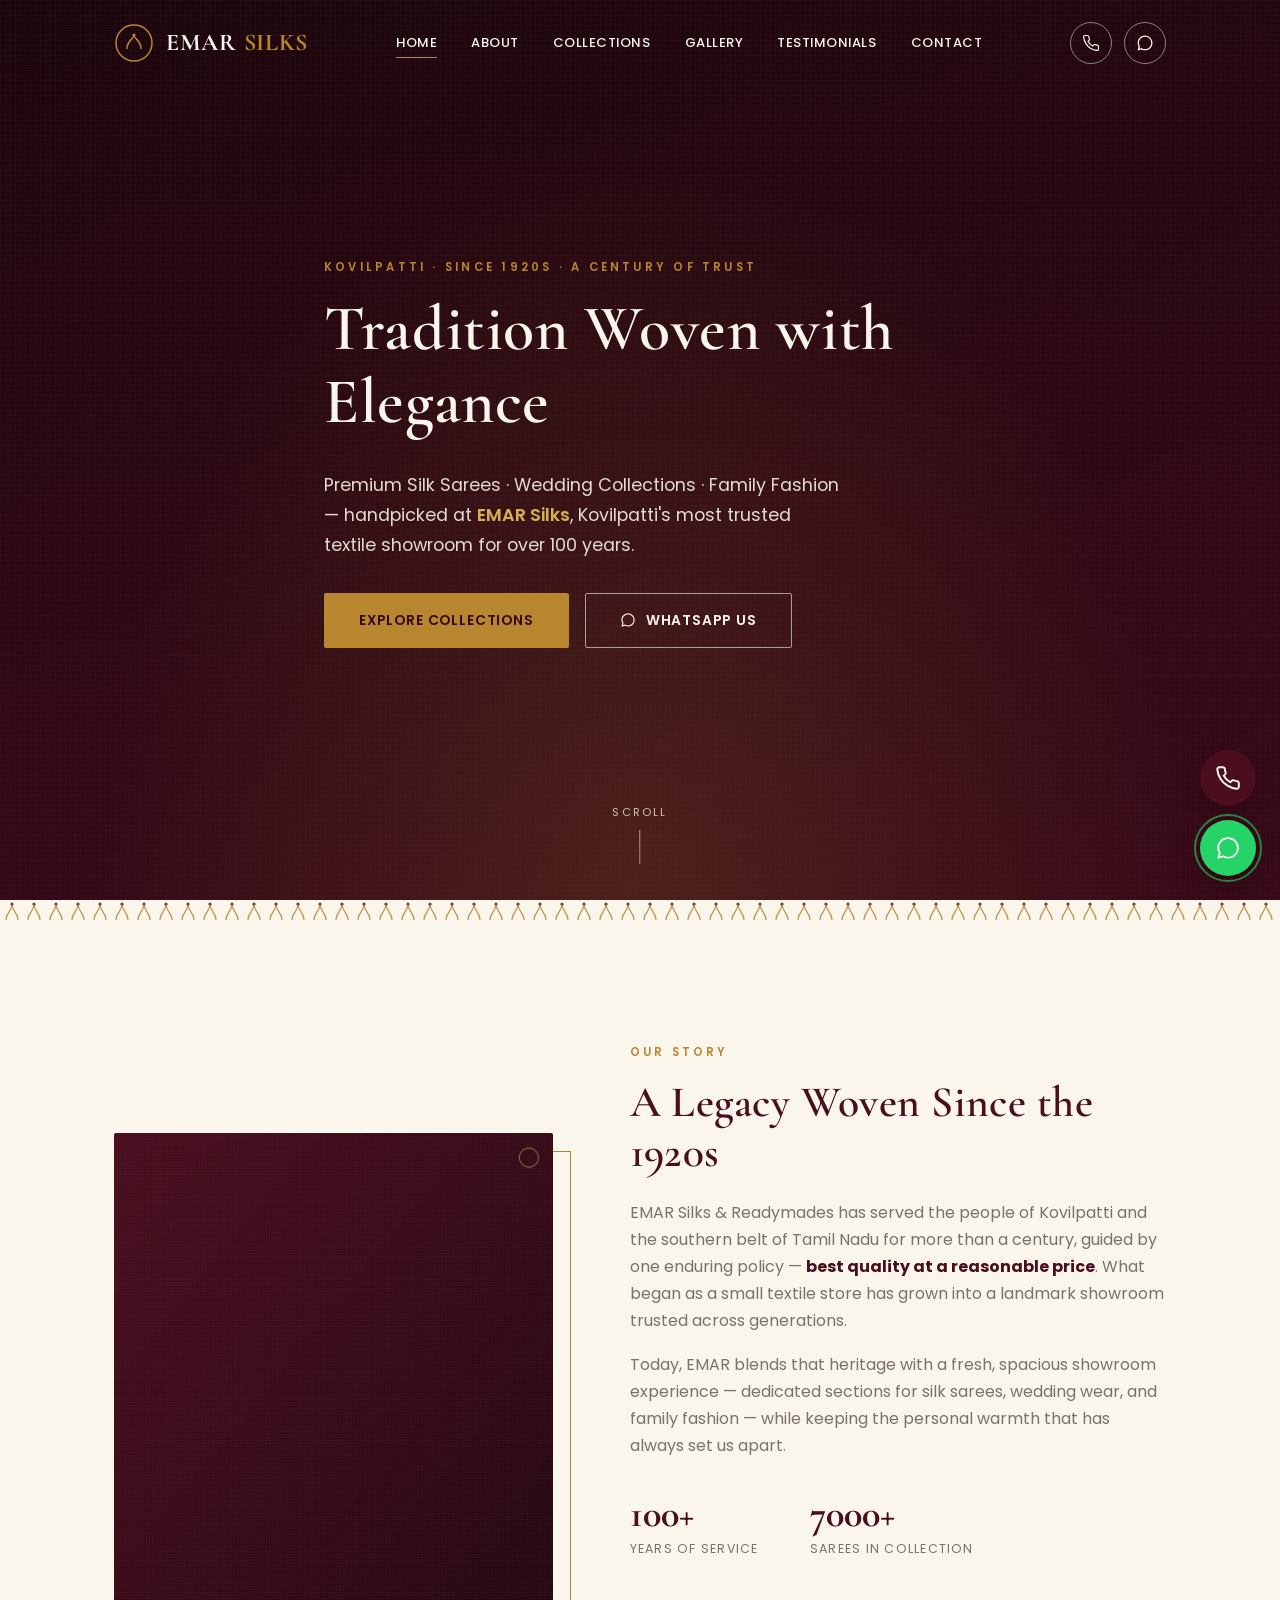
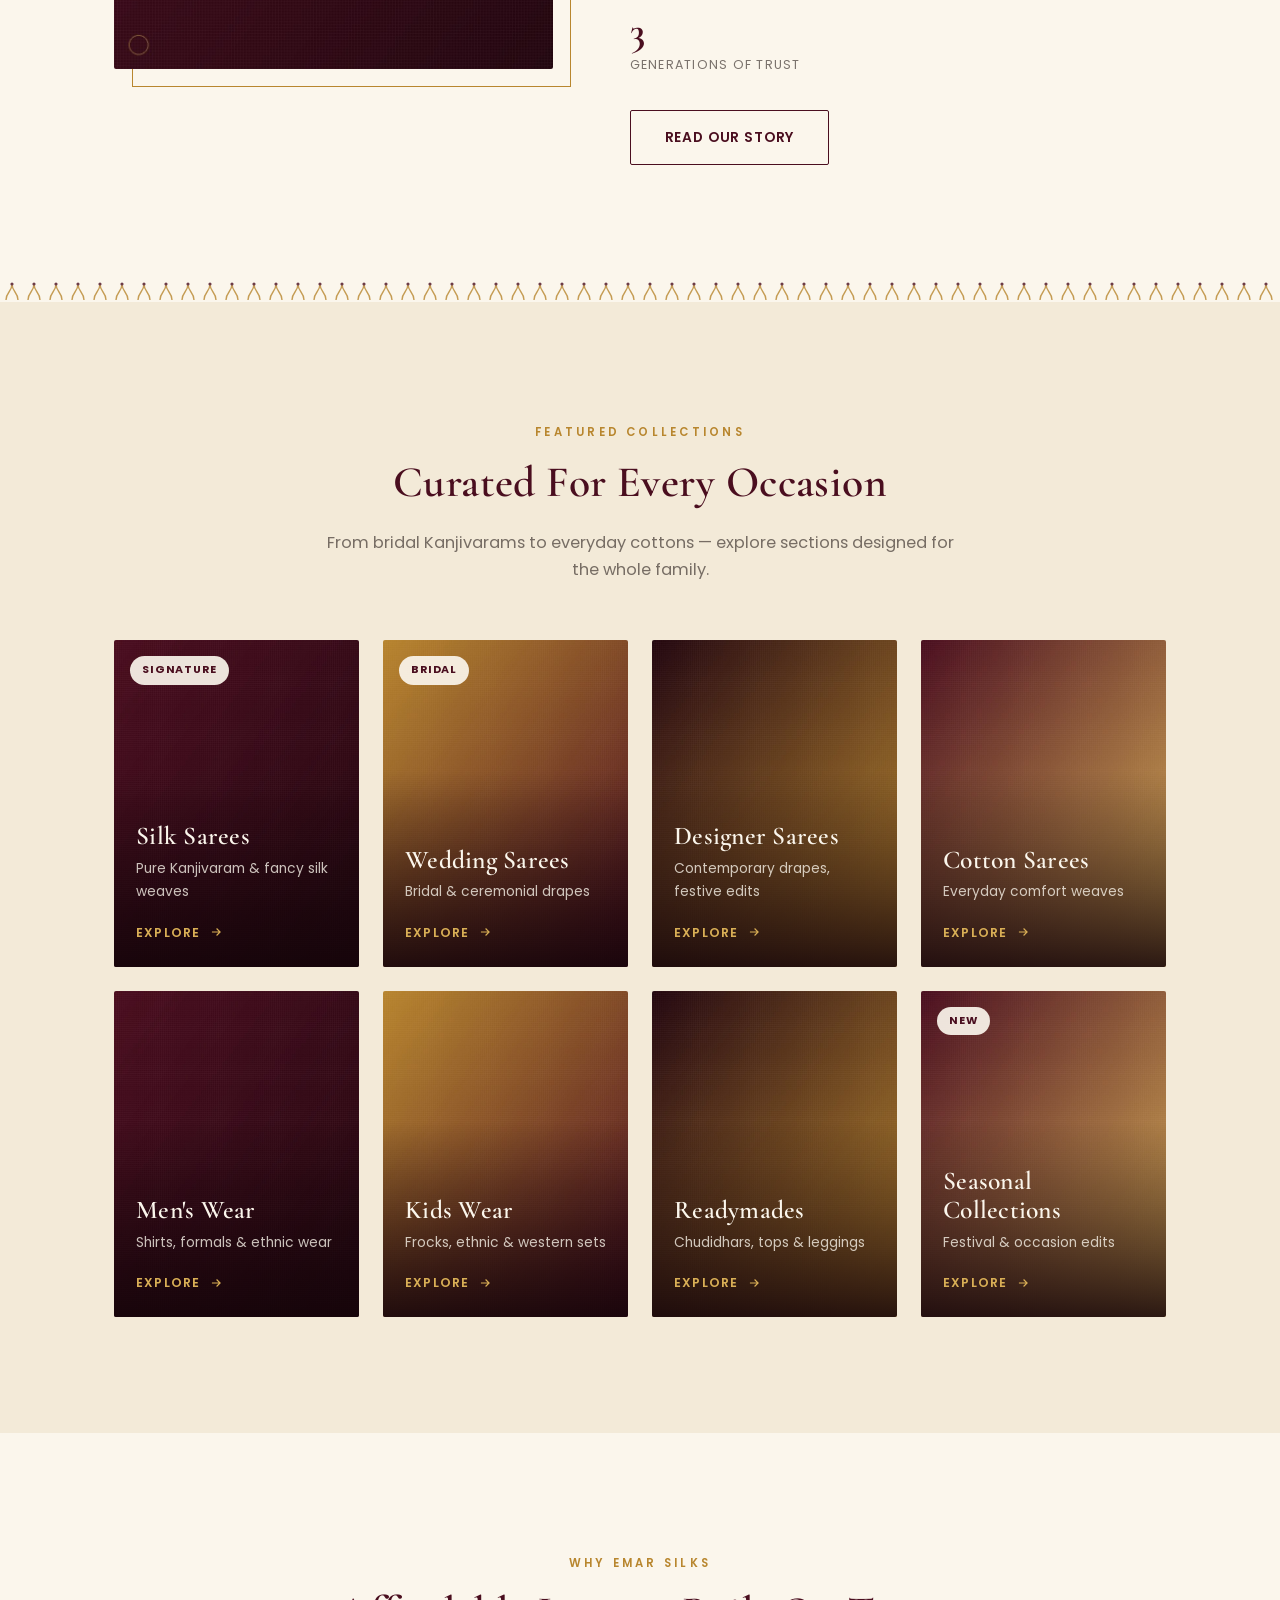
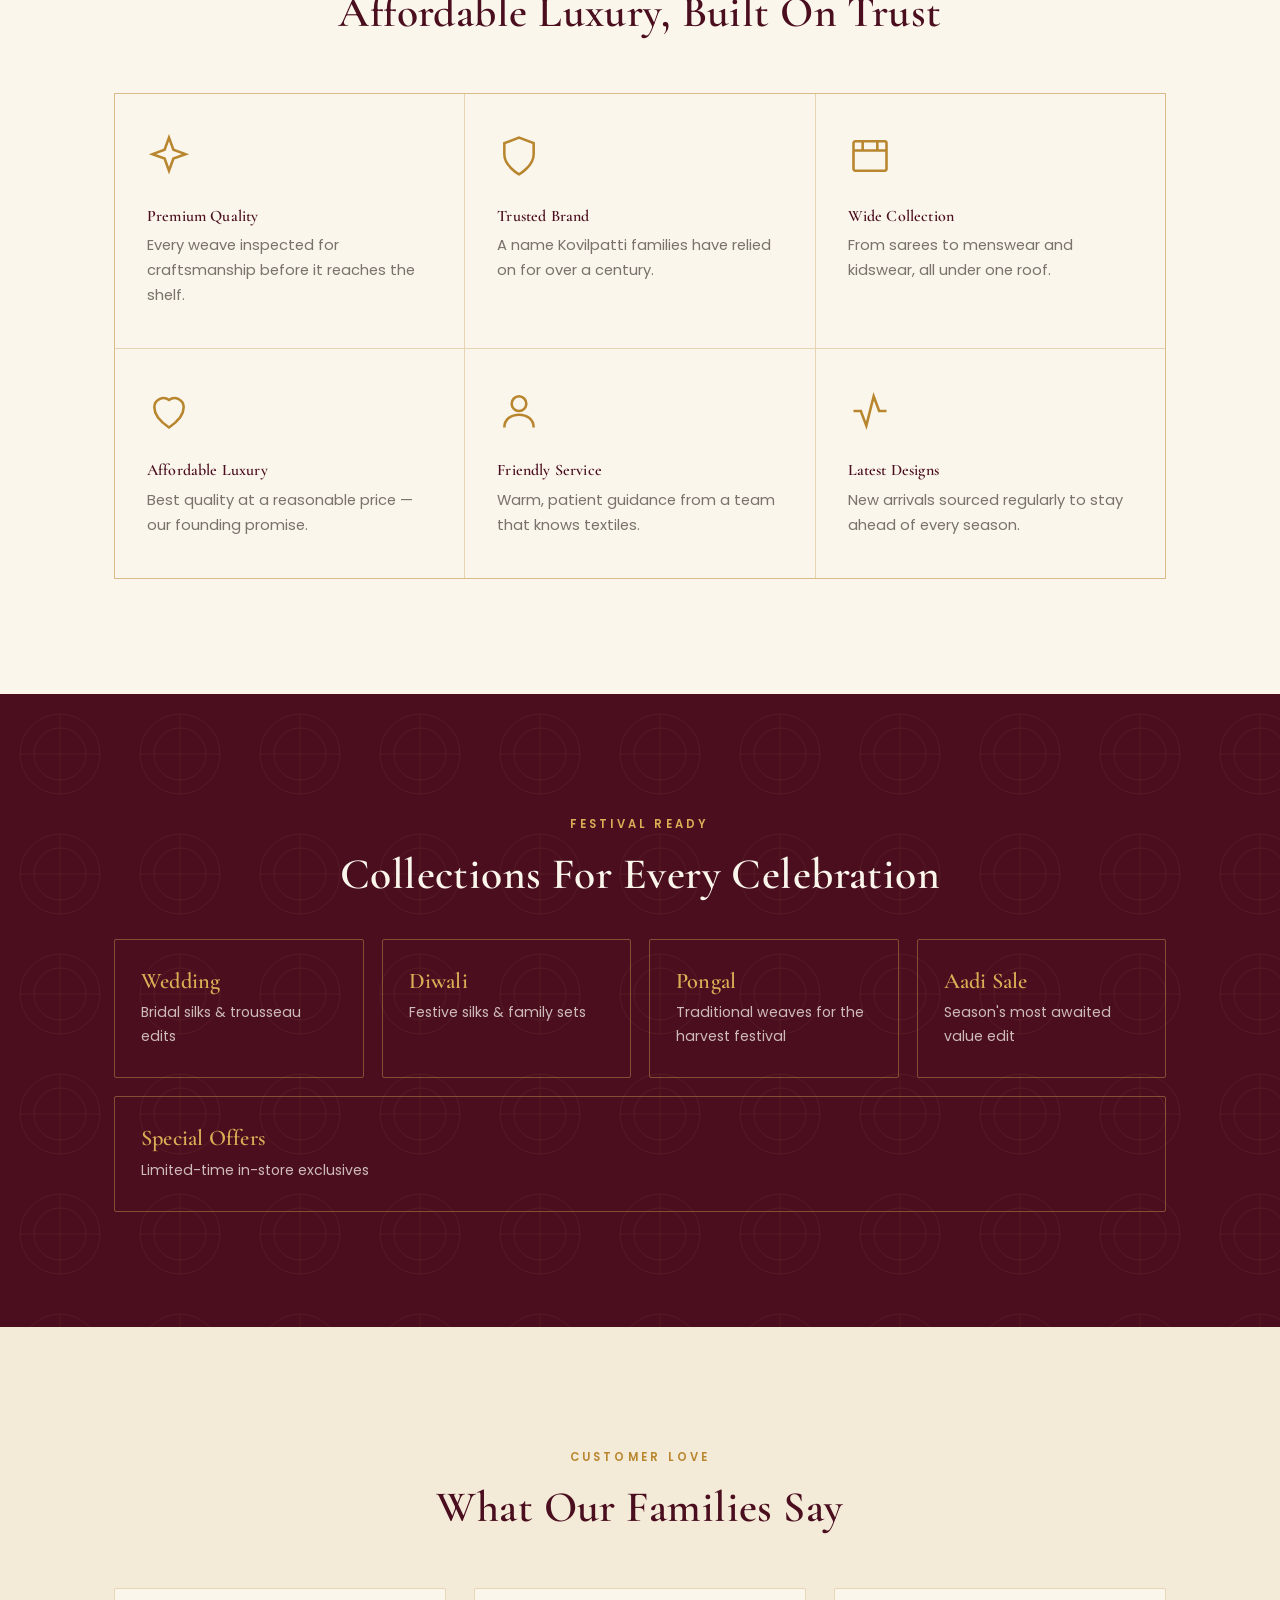
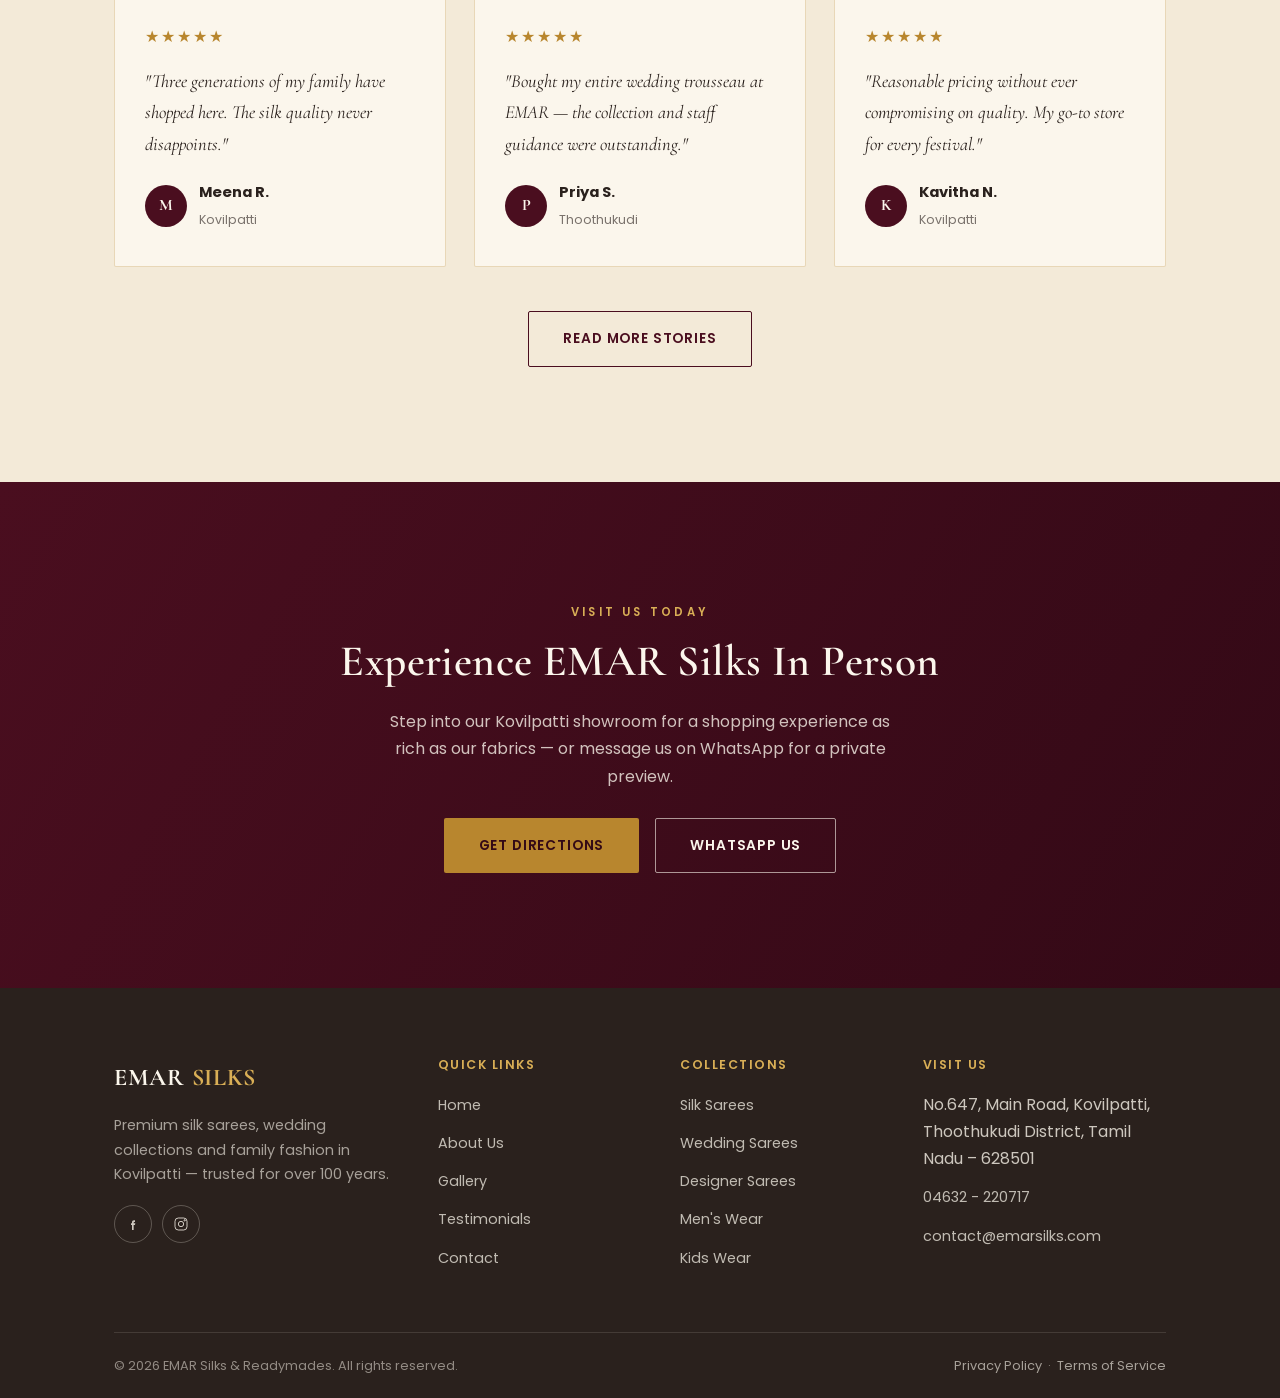
<file: index.html>
<!DOCTYPE html>
<html lang="en">
<head>
<meta charset="UTF-8">
<meta name="viewport" content="width=device-width, initial-scale=1.0">
<title>EMAR SILKS | Premium Textile Showroom in Kovilpatti, Tamil Nadu</title>
<meta name="description" content="EMAR Silks & Readymades — premium silk sarees, wedding collections, designer sarees and family fashion in Kovilpatti, Tamil Nadu. Serving the region for over 100 years.">
<meta name="keywords" content="silk sarees Kovilpatti, wedding sarees Tamil Nadu, EMAR Silks, pattu sarees Kovilpatti, designer sarees, readymades Kovilpatti">
<link rel="canonical" href="https://www.emarsilks.com/">

<meta property="og:type" content="website">
<meta property="og:title" content="EMAR SILKS | Premium Textile Showroom in Kovilpatti">
<meta property="og:description" content="Premium Silk Sarees, Wedding Collections, Family Fashion &amp; Designer Sarees in Kovilpatti — trusted for over 100 years.">
<meta property="og:image" content="https://emarsilks---premium.pages.dev/assets/images/hero-saree.jpg">
<meta property="og:url" content="https://www.emarsilks.com/">
<meta name="twitter:card" content="summary_large_image">
<meta name="twitter:title" content="EMAR SILKS | Premium Textile Showroom in Kovilpatti">
<meta name="twitter:description" content="Premium Silk Sarees, Wedding Collections, Family Fashion &amp; Designer Sarees in Kovilpatti.">
<meta name="twitter:image" content="https://emarsilks---premium.pages.dev/assets/images/hero-saree.jpg">

<link rel="icon" href="favicon.png" type="image/png">
<link rel="apple-touch-icon" href="assets/icons/favicon-180.png">

<link rel="preconnect" href="https://fonts.googleapis.com">
<link rel="preconnect" href="https://fonts.gstatic.com" crossorigin>
<link href="https://fonts.googleapis.com/css2?family=Cormorant+Garamond:wght@500;600;700&family=Poppins:wght@300;400;500;600;700&display=swap" rel="stylesheet">
<link rel="stylesheet" href="css/style.css">

<script type="application/ld+json">
{
  "@context": "https://schema.org",
  "@type": "ClothingStore",
  "name": "EMAR SILKS & Readymades",
  "image": "https://www.emarsilks.com/assets/images/hero-saree.jpg",
  "@id": "https://www.emarsilks.com/",
  "url": "https://www.emarsilks.com/",
  "telephone": "+91-4632-220717",
  "priceRange": "$$",
  "address": {
    "@type": "PostalAddress",
    "streetAddress": "No.647, Main Road",
    "addressLocality": "Kovilpatti",
    "addressRegion": "Tamil Nadu",
    "postalCode": "628501",
    "addressCountry": "IN"
  },
  "sameAs": ["https://www.facebook.com/Emarsilks-1768738646747680/"]
}
</script>
</head>
<body>

<div class="page-loader"><svg class="loader-mark" viewBox="0 0 50 50"><circle cx="25" cy="25" r="20" fill="none" stroke="currentColor" stroke-width="3" stroke-dasharray="90 60" stroke-linecap="round"/></svg></div>

<!-- ============ HEADER ============ -->
<header class="site-header">
  <div class="container">
    <a href="index.html" class="brand">
      <svg class="brand-mark" viewBox="0 0 40 40" fill="none"><circle cx="20" cy="20" r="18" stroke="#B8862E" stroke-width="1.5"/><path d="M13 26c0-8 5-9 7-13 2 4 7 5 7 13" stroke="#B8862E" stroke-width="1.5"/><circle cx="20" cy="12" r="1.6" fill="#B8862E"/></svg>
      <span class="brand-text">EMAR <span>SILKS</span></span>
    </a>
    <nav class="main-nav">
      <a href="index.html">Home</a>
      <a href="about.html">About</a>
      <a href="collections.html">Collections</a>
      <a href="gallery.html">Gallery</a>
      <a href="testimonials.html">Testimonials</a>
      <a href="contact.html">Contact</a>
    </nav>
    <div class="header-actions">
      <a href="tel:+9104632220717" class="icon-btn search-hide" aria-label="Call EMAR Silks" data-call>
        <svg viewBox="0 0 24 24" fill="none" stroke="currentColor" stroke-width="1.6"><path d="M22 16.92v3a2 2 0 0 1-2.18 2 19.79 19.79 0 0 1-8.63-3.07 19.5 19.5 0 0 1-6-6 19.79 19.79 0 0 1-3.07-8.67A2 2 0 0 1 4.11 2h3a2 2 0 0 1 2 1.72c.127.96.361 1.903.7 2.81a2 2 0 0 1-.45 2.11L8.09 9.91a16 16 0 0 0 6 6l1.27-1.27a2 2 0 0 1 2.11-.45c.907.339 1.85.573 2.81.7A2 2 0 0 1 22 16.92z"/></svg>
      </a>
      <a href="#" class="icon-btn" aria-label="WhatsApp Us" data-whatsapp data-whatsapp-msg="Vanakkam EMAR Silks! I would like to know more about your saree collections.">
        <svg viewBox="0 0 24 24" fill="currentColor"><path d="M12.04 2C6.58 2 2.13 6.45 2.13 11.91c0 1.71.45 3.38 1.3 4.85L2.05 22l5.36-1.4a9.9 9.9 0 0 0 4.63 1.18h.01c5.46 0 9.91-4.45 9.91-9.91 0-2.65-1.03-5.14-2.9-7.01A9.87 9.87 0 0 0 12.04 2zm0 18.13c-1.45 0-2.87-.39-4.1-1.13l-.29-.17-3.18.83.85-3.1-.19-.32a8.18 8.18 0 0 1-1.26-4.33c0-4.52 3.68-8.2 8.2-8.2 2.19 0 4.25.85 5.8 2.4a8.15 8.15 0 0 1 2.4 5.8c0 4.52-3.68 8.22-8.23 8.22z"/></svg>
      </a>
    </div>
    <button class="nav-toggle" aria-label="Toggle menu"><span></span></button>
  </div>
</header>

<!-- ============ HERO ============ -->
<section class="hero">
  <div class="container hero-content">
    <span class="eyebrow">Kovilpatti · Since 1920s · A Century Of Trust</span>
    <h1>Tradition Woven with Elegance</h1>
    <p class="hero-sub">Premium Silk Sarees &middot; Wedding Collections &middot; Family Fashion — handpicked at <strong>EMAR Silks</strong>, Kovilpatti's most trusted textile showroom for over 100 years.</p>
    <div class="hero-actions">
      <a href="collections.html" class="btn btn-gold">Explore Collections</a>
      <a href="#" class="btn btn-outline" data-whatsapp data-whatsapp-msg="Vanakkam EMAR Silks! I would like to know more about your saree collections.">
        <svg viewBox="0 0 24 24" fill="currentColor"><path d="M12.04 2C6.58 2 2.13 6.45 2.13 11.91c0 1.71.45 3.38 1.3 4.85L2.05 22l5.36-1.4a9.9 9.9 0 0 0 4.63 1.18h.01c5.46 0 9.91-4.45 9.91-9.91 0-2.65-1.03-5.14-2.9-7.01A9.87 9.87 0 0 0 12.04 2zm0 18.13c-1.45 0-2.87-.39-4.1-1.13l-.29-.17-3.18.83.85-3.1-.19-.32a8.18 8.18 0 0 1-1.26-4.33c0-4.52 3.68-8.2 8.2-8.2 2.19 0 4.25.85 5.8 2.4a8.15 8.15 0 0 1 2.4 5.8c0 4.52-3.68 8.22-8.23 8.22z"/></svg>
        WhatsApp Us
      </a>
    </div>
  </div>
  <div class="hero-scroll"><span>Scroll</span><span class="line"></span></div>
</section>

<div class="temple-divider" role="presentation"></div>

<!-- ============ ABOUT TEASER ============ -->
<section>
  <div class="container about-grid">
    <div class="about-media reveal">
      <div class="frame"></div>
      <img src="assets/images/about-1.jpg" alt="Inside EMAR Silks showroom in Kovilpatti" loading="lazy" width="900" height="1100">
    </div>
    <div class="reveal">
      <span class="eyebrow">Our Story</span>
      <h2>A Legacy Woven Since the 1920s</h2>
      <p>EMAR Silks &amp; Readymades has served the people of Kovilpatti and the southern belt of Tamil Nadu for more than a century, guided by one enduring policy — <strong style="color:var(--wine)">best quality at a reasonable price</strong>. What began as a small textile store has grown into a landmark showroom trusted across generations.</p>
      <p>Today, EMAR blends that heritage with a fresh, spacious showroom experience — dedicated sections for silk sarees, wedding wear, and family fashion — while keeping the personal warmth that has always set us apart.</p>
      <div class="stat-row">
        <div class="stat"><b>100+</b><span>Years Of Service</span></div>
        <div class="stat"><b>7000+</b><span>Sarees In Collection</span></div>
        <div class="stat"><b>3</b><span>Generations Of Trust</span></div>
      </div>
      <a href="about.html" class="btn btn-outline-dark" style="margin-top:32px;">Read Our Story</a>
    </div>
  </div>
</section>

<div class="temple-divider" role="presentation"></div>

<!-- ============ FEATURED COLLECTIONS ============ -->
<section class="section-alt">
  <div class="container">
    <div class="section-head reveal">
      <span class="eyebrow">Featured Collections</span>
      <h2>Curated For Every Occasion</h2>
      <p>From bridal Kanjivarams to everyday cottons — explore sections designed for the whole family.</p>
    </div>
    <div class="grid-cards reveal-stagger">
      <a href="collections.html#silk-sarees" class="card"><img src="assets/images/silk-sarees.jpg" alt="Silk Sarees collection" loading="lazy"><span class="card-tag">Signature</span><div class="card-body"><h3>Silk Sarees</h3><p>Pure Kanjivaram &amp; fancy silk weaves</p><span class="card-link">Explore <svg viewBox="0 0 24 24" fill="none" stroke="currentColor" stroke-width="2"><path d="M5 12h14M13 6l6 6-6 6"/></svg></span></div></a>
      <a href="collections.html#wedding" class="card"><img src="assets/images/wedding-sarees.jpg" alt="Wedding Sarees collection" loading="lazy"><span class="card-tag">Bridal</span><div class="card-body"><h3>Wedding Sarees</h3><p>Bridal &amp; ceremonial drapes</p><span class="card-link">Explore <svg viewBox="0 0 24 24" fill="none" stroke="currentColor" stroke-width="2"><path d="M5 12h14M13 6l6 6-6 6"/></svg></span></div></a>
      <a href="collections.html#designer" class="card"><img src="assets/images/designer-sarees.jpg" alt="Designer Sarees collection" loading="lazy"><div class="card-body"><h3>Designer Sarees</h3><p>Contemporary drapes, festive edits</p><span class="card-link">Explore <svg viewBox="0 0 24 24" fill="none" stroke="currentColor" stroke-width="2"><path d="M5 12h14M13 6l6 6-6 6"/></svg></span></div></a>
      <a href="collections.html#cotton" class="card"><img src="assets/images/cotton-sarees.jpg" alt="Cotton Sarees collection" loading="lazy"><div class="card-body"><h3>Cotton Sarees</h3><p>Everyday comfort weaves</p><span class="card-link">Explore <svg viewBox="0 0 24 24" fill="none" stroke="currentColor" stroke-width="2"><path d="M5 12h14M13 6l6 6-6 6"/></svg></span></div></a>
      <a href="collections.html#mens" class="card"><img src="assets/images/mens-wear.jpg" alt="Men's Wear collection" loading="lazy"><div class="card-body"><h3>Men's Wear</h3><p>Shirts, formals &amp; ethnic wear</p><span class="card-link">Explore <svg viewBox="0 0 24 24" fill="none" stroke="currentColor" stroke-width="2"><path d="M5 12h14M13 6l6 6-6 6"/></svg></span></div></a>
      <a href="collections.html#kids" class="card"><img src="assets/images/kids-wear.jpg" alt="Kids Wear collection" loading="lazy"><div class="card-body"><h3>Kids Wear</h3><p>Frocks, ethnic &amp; western sets</p><span class="card-link">Explore <svg viewBox="0 0 24 24" fill="none" stroke="currentColor" stroke-width="2"><path d="M5 12h14M13 6l6 6-6 6"/></svg></span></div></a>
      <a href="collections.html#readymades" class="card"><img src="assets/images/readymades.jpg" alt="Readymades collection" loading="lazy"><div class="card-body"><h3>Readymades</h3><p>Chudidhars, tops &amp; leggings</p><span class="card-link">Explore <svg viewBox="0 0 24 24" fill="none" stroke="currentColor" stroke-width="2"><path d="M5 12h14M13 6l6 6-6 6"/></svg></span></div></a>
      <a href="collections.html#seasonal" class="card"><img src="assets/images/seasonal.jpg" alt="Seasonal Collections" loading="lazy"><span class="card-tag">New</span><div class="card-body"><h3>Seasonal Collections</h3><p>Festival &amp; occasion edits</p><span class="card-link">Explore <svg viewBox="0 0 24 24" fill="none" stroke="currentColor" stroke-width="2"><path d="M5 12h14M13 6l6 6-6 6"/></svg></span></div></a>
    </div>
  </div>
</section>

<!-- ============ WHY CHOOSE US ============ -->
<section>
  <div class="container">
    <div class="section-head reveal">
      <span class="eyebrow">Why EMAR Silks</span>
      <h2>Affordable Luxury, Built On Trust</h2>
    </div>
    <div class="why-grid reveal-stagger">
      <div class="why-item">
        <svg class="why-icon" viewBox="0 0 24 24" fill="none" stroke="currentColor" stroke-width="1.4"><path d="M12 2l2.4 6.6L21 11l-6.6 2.4L12 20l-2.4-6.6L3 11l6.6-2.4z"/></svg>
        <h4>Premium Quality</h4><p>Every weave inspected for craftsmanship before it reaches the shelf.</p>
      </div>
      <div class="why-item">
        <svg class="why-icon" viewBox="0 0 24 24" fill="none" stroke="currentColor" stroke-width="1.4"><path d="M12 22s8-4.5 8-11V5l-8-3-8 3v6c0 6.5 8 11 8 11z"/></svg>
        <h4>Trusted Brand</h4><p>A name Kovilpatti families have relied on for over a century.</p>
      </div>
      <div class="why-item">
        <svg class="why-icon" viewBox="0 0 24 24" fill="none" stroke="currentColor" stroke-width="1.4"><rect x="3" y="4" width="18" height="16" rx="1"/><path d="M3 9h18M8 4v5M16 4v5"/></svg>
        <h4>Wide Collection</h4><p>From sarees to menswear and kidswear, all under one roof.</p>
      </div>
      <div class="why-item">
        <svg class="why-icon" viewBox="0 0 24 24" fill="none" stroke="currentColor" stroke-width="1.4"><path d="M12 21c-4.5-3-8-6.5-8-11a5 5 0 0 1 8-4 5 5 0 0 1 8 4c0 4.5-3.5 8-8 11z"/></svg>
        <h4>Affordable Luxury</h4><p>Best quality at a reasonable price — our founding promise.</p>
      </div>
      <div class="why-item">
        <svg class="why-icon" viewBox="0 0 24 24" fill="none" stroke="currentColor" stroke-width="1.4"><circle cx="12" cy="8" r="4"/><path d="M4 21c0-4.4 3.6-7 8-7s8 2.6 8 7"/></svg>
        <h4>Friendly Service</h4><p>Warm, patient guidance from a team that knows textiles.</p>
      </div>
      <div class="why-item">
        <svg class="why-icon" viewBox="0 0 24 24" fill="none" stroke="currentColor" stroke-width="1.4"><path d="M3 12h4l3 8 4-16 3 8h4"/></svg>
        <h4>Latest Designs</h4><p>New arrivals sourced regularly to stay ahead of every season.</p>
      </div>
    </div>
  </div>
</section>

<!-- ============ FESTIVAL COLLECTIONS ============ -->
<section class="festival">
  <div class="container">
    <div class="section-head reveal" style="margin-bottom:40px;">
      <span class="eyebrow" style="color:var(--gold-bright)">Festival Ready</span>
      <h2 style="color:var(--ivory)">Collections For Every Celebration</h2>
    </div>
    <div class="festival-row reveal-stagger">
      <div class="festival-chip"><h4>Wedding</h4><p>Bridal silks &amp; trousseau edits</p></div>
      <div class="festival-chip"><h4>Diwali</h4><p>Festive silks &amp; family sets</p></div>
      <div class="festival-chip"><h4>Pongal</h4><p>Traditional weaves for the harvest festival</p></div>
      <div class="festival-chip"><h4>Aadi Sale</h4><p>Season's most awaited value edit</p></div>
      <div class="festival-chip"><h4>Special Offers</h4><p>Limited-time in-store exclusives</p></div>
    </div>
  </div>
</section>

<!-- ============ TESTIMONIALS TEASER ============ -->
<section class="section-alt">
  <div class="container">
    <div class="section-head reveal">
      <span class="eyebrow">Customer Love</span>
      <h2>What Our Families Say</h2>
    </div>
    <div class="t-grid reveal-stagger">
      <div class="t-card">
        <div class="t-stars">★★★★★</div>
        <p class="t-quote">"Three generations of my family have shopped here. The silk quality never disappoints."</p>
        <div class="t-who"><div class="t-avatar">M</div><div><b>Meena R.</b><span>Kovilpatti</span></div></div>
      </div>
      <div class="t-card">
        <div class="t-stars">★★★★★</div>
        <p class="t-quote">"Bought my entire wedding trousseau at EMAR — the collection and staff guidance were outstanding."</p>
        <div class="t-who"><div class="t-avatar">P</div><div><b>Priya S.</b><span>Thoothukudi</span></div></div>
      </div>
      <div class="t-card">
        <div class="t-stars">★★★★★</div>
        <p class="t-quote">"Reasonable pricing without ever compromising on quality. My go-to store for every festival."</p>
        <div class="t-who"><div class="t-avatar">K</div><div><b>Kavitha N.</b><span>Kovilpatti</span></div></div>
      </div>
    </div>
    <div class="text-center" style="margin-top:44px;"><a href="testimonials.html" class="btn btn-outline-dark">Read More Stories</a></div>
  </div>
</section>

<!-- ============ CTA BAND ============ -->
<section class="cta-band">
  <div class="container reveal">
    <span class="eyebrow">Visit Us Today</span>
    <h2>Experience EMAR Silks In Person</h2>
    <p style="color:rgba(251,246,236,.78); max-width:520px; margin:0 auto;">Step into our Kovilpatti showroom for a shopping experience as rich as our fabrics — or message us on WhatsApp for a private preview.</p>
    <div class="cta-actions">
      <a href="contact.html" class="btn btn-gold">Get Directions</a>
      <a href="#" class="btn btn-outline" data-whatsapp data-whatsapp-msg="Vanakkam EMAR Silks! I would like to visit your showroom.">WhatsApp Us</a>
    </div>
  </div>
</section>

<!-- ============ FOOTER ============ -->
<footer class="site-footer">
  <div class="container">
    <div class="footer-grid">
      <div class="footer-brand">
        <span class="brand-text">EMAR <span style="color:var(--gold-bright)">SILKS</span></span>
        <p>Premium silk sarees, wedding collections and family fashion in Kovilpatti — trusted for over 100 years.</p>
        <div class="footer-social">
          <a href="https://www.facebook.com/Emarsilks-1768738646747680/" aria-label="Facebook" target="_blank" rel="noopener"><svg viewBox="0 0 24 24" fill="currentColor"><path d="M13.5 9H15V6.5h-1.5C11.6 6.5 10.5 7.6 10.5 9.5V11H9v2.5h1.5V21H13v-7.5h2l.5-2.5h-2.5v-1c0-.6.4-1 1-1z"/></svg></a>
          <a href="#" aria-label="Instagram"><svg viewBox="0 0 24 24" fill="none" stroke="currentColor" stroke-width="1.5"><rect x="3" y="3" width="18" height="18" rx="5"/><circle cx="12" cy="12" r="4"/><circle cx="17.5" cy="6.5" r="1"/></svg></a>
        </div>
      </div>
      <div class="footer-col">
        <h4>Quick Links</h4>
        <ul><li><a href="index.html">Home</a></li><li><a href="about.html">About Us</a></li><li><a href="gallery.html">Gallery</a></li><li><a href="testimonials.html">Testimonials</a></li><li><a href="contact.html">Contact</a></li></ul>
      </div>
      <div class="footer-col">
        <h4>Collections</h4>
        <ul><li><a href="collections.html#silk-sarees">Silk Sarees</a></li><li><a href="collections.html#wedding">Wedding Sarees</a></li><li><a href="collections.html#designer">Designer Sarees</a></li><li><a href="collections.html#mens">Men's Wear</a></li><li><a href="collections.html#kids">Kids Wear</a></li></ul>
      </div>
      <div class="footer-col">
        <h4>Visit Us</h4>
        <ul>
          <li>No.647, Main Road, Kovilpatti,<br>Thoothukudi District, Tamil Nadu – 628501</li>
          <li><a href="tel:+9104632220717">04632 - 220717</a></li>
          <li><a href="mailto:contact@emarsilks.com">contact@emarsilks.com</a></li>
        </ul>
      </div>
    </div>
    <div class="footer-bottom">
      <span>&copy; <span class="current-year">2026</span> EMAR Silks &amp; Readymades. All rights reserved.</span>
      <span><a href="privacy.html">Privacy Policy</a> &nbsp;·&nbsp; <a href="terms.html">Terms of Service</a></span>
    </div>
  </div>
</footer>

<!-- ============ FLOATING ACTIONS ============ -->
<div class="floating-actions">
  <button class="fab scroll-top" aria-label="Scroll to top"><svg viewBox="0 0 24 24" fill="none" stroke="currentColor" stroke-width="2"><path d="M12 19V5M5 12l7-7 7 7"/></svg></button>
  <a href="tel:+9104632220717" class="fab fab-call" aria-label="Call EMAR Silks" data-call><svg viewBox="0 0 24 24" fill="none" stroke="currentColor" stroke-width="1.8"><path d="M22 16.92v3a2 2 0 0 1-2.18 2 19.79 19.79 0 0 1-8.63-3.07 19.5 19.5 0 0 1-6-6 19.79 19.79 0 0 1-3.07-8.67A2 2 0 0 1 4.11 2h3a2 2 0 0 1 2 1.72c.127.96.361 1.903.7 2.81a2 2 0 0 1-.45 2.11L8.09 9.91a16 16 0 0 0 6 6l1.27-1.27a2 2 0 0 1 2.11-.45c.907.339 1.85.573 2.81.7A2 2 0 0 1 22 16.92z"/></svg></a>
  <a href="#" class="fab fab-whatsapp" aria-label="WhatsApp EMAR Silks" data-whatsapp data-whatsapp-msg="Vanakkam EMAR Silks! I would like to know more about your saree collections."><svg viewBox="0 0 24 24" fill="currentColor"><path d="M12.04 2C6.58 2 2.13 6.45 2.13 11.91c0 1.71.45 3.38 1.3 4.85L2.05 22l5.36-1.4a9.9 9.9 0 0 0 4.63 1.18h.01c5.46 0 9.91-4.45 9.91-9.91 0-2.65-1.03-5.14-2.9-7.01A9.87 9.87 0 0 0 12.04 2zm0 18.13c-1.45 0-2.87-.39-4.1-1.13l-.29-.17-3.18.83.85-3.1-.19-.32a8.18 8.18 0 0 1-1.26-4.33c0-4.52 3.68-8.2 8.2-8.2 2.19 0 4.25.85 5.8 2.4a8.15 8.15 0 0 1 2.4 5.8c0 4.52-3.68 8.22-8.23 8.22z"/></svg></a>
</div>

<script src="js/main.js"></script>
</body>
</html>
</file>
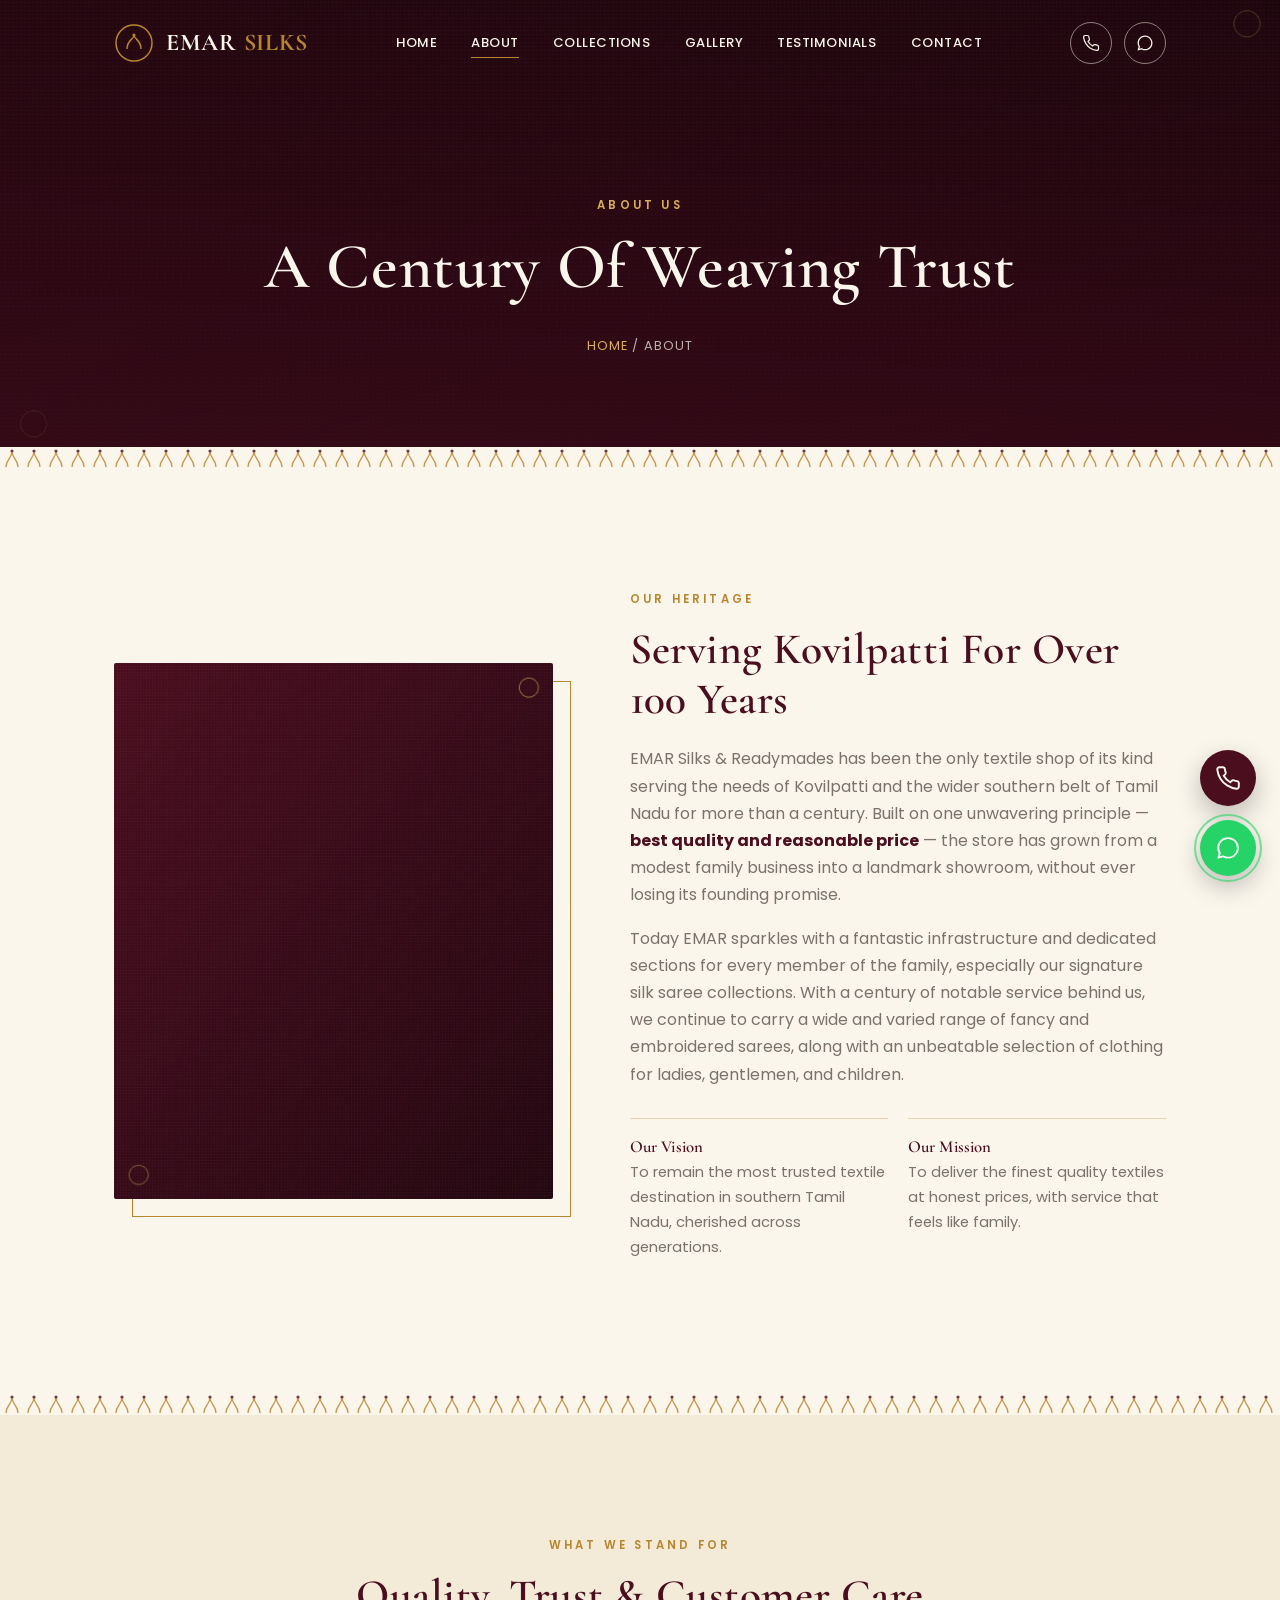
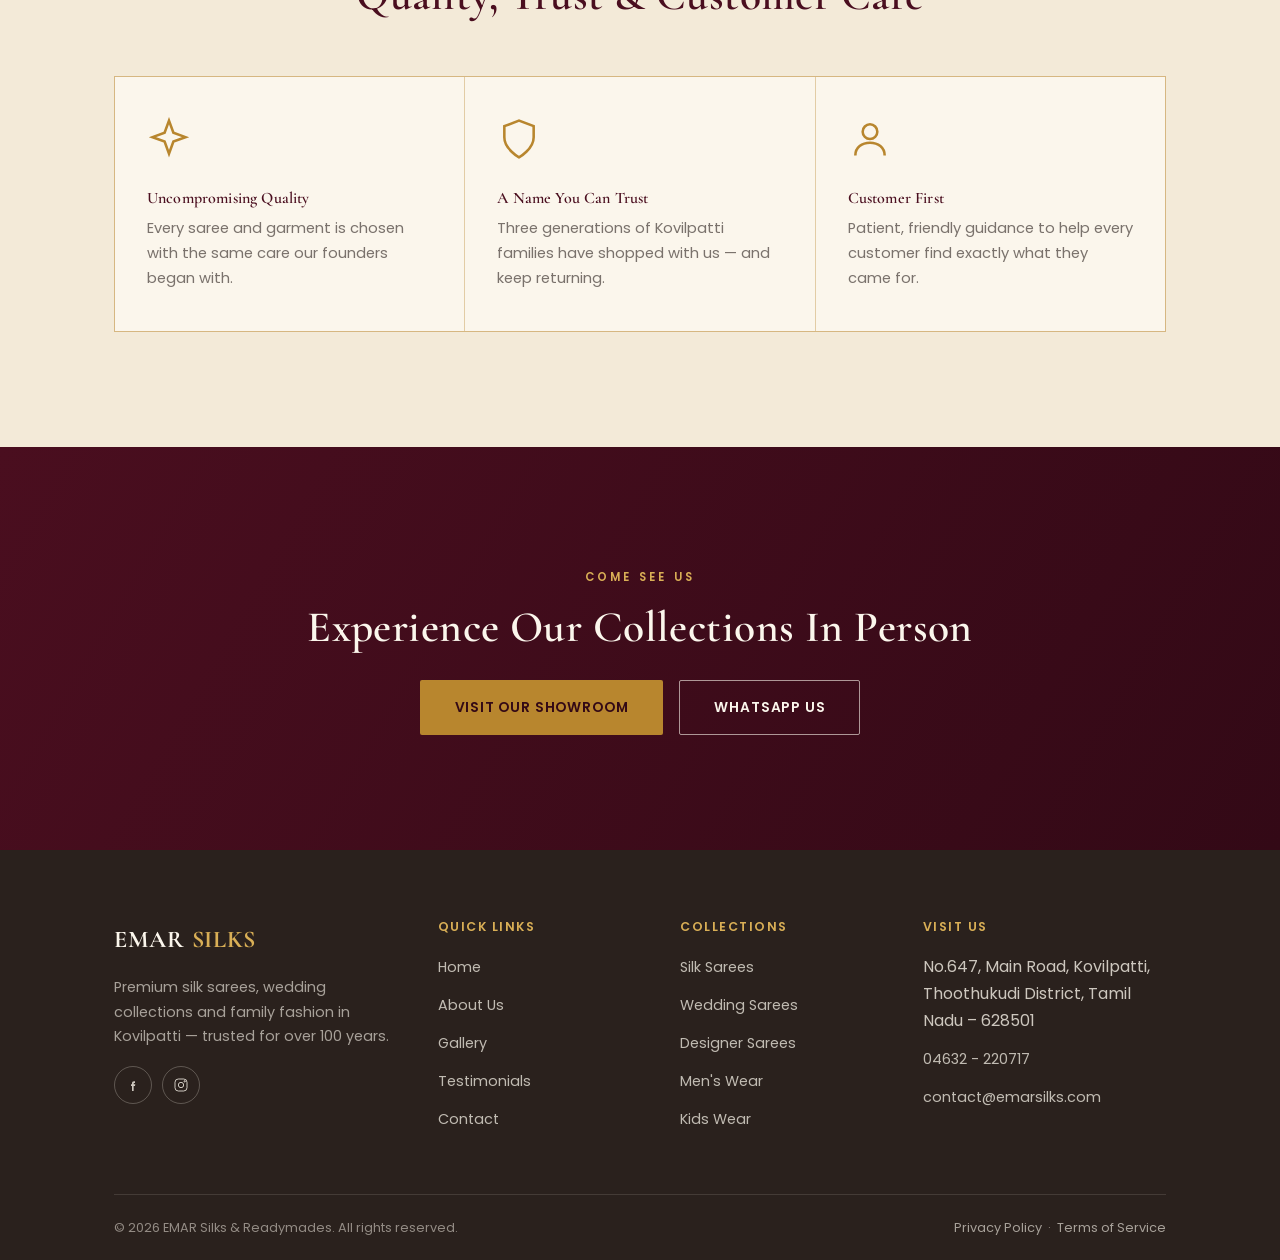
<file: about.html>
<!DOCTYPE html>
<html lang="en">
<head>
<meta charset="UTF-8">
<meta name="viewport" content="width=device-width, initial-scale=1.0">
<title>About Us | EMAR SILKS — Kovilpatti's Heritage Textile Showroom</title>
<meta name="description" content="Discover the story of EMAR Silks — over 100 years of trust, quality and service to the people of Kovilpatti and southern Tamil Nadu.">
<link rel="canonical" href="https://www.emarsilks.com/about.html">
<meta property="og:title" content="About EMAR Silks">
<meta property="og:description" content="Over 100 years of heritage, quality and trust in Kovilpatti, Tamil Nadu.">
<meta property="og:image" content="https://emarsilks---premium.pages.dev/assets/images/about-1.jpg">
<meta name="twitter:card" content="summary_large_image">
<link rel="icon" href="favicon.png" type="image/png">
<link rel="apple-touch-icon" href="assets/icons/favicon-180.png">
<link rel="preconnect" href="https://fonts.googleapis.com">
<link rel="preconnect" href="https://fonts.gstatic.com" crossorigin>
<link href="https://fonts.googleapis.com/css2?family=Cormorant+Garamond:wght@500;600;700&family=Poppins:wght@300;400;500;600;700&display=swap" rel="stylesheet">
<link rel="stylesheet" href="css/style.css">
</head>
<body>
<div class="page-loader"><svg class="loader-mark" viewBox="0 0 50 50"><circle cx="25" cy="25" r="20" fill="none" stroke="currentColor" stroke-width="3" stroke-dasharray="90 60" stroke-linecap="round"/></svg></div>

<header class="site-header">
  <div class="container">
    <a href="index.html" class="brand">
      <svg class="brand-mark" viewBox="0 0 40 40" fill="none"><circle cx="20" cy="20" r="18" stroke="#B8862E" stroke-width="1.5"/><path d="M13 26c0-8 5-9 7-13 2 4 7 5 7 13" stroke="#B8862E" stroke-width="1.5"/><circle cx="20" cy="12" r="1.6" fill="#B8862E"/></svg>
      <span class="brand-text">EMAR <span>SILKS</span></span>
    </a>
    <nav class="main-nav">
      <a href="index.html">Home</a>
      <a href="about.html">About</a>
      <a href="collections.html">Collections</a>
      <a href="gallery.html">Gallery</a>
      <a href="testimonials.html">Testimonials</a>
      <a href="contact.html">Contact</a>
    </nav>
    <div class="header-actions">
      <a href="tel:+9104632220717" class="icon-btn search-hide" aria-label="Call EMAR Silks" data-call><svg viewBox="0 0 24 24" fill="none" stroke="currentColor" stroke-width="1.6"><path d="M22 16.92v3a2 2 0 0 1-2.18 2 19.79 19.79 0 0 1-8.63-3.07 19.5 19.5 0 0 1-6-6 19.79 19.79 0 0 1-3.07-8.67A2 2 0 0 1 4.11 2h3a2 2 0 0 1 2 1.72c.127.96.361 1.903.7 2.81a2 2 0 0 1-.45 2.11L8.09 9.91a16 16 0 0 0 6 6l1.27-1.27a2 2 0 0 1 2.11-.45c.907.339 1.85.573 2.81.7A2 2 0 0 1 22 16.92z"/></svg></a>
      <a href="#" class="icon-btn" aria-label="WhatsApp Us" data-whatsapp><svg viewBox="0 0 24 24" fill="currentColor"><path d="M12.04 2C6.58 2 2.13 6.45 2.13 11.91c0 1.71.45 3.38 1.3 4.85L2.05 22l5.36-1.4a9.9 9.9 0 0 0 4.63 1.18h.01c5.46 0 9.91-4.45 9.91-9.91 0-2.65-1.03-5.14-2.9-7.01A9.87 9.87 0 0 0 12.04 2zm0 18.13c-1.45 0-2.87-.39-4.1-1.13l-.29-.17-3.18.83.85-3.1-.19-.32a8.18 8.18 0 0 1-1.26-4.33c0-4.52 3.68-8.2 8.2-8.2 2.19 0 4.25.85 5.8 2.4a8.15 8.15 0 0 1 2.4 5.8c0 4.52-3.68 8.22-8.23 8.22z"/></svg></a>
    </div>
    <button class="nav-toggle" aria-label="Toggle menu"><span></span></button>
  </div>
</header>

<section class="page-hero">
  <div class="container">
    <span class="eyebrow" style="color:var(--gold-bright)">About Us</span>
    <h1>A Century Of Weaving Trust</h1>
    <div class="breadcrumb"><a href="index.html">Home</a> / About</div>
  </div>
</section>

<div class="temple-divider" role="presentation"></div>

<section>
  <div class="container about-grid">
    <div class="about-media reveal">
      <div class="frame"></div>
      <img src="assets/images/about-1.jpg" alt="EMAR Silks showroom interior" loading="lazy" width="900" height="1100">
    </div>
    <div class="reveal">
      <span class="eyebrow">Our Heritage</span>
      <h2>Serving Kovilpatti For Over 100 Years</h2>
      <p>EMAR Silks &amp; Readymades has been the only textile shop of its kind serving the needs of Kovilpatti and the wider southern belt of Tamil Nadu for more than a century. Built on one unwavering principle — <strong style="color:var(--wine)">best quality and reasonable price</strong> — the store has grown from a modest family business into a landmark showroom, without ever losing its founding promise.</p>
      <p>Today EMAR sparkles with a fantastic infrastructure and dedicated sections for every member of the family, especially our signature silk saree collections. With a century of notable service behind us, we continue to carry a wide and varied range of fancy and embroidered sarees, along with an unbeatable selection of clothing for ladies, gentlemen, and children.</p>
      <div class="pillars">
        <div class="pillar"><h4>Our Vision</h4><p>To remain the most trusted textile destination in southern Tamil Nadu, cherished across generations.</p></div>
        <div class="pillar"><h4>Our Mission</h4><p>To deliver the finest quality textiles at honest prices, with service that feels like family.</p></div>
      </div>
    </div>
  </div>
</section>

<div class="temple-divider" role="presentation"></div>

<section class="section-alt">
  <div class="container">
    <div class="section-head reveal">
      <span class="eyebrow">What We Stand For</span>
      <h2>Quality, Trust &amp; Customer Care</h2>
    </div>
    <div class="why-grid reveal-stagger">
      <div class="why-item">
        <svg class="why-icon" viewBox="0 0 24 24" fill="none" stroke="currentColor" stroke-width="1.4"><path d="M12 2l2.4 6.6L21 11l-6.6 2.4L12 20l-2.4-6.6L3 11l6.6-2.4z"/></svg>
        <h4>Uncompromising Quality</h4><p>Every saree and garment is chosen with the same care our founders began with.</p>
      </div>
      <div class="why-item">
        <svg class="why-icon" viewBox="0 0 24 24" fill="none" stroke="currentColor" stroke-width="1.4"><path d="M12 22s8-4.5 8-11V5l-8-3-8 3v6c0 6.5 8 11 8 11z"/></svg>
        <h4>A Name You Can Trust</h4><p>Three generations of Kovilpatti families have shopped with us — and keep returning.</p>
      </div>
      <div class="why-item">
        <svg class="why-icon" viewBox="0 0 24 24" fill="none" stroke="currentColor" stroke-width="1.4"><circle cx="12" cy="8" r="4"/><path d="M4 21c0-4.4 3.6-7 8-7s8 2.6 8 7"/></svg>
        <h4>Customer First</h4><p>Patient, friendly guidance to help every customer find exactly what they came for.</p>
      </div>
    </div>
  </div>
</section>

<section class="cta-band">
  <div class="container reveal">
    <span class="eyebrow">Come See Us</span>
    <h2>Experience Our Collections In Person</h2>
    <div class="cta-actions">
      <a href="contact.html" class="btn btn-gold">Visit Our Showroom</a>
      <a href="#" class="btn btn-outline" data-whatsapp data-whatsapp-msg="Vanakkam EMAR Silks! I'd like to know more about your story and collections.">WhatsApp Us</a>
    </div>
  </div>
</section>

<footer class="site-footer">
  <div class="container">
    <div class="footer-grid">
      <div class="footer-brand">
        <span class="brand-text">EMAR <span style="color:var(--gold-bright)">SILKS</span></span>
        <p>Premium silk sarees, wedding collections and family fashion in Kovilpatti — trusted for over 100 years.</p>
        <div class="footer-social">
          <a href="https://www.facebook.com/Emarsilks-1768738646747680/" aria-label="Facebook" target="_blank" rel="noopener"><svg viewBox="0 0 24 24" fill="currentColor"><path d="M13.5 9H15V6.5h-1.5C11.6 6.5 10.5 7.6 10.5 9.5V11H9v2.5h1.5V21H13v-7.5h2l.5-2.5h-2.5v-1c0-.6.4-1 1-1z"/></svg></a>
          <a href="#" aria-label="Instagram"><svg viewBox="0 0 24 24" fill="none" stroke="currentColor" stroke-width="1.5"><rect x="3" y="3" width="18" height="18" rx="5"/><circle cx="12" cy="12" r="4"/><circle cx="17.5" cy="6.5" r="1"/></svg></a>
        </div>
      </div>
      <div class="footer-col"><h4>Quick Links</h4><ul><li><a href="index.html">Home</a></li><li><a href="about.html">About Us</a></li><li><a href="gallery.html">Gallery</a></li><li><a href="testimonials.html">Testimonials</a></li><li><a href="contact.html">Contact</a></li></ul></div>
      <div class="footer-col"><h4>Collections</h4><ul><li><a href="collections.html#silk-sarees">Silk Sarees</a></li><li><a href="collections.html#wedding">Wedding Sarees</a></li><li><a href="collections.html#designer">Designer Sarees</a></li><li><a href="collections.html#mens">Men's Wear</a></li><li><a href="collections.html#kids">Kids Wear</a></li></ul></div>
      <div class="footer-col"><h4>Visit Us</h4><ul><li>No.647, Main Road, Kovilpatti,<br>Thoothukudi District, Tamil Nadu – 628501</li><li><a href="tel:+9104632220717">04632 - 220717</a></li><li><a href="mailto:contact@emarsilks.com">contact@emarsilks.com</a></li></ul></div>
    </div>
    <div class="footer-bottom">
      <span>&copy; <span class="current-year">2026</span> EMAR Silks &amp; Readymades. All rights reserved.</span>
      <span><a href="privacy.html">Privacy Policy</a> &nbsp;·&nbsp; <a href="terms.html">Terms of Service</a></span>
    </div>
  </div>
</footer>

<div class="floating-actions">
  <button class="fab scroll-top" aria-label="Scroll to top"><svg viewBox="0 0 24 24" fill="none" stroke="currentColor" stroke-width="2"><path d="M12 19V5M5 12l7-7 7 7"/></svg></button>
  <a href="tel:+9104632220717" class="fab fab-call" aria-label="Call EMAR Silks" data-call><svg viewBox="0 0 24 24" fill="none" stroke="currentColor" stroke-width="1.8"><path d="M22 16.92v3a2 2 0 0 1-2.18 2 19.79 19.79 0 0 1-8.63-3.07 19.5 19.5 0 0 1-6-6 19.79 19.79 0 0 1-3.07-8.67A2 2 0 0 1 4.11 2h3a2 2 0 0 1 2 1.72c.127.96.361 1.903.7 2.81a2 2 0 0 1-.45 2.11L8.09 9.91a16 16 0 0 0 6 6l1.27-1.27a2 2 0 0 1 2.11-.45c.907.339 1.85.573 2.81.7A2 2 0 0 1 22 16.92z"/></svg></a>
  <a href="#" class="fab fab-whatsapp" aria-label="WhatsApp EMAR Silks" data-whatsapp data-whatsapp-msg="Vanakkam EMAR Silks! I'd like to know more about your story and collections."><svg viewBox="0 0 24 24" fill="currentColor"><path d="M12.04 2C6.58 2 2.13 6.45 2.13 11.91c0 1.71.45 3.38 1.3 4.85L2.05 22l5.36-1.4a9.9 9.9 0 0 0 4.63 1.18h.01c5.46 0 9.91-4.45 9.91-9.91 0-2.65-1.03-5.14-2.9-7.01A9.87 9.87 0 0 0 12.04 2zm0 18.13c-1.45 0-2.87-.39-4.1-1.13l-.29-.17-3.18.83.85-3.1-.19-.32a8.18 8.18 0 0 1-1.26-4.33c0-4.52 3.68-8.2 8.2-8.2 2.19 0 4.25.85 5.8 2.4a8.15 8.15 0 0 1 2.4 5.8c0 4.52-3.68 8.22-8.23 8.22z"/></svg></a>
</div>

<script src="js/main.js"></script>
</body>
</html>
</file>
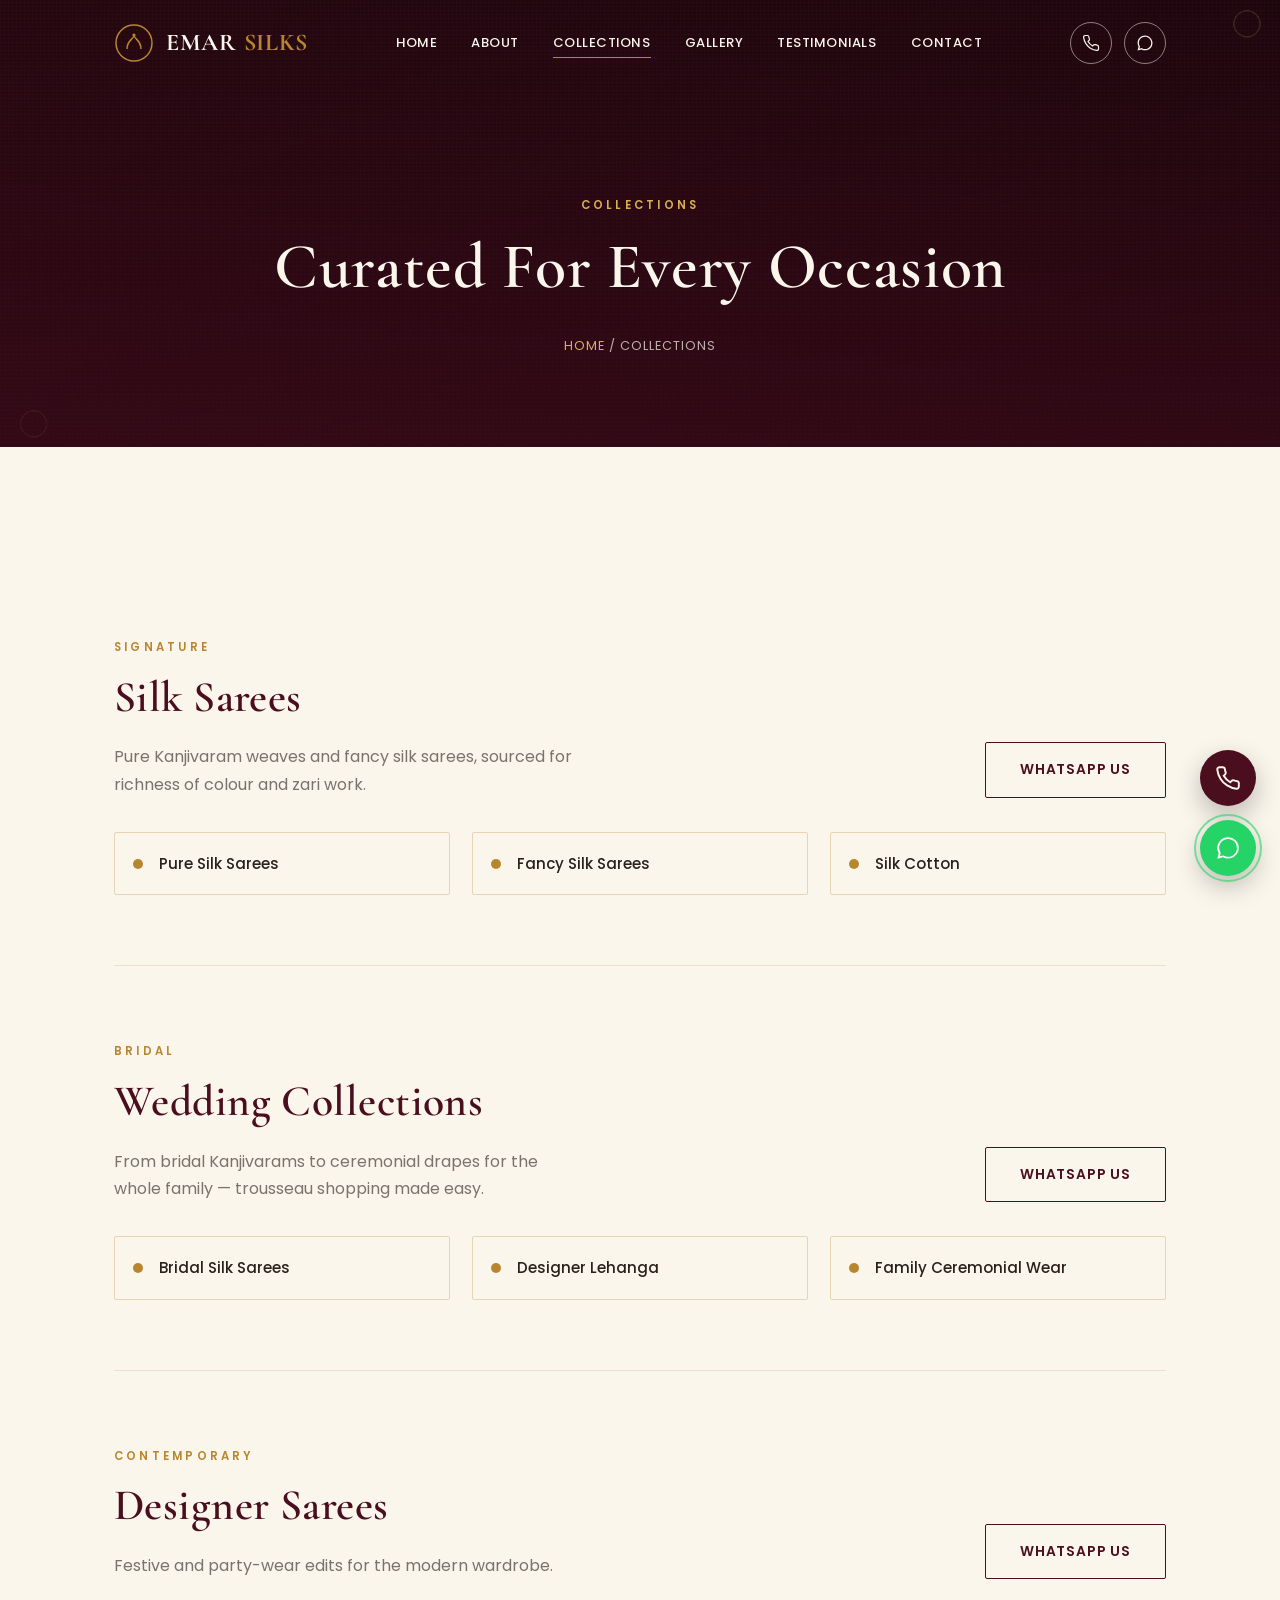
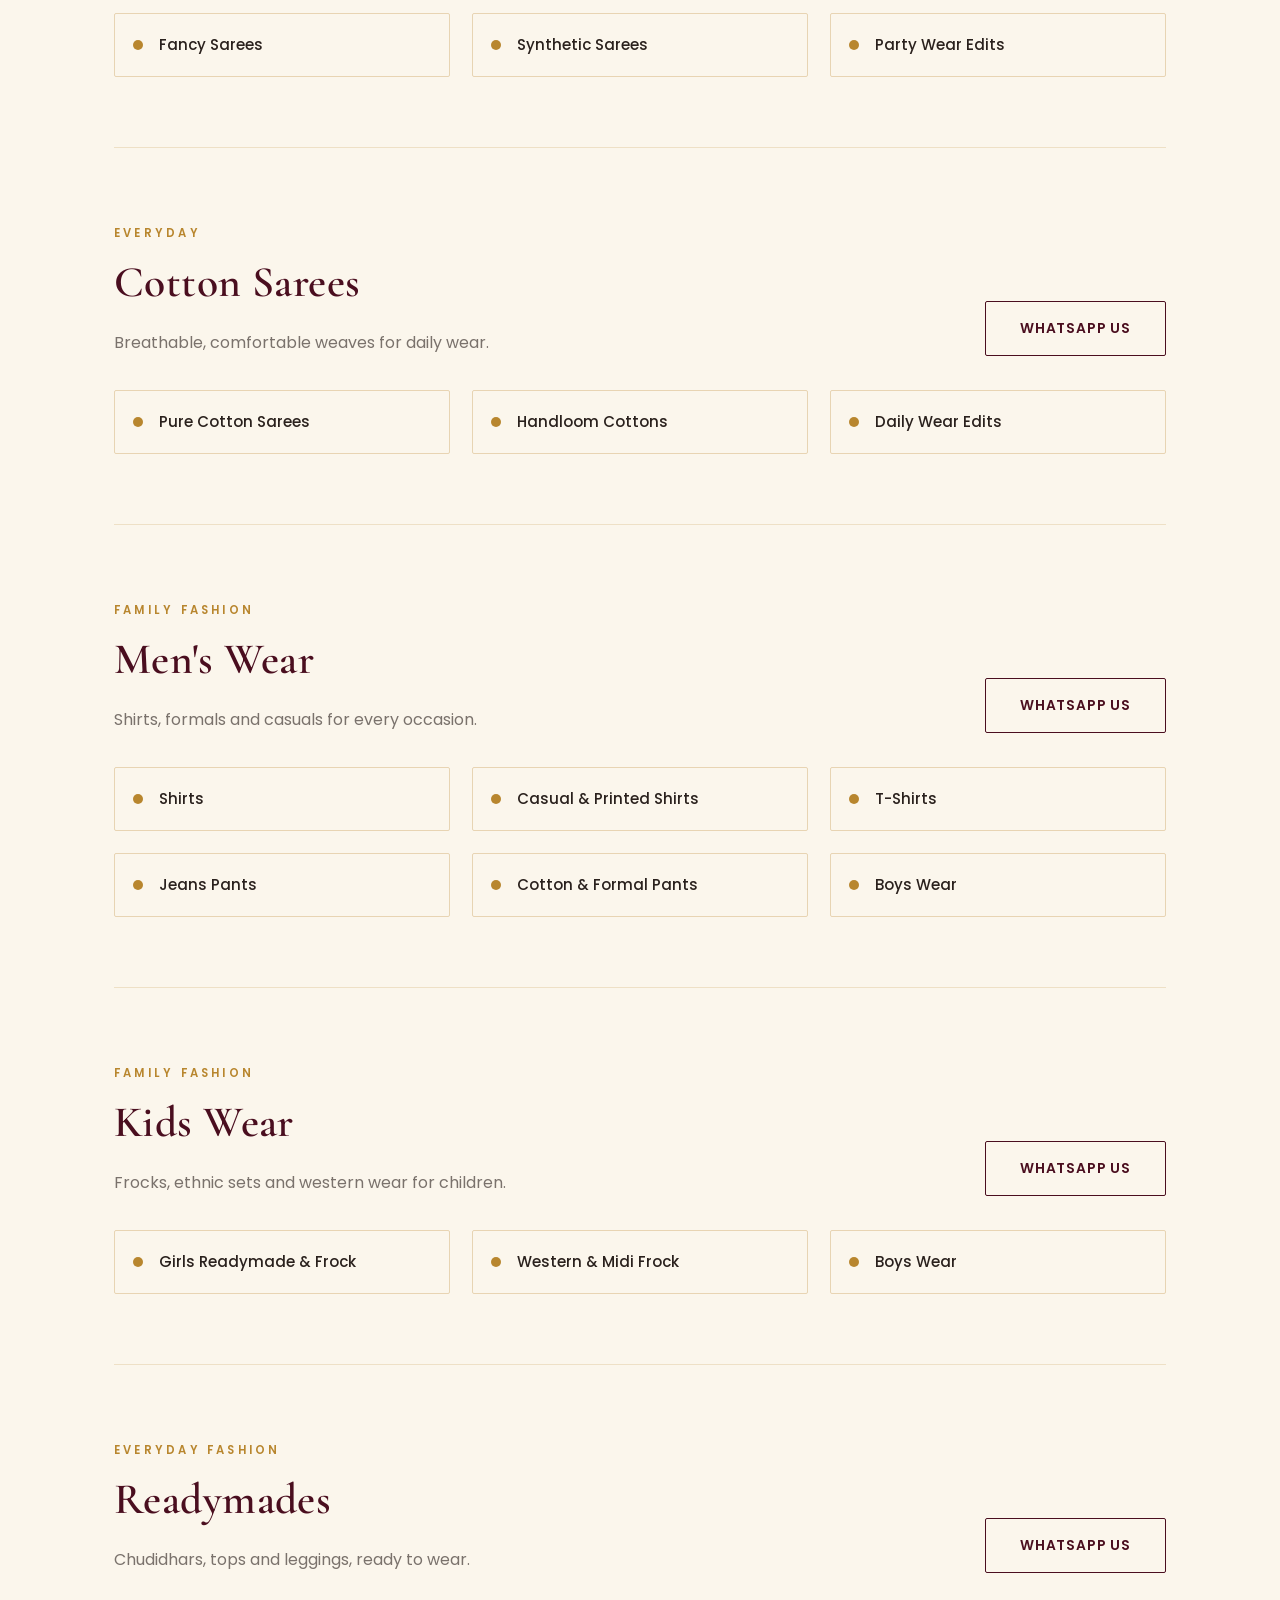
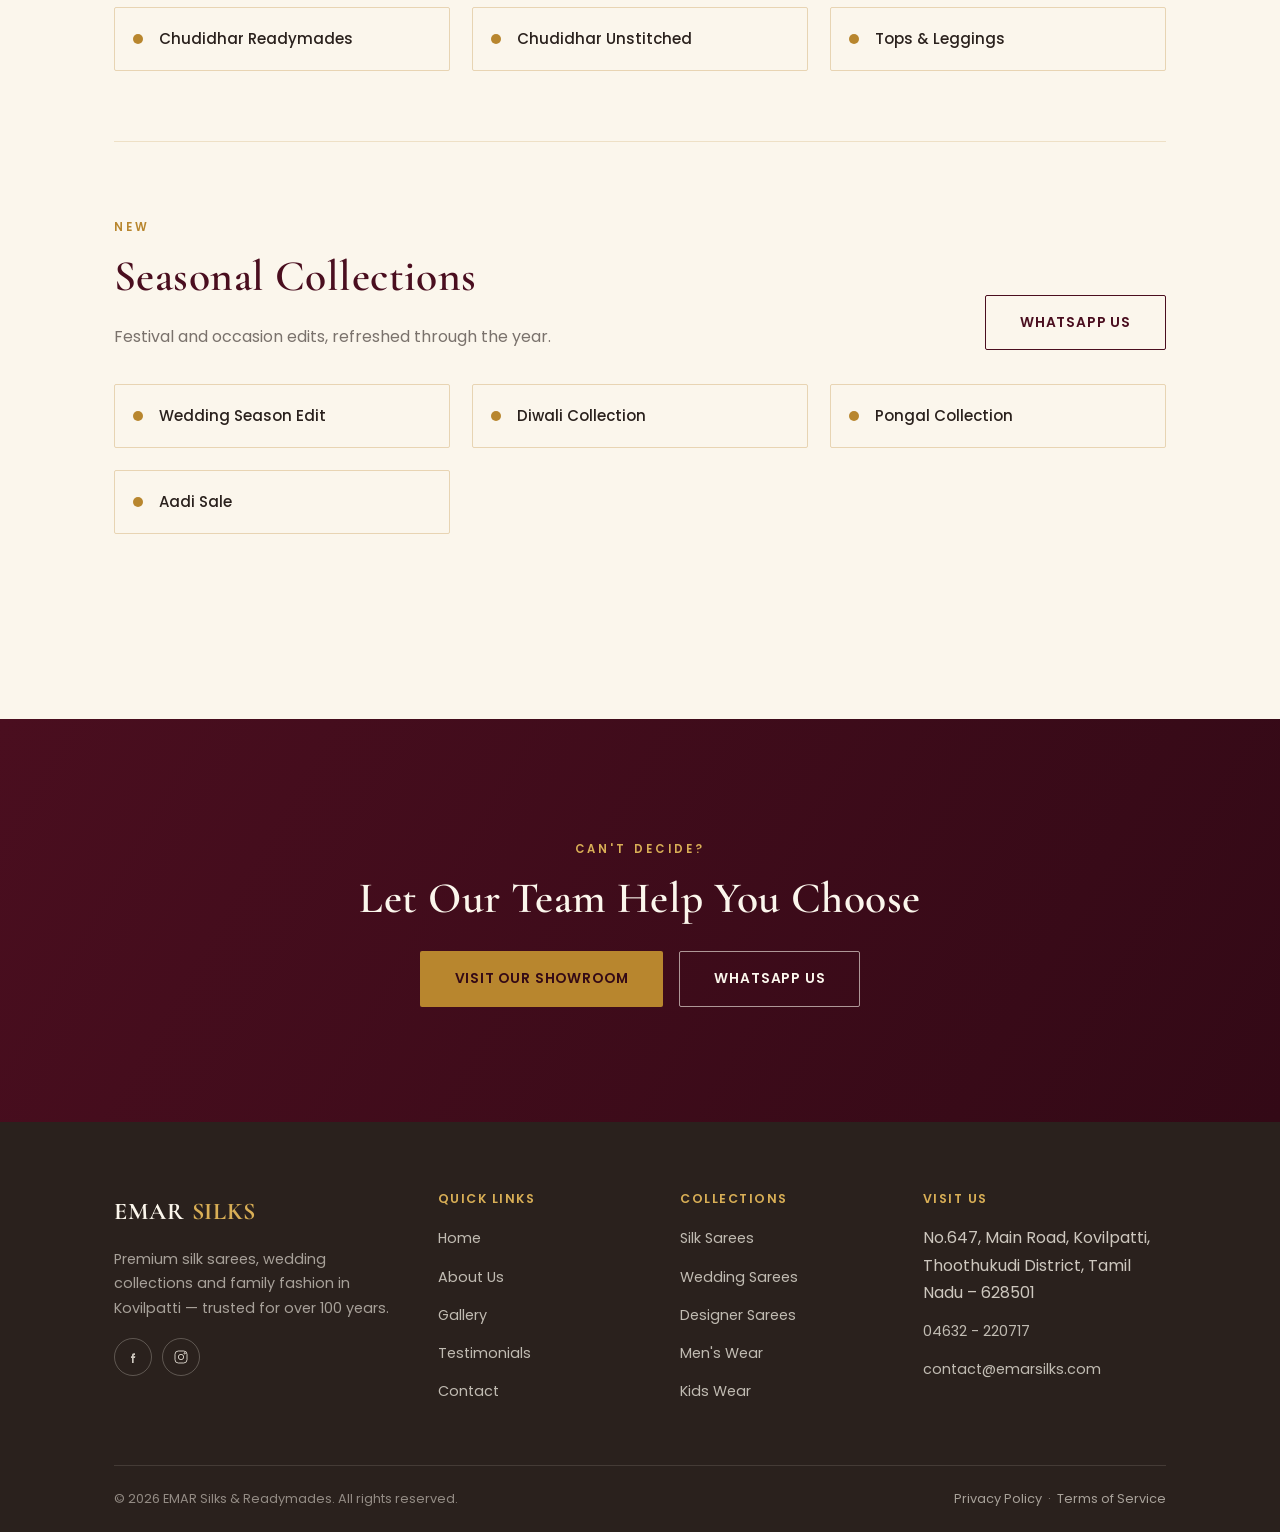
<file: collections.html>
<!DOCTYPE html>
<html lang="en">
<head>
<meta charset="UTF-8">
<meta name="viewport" content="width=device-width, initial-scale=1.0">
<title>Collections | EMAR SILKS — Silk, Wedding, Designer &amp; Family Wear</title>
<meta name="description" content="Explore EMAR Silks' full range — silk sarees, wedding collections, designer sarees, cotton sarees, men's wear, kids wear, readymades and seasonal edits.">
<link rel="canonical" href="https://www.emarsilks.com/collections.html">
<meta property="og:title" content="Collections | EMAR SILKS">
<meta property="og:description" content="Silk Sarees, Wedding Collections, Designer Sarees, Men's Wear, Kids Wear and more — all in one showroom in Kovilpatti.">
<meta property="og:image" content="https://emarsilks---premium.pages.dev/assets/images/silk-sarees.jpg">
<meta name="twitter:card" content="summary_large_image">
<link rel="icon" href="favicon.png" type="image/png">
<link rel="apple-touch-icon" href="assets/icons/favicon-180.png">
<link rel="preconnect" href="https://fonts.googleapis.com">
<link rel="preconnect" href="https://fonts.gstatic.com" crossorigin>
<link href="https://fonts.googleapis.com/css2?family=Cormorant+Garamond:wght@500;600;700&family=Poppins:wght@300;400;500;600;700&display=swap" rel="stylesheet">
<link rel="stylesheet" href="css/style.css">
<style>
  .cat-block{ padding: 70px 0; border-bottom: 1px solid rgba(184,134,46,.2); }
  .cat-block:last-of-type{ border-bottom:0; }
  .cat-head{ display:flex; align-items:flex-end; justify-content:space-between; gap:20px; margin-bottom: 34px; flex-wrap:wrap; }
  .cat-head p{ max-width: 460px; margin:0; }
  .subgrid{ display:grid; grid-template-columns: repeat(3,1fr); gap: 22px; }
  @media (max-width: 860px){ .subgrid{ grid-template-columns: repeat(2,1fr);} }
  @media (max-width: 560px){ .subgrid{ grid-template-columns: 1fr;} }
  .sub-card{ display:flex; align-items:center; gap:16px; padding: 18px; border:1px solid rgba(184,134,46,.3); border-radius: var(--radius); transition: border-color .3s var(--ease), transform .3s var(--ease); }
  .sub-card:hover{ border-color: var(--gold); transform: translateY(-3px); }
  .sub-dot{ width:10px;height:10px;border-radius:50%; background: var(--gold); flex-shrink:0; }
  .sub-card span{ font-size: .94rem; font-weight:500; }
</style>
</head>
<body>
<div class="page-loader"><svg class="loader-mark" viewBox="0 0 50 50"><circle cx="25" cy="25" r="20" fill="none" stroke="currentColor" stroke-width="3" stroke-dasharray="90 60" stroke-linecap="round"/></svg></div>

<header class="site-header">
  <div class="container">
    <a href="index.html" class="brand">
      <svg class="brand-mark" viewBox="0 0 40 40" fill="none"><circle cx="20" cy="20" r="18" stroke="#B8862E" stroke-width="1.5"/><path d="M13 26c0-8 5-9 7-13 2 4 7 5 7 13" stroke="#B8862E" stroke-width="1.5"/><circle cx="20" cy="12" r="1.6" fill="#B8862E"/></svg>
      <span class="brand-text">EMAR <span>SILKS</span></span>
    </a>
    <nav class="main-nav">
      <a href="index.html">Home</a>
      <a href="about.html">About</a>
      <a href="collections.html">Collections</a>
      <a href="gallery.html">Gallery</a>
      <a href="testimonials.html">Testimonials</a>
      <a href="contact.html">Contact</a>
    </nav>
    <div class="header-actions">
      <a href="tel:+9104632220717" class="icon-btn search-hide" aria-label="Call EMAR Silks" data-call><svg viewBox="0 0 24 24" fill="none" stroke="currentColor" stroke-width="1.6"><path d="M22 16.92v3a2 2 0 0 1-2.18 2 19.79 19.79 0 0 1-8.63-3.07 19.5 19.5 0 0 1-6-6 19.79 19.79 0 0 1-3.07-8.67A2 2 0 0 1 4.11 2h3a2 2 0 0 1 2 1.72c.127.96.361 1.903.7 2.81a2 2 0 0 1-.45 2.11L8.09 9.91a16 16 0 0 0 6 6l1.27-1.27a2 2 0 0 1 2.11-.45c.907.339 1.85.573 2.81.7A2 2 0 0 1 22 16.92z"/></svg></a>
      <a href="#" class="icon-btn" aria-label="WhatsApp Us" data-whatsapp><svg viewBox="0 0 24 24" fill="currentColor"><path d="M12.04 2C6.58 2 2.13 6.45 2.13 11.91c0 1.71.45 3.38 1.3 4.85L2.05 22l5.36-1.4a9.9 9.9 0 0 0 4.63 1.18h.01c5.46 0 9.91-4.45 9.91-9.91 0-2.65-1.03-5.14-2.9-7.01A9.87 9.87 0 0 0 12.04 2zm0 18.13c-1.45 0-2.87-.39-4.1-1.13l-.29-.17-3.18.83.85-3.1-.19-.32a8.18 8.18 0 0 1-1.26-4.33c0-4.52 3.68-8.2 8.2-8.2 2.19 0 4.25.85 5.8 2.4a8.15 8.15 0 0 1 2.4 5.8c0 4.52-3.68 8.22-8.23 8.22z"/></svg></a>
    </div>
    <button class="nav-toggle" aria-label="Toggle menu"><span></span></button>
  </div>
</header>

<section class="page-hero">
  <div class="container">
    <span class="eyebrow" style="color:var(--gold-bright)">Collections</span>
    <h1>Curated For Every Occasion</h1>
    <div class="breadcrumb"><a href="index.html">Home</a> / Collections</div>
  </div>
</section>

<section>
  <div class="container">

    <div class="cat-block reveal" id="silk-sarees">
      <div class="cat-head">
        <div><span class="eyebrow">Signature</span><h2>Silk Sarees</h2><p>Pure Kanjivaram weaves and fancy silk sarees, sourced for richness of colour and zari work.</p></div>
        <a href="#" class="btn btn-outline-dark" data-whatsapp data-whatsapp-msg="Vanakkam! I'd like to see your Silk Sarees collection.">WhatsApp Us</a>
      </div>
      <div class="subgrid">
        <div class="sub-card"><span class="sub-dot"></span><span>Pure Silk Sarees</span></div>
        <div class="sub-card"><span class="sub-dot"></span><span>Fancy Silk Sarees</span></div>
        <div class="sub-card"><span class="sub-dot"></span><span>Silk Cotton</span></div>
      </div>
    </div>

    <div class="cat-block reveal" id="wedding">
      <div class="cat-head">
        <div><span class="eyebrow">Bridal</span><h2>Wedding Collections</h2><p>From bridal Kanjivarams to ceremonial drapes for the whole family — trousseau shopping made easy.</p></div>
        <a href="#" class="btn btn-outline-dark" data-whatsapp data-whatsapp-msg="Vanakkam! I'd like to see your Wedding collection.">WhatsApp Us</a>
      </div>
      <div class="subgrid">
        <div class="sub-card"><span class="sub-dot"></span><span>Bridal Silk Sarees</span></div>
        <div class="sub-card"><span class="sub-dot"></span><span>Designer Lehanga</span></div>
        <div class="sub-card"><span class="sub-dot"></span><span>Family Ceremonial Wear</span></div>
      </div>
    </div>

    <div class="cat-block reveal" id="designer">
      <div class="cat-head">
        <div><span class="eyebrow">Contemporary</span><h2>Designer Sarees</h2><p>Festive and party-wear edits for the modern wardrobe.</p></div>
        <a href="#" class="btn btn-outline-dark" data-whatsapp data-whatsapp-msg="Vanakkam! I'd like to see your Designer Sarees collection.">WhatsApp Us</a>
      </div>
      <div class="subgrid">
        <div class="sub-card"><span class="sub-dot"></span><span>Fancy Sarees</span></div>
        <div class="sub-card"><span class="sub-dot"></span><span>Synthetic Sarees</span></div>
        <div class="sub-card"><span class="sub-dot"></span><span>Party Wear Edits</span></div>
      </div>
    </div>

    <div class="cat-block reveal" id="cotton">
      <div class="cat-head">
        <div><span class="eyebrow">Everyday</span><h2>Cotton Sarees</h2><p>Breathable, comfortable weaves for daily wear.</p></div>
        <a href="#" class="btn btn-outline-dark" data-whatsapp data-whatsapp-msg="Vanakkam! I'd like to see your Cotton Sarees collection.">WhatsApp Us</a>
      </div>
      <div class="subgrid">
        <div class="sub-card"><span class="sub-dot"></span><span>Pure Cotton Sarees</span></div>
        <div class="sub-card"><span class="sub-dot"></span><span>Handloom Cottons</span></div>
        <div class="sub-card"><span class="sub-dot"></span><span>Daily Wear Edits</span></div>
      </div>
    </div>

    <div class="cat-block reveal" id="mens">
      <div class="cat-head">
        <div><span class="eyebrow">Family Fashion</span><h2>Men's Wear</h2><p>Shirts, formals and casuals for every occasion.</p></div>
        <a href="#" class="btn btn-outline-dark" data-whatsapp data-whatsapp-msg="Vanakkam! I'd like to see your Men's Wear collection.">WhatsApp Us</a>
      </div>
      <div class="subgrid">
        <div class="sub-card"><span class="sub-dot"></span><span>Shirts</span></div>
        <div class="sub-card"><span class="sub-dot"></span><span>Casual &amp; Printed Shirts</span></div>
        <div class="sub-card"><span class="sub-dot"></span><span>T-Shirts</span></div>
        <div class="sub-card"><span class="sub-dot"></span><span>Jeans Pants</span></div>
        <div class="sub-card"><span class="sub-dot"></span><span>Cotton &amp; Formal Pants</span></div>
        <div class="sub-card"><span class="sub-dot"></span><span>Boys Wear</span></div>
      </div>
    </div>

    <div class="cat-block reveal" id="kids">
      <div class="cat-head">
        <div><span class="eyebrow">Family Fashion</span><h2>Kids Wear</h2><p>Frocks, ethnic sets and western wear for children.</p></div>
        <a href="#" class="btn btn-outline-dark" data-whatsapp data-whatsapp-msg="Vanakkam! I'd like to see your Kids Wear collection.">WhatsApp Us</a>
      </div>
      <div class="subgrid">
        <div class="sub-card"><span class="sub-dot"></span><span>Girls Readymade &amp; Frock</span></div>
        <div class="sub-card"><span class="sub-dot"></span><span>Western &amp; Midi Frock</span></div>
        <div class="sub-card"><span class="sub-dot"></span><span>Boys Wear</span></div>
      </div>
    </div>

    <div class="cat-block reveal" id="readymades">
      <div class="cat-head">
        <div><span class="eyebrow">Everyday Fashion</span><h2>Readymades</h2><p>Chudidhars, tops and leggings, ready to wear.</p></div>
        <a href="#" class="btn btn-outline-dark" data-whatsapp data-whatsapp-msg="Vanakkam! I'd like to see your Readymades collection.">WhatsApp Us</a>
      </div>
      <div class="subgrid">
        <div class="sub-card"><span class="sub-dot"></span><span>Chudidhar Readymades</span></div>
        <div class="sub-card"><span class="sub-dot"></span><span>Chudidhar Unstitched</span></div>
        <div class="sub-card"><span class="sub-dot"></span><span>Tops &amp; Leggings</span></div>
      </div>
    </div>

    <div class="cat-block reveal" id="seasonal">
      <div class="cat-head">
        <div><span class="eyebrow">New</span><h2>Seasonal Collections</h2><p>Festival and occasion edits, refreshed through the year.</p></div>
        <a href="#" class="btn btn-outline-dark" data-whatsapp data-whatsapp-msg="Vanakkam! I'd like to see your latest Seasonal Collection.">WhatsApp Us</a>
      </div>
      <div class="subgrid">
        <div class="sub-card"><span class="sub-dot"></span><span>Wedding Season Edit</span></div>
        <div class="sub-card"><span class="sub-dot"></span><span>Diwali Collection</span></div>
        <div class="sub-card"><span class="sub-dot"></span><span>Pongal Collection</span></div>
        <div class="sub-card"><span class="sub-dot"></span><span>Aadi Sale</span></div>
      </div>
    </div>

  </div>
</section>

<section class="cta-band">
  <div class="container reveal">
    <span class="eyebrow">Can't Decide?</span>
    <h2>Let Our Team Help You Choose</h2>
    <div class="cta-actions">
      <a href="contact.html" class="btn btn-gold">Visit Our Showroom</a>
      <a href="#" class="btn btn-outline" data-whatsapp data-whatsapp-msg="Vanakkam EMAR Silks! I need help choosing from your collections.">WhatsApp Us</a>
    </div>
  </div>
</section>

<footer class="site-footer">
  <div class="container">
    <div class="footer-grid">
      <div class="footer-brand">
        <span class="brand-text">EMAR <span style="color:var(--gold-bright)">SILKS</span></span>
        <p>Premium silk sarees, wedding collections and family fashion in Kovilpatti — trusted for over 100 years.</p>
        <div class="footer-social">
          <a href="https://www.facebook.com/Emarsilks-1768738646747680/" aria-label="Facebook" target="_blank" rel="noopener"><svg viewBox="0 0 24 24" fill="currentColor"><path d="M13.5 9H15V6.5h-1.5C11.6 6.5 10.5 7.6 10.5 9.5V11H9v2.5h1.5V21H13v-7.5h2l.5-2.5h-2.5v-1c0-.6.4-1 1-1z"/></svg></a>
          <a href="#" aria-label="Instagram"><svg viewBox="0 0 24 24" fill="none" stroke="currentColor" stroke-width="1.5"><rect x="3" y="3" width="18" height="18" rx="5"/><circle cx="12" cy="12" r="4"/><circle cx="17.5" cy="6.5" r="1"/></svg></a>
        </div>
      </div>
      <div class="footer-col"><h4>Quick Links</h4><ul><li><a href="index.html">Home</a></li><li><a href="about.html">About Us</a></li><li><a href="gallery.html">Gallery</a></li><li><a href="testimonials.html">Testimonials</a></li><li><a href="contact.html">Contact</a></li></ul></div>
      <div class="footer-col"><h4>Collections</h4><ul><li><a href="collections.html#silk-sarees">Silk Sarees</a></li><li><a href="collections.html#wedding">Wedding Sarees</a></li><li><a href="collections.html#designer">Designer Sarees</a></li><li><a href="collections.html#mens">Men's Wear</a></li><li><a href="collections.html#kids">Kids Wear</a></li></ul></div>
      <div class="footer-col"><h4>Visit Us</h4><ul><li>No.647, Main Road, Kovilpatti,<br>Thoothukudi District, Tamil Nadu – 628501</li><li><a href="tel:+9104632220717">04632 - 220717</a></li><li><a href="mailto:contact@emarsilks.com">contact@emarsilks.com</a></li></ul></div>
    </div>
    <div class="footer-bottom">
      <span>&copy; <span class="current-year">2026</span> EMAR Silks &amp; Readymades. All rights reserved.</span>
      <span><a href="privacy.html">Privacy Policy</a> &nbsp;·&nbsp; <a href="terms.html">Terms of Service</a></span>
    </div>
  </div>
</footer>

<div class="floating-actions">
  <button class="fab scroll-top" aria-label="Scroll to top"><svg viewBox="0 0 24 24" fill="none" stroke="currentColor" stroke-width="2"><path d="M12 19V5M5 12l7-7 7 7"/></svg></button>
  <a href="tel:+9104632220717" class="fab fab-call" aria-label="Call EMAR Silks" data-call><svg viewBox="0 0 24 24" fill="none" stroke="currentColor" stroke-width="1.8"><path d="M22 16.92v3a2 2 0 0 1-2.18 2 19.79 19.79 0 0 1-8.63-3.07 19.5 19.5 0 0 1-6-6 19.79 19.79 0 0 1-3.07-8.67A2 2 0 0 1 4.11 2h3a2 2 0 0 1 2 1.72c.127.96.361 1.903.7 2.81a2 2 0 0 1-.45 2.11L8.09 9.91a16 16 0 0 0 6 6l1.27-1.27a2 2 0 0 1 2.11-.45c.907.339 1.85.573 2.81.7A2 2 0 0 1 22 16.92z"/></svg></a>
  <a href="#" class="fab fab-whatsapp" aria-label="WhatsApp EMAR Silks" data-whatsapp data-whatsapp-msg="Vanakkam EMAR Silks! I'd like to know more about your collections."><svg viewBox="0 0 24 24" fill="currentColor"><path d="M12.04 2C6.58 2 2.13 6.45 2.13 11.91c0 1.71.45 3.38 1.3 4.85L2.05 22l5.36-1.4a9.9 9.9 0 0 0 4.63 1.18h.01c5.46 0 9.91-4.45 9.91-9.91 0-2.65-1.03-5.14-2.9-7.01A9.87 9.87 0 0 0 12.04 2zm0 18.13c-1.45 0-2.87-.39-4.1-1.13l-.29-.17-3.18.83.85-3.1-.19-.32a8.18 8.18 0 0 1-1.26-4.33c0-4.52 3.68-8.2 8.2-8.2 2.19 0 4.25.85 5.8 2.4a8.15 8.15 0 0 1 2.4 5.8c0 4.52-3.68 8.22-8.23 8.22z"/></svg></a>
</div>

<script src="js/main.js"></script>
</body>
</html>
</file>
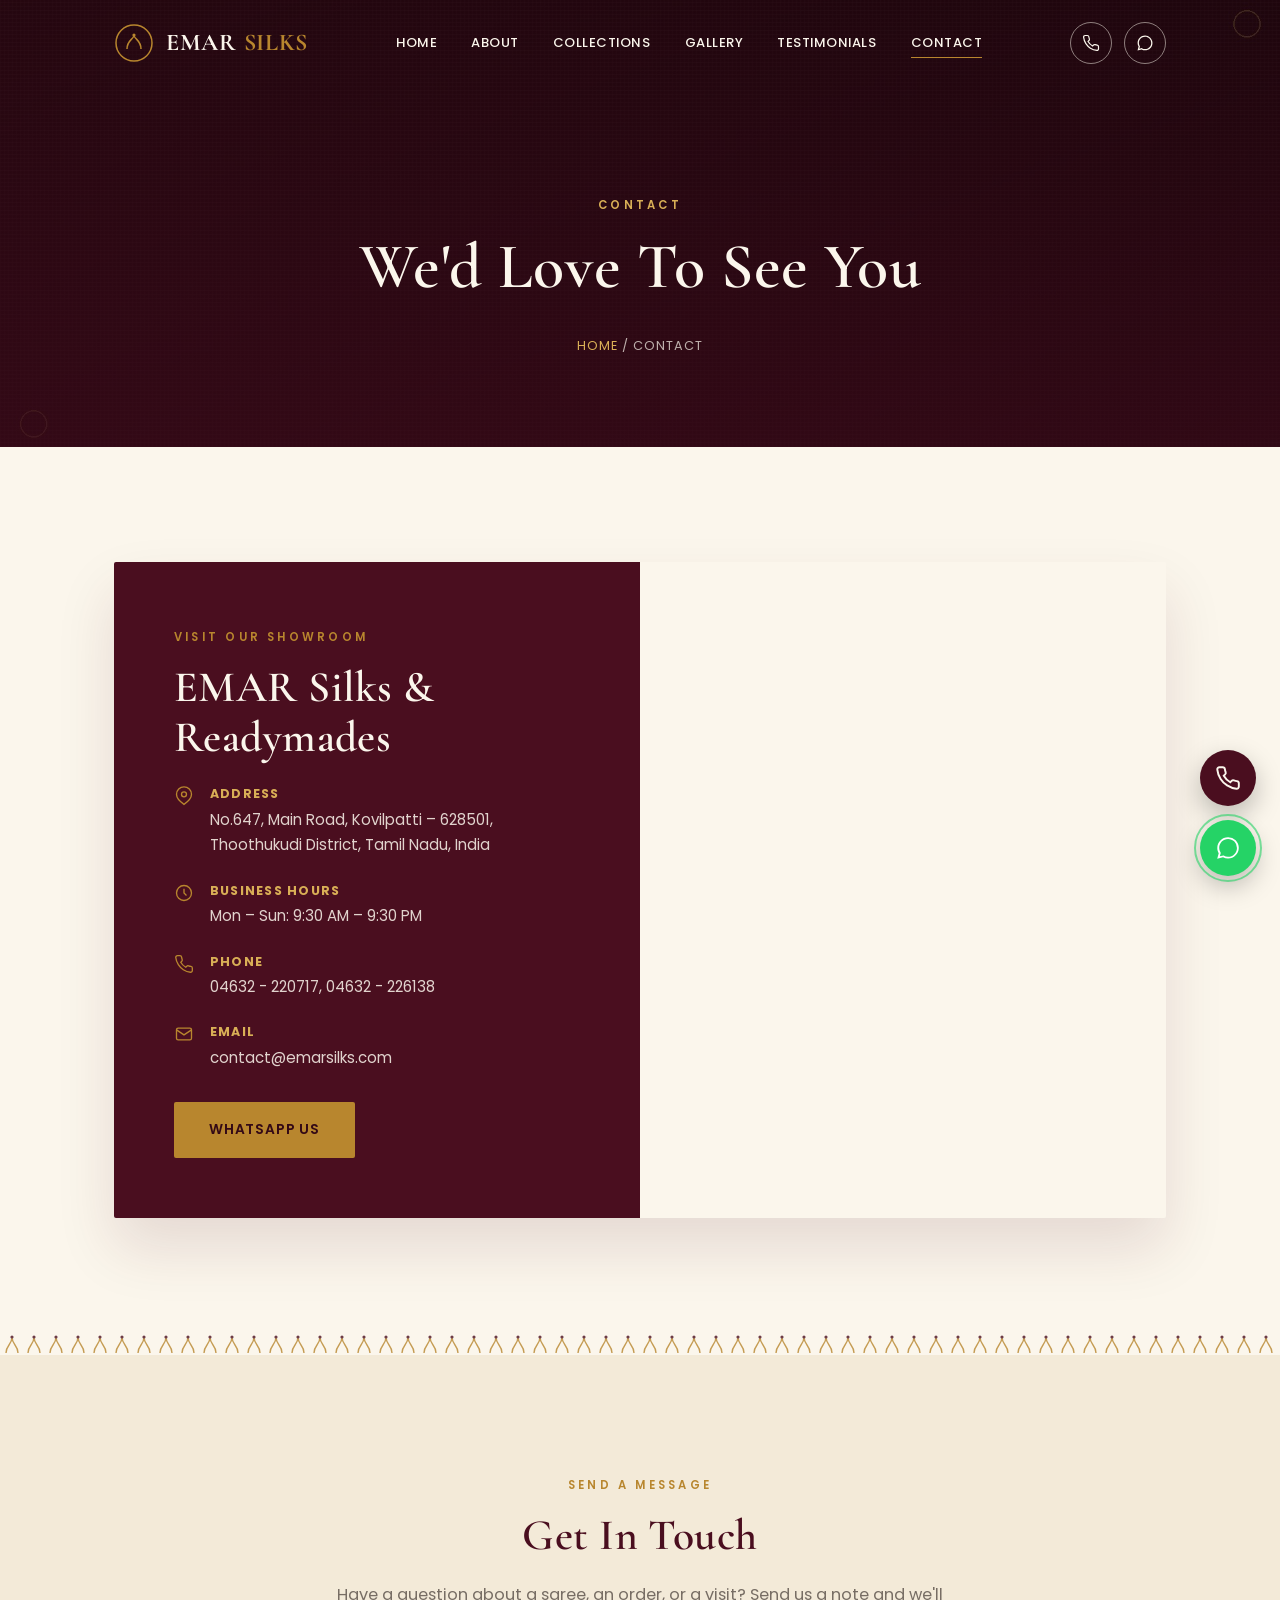
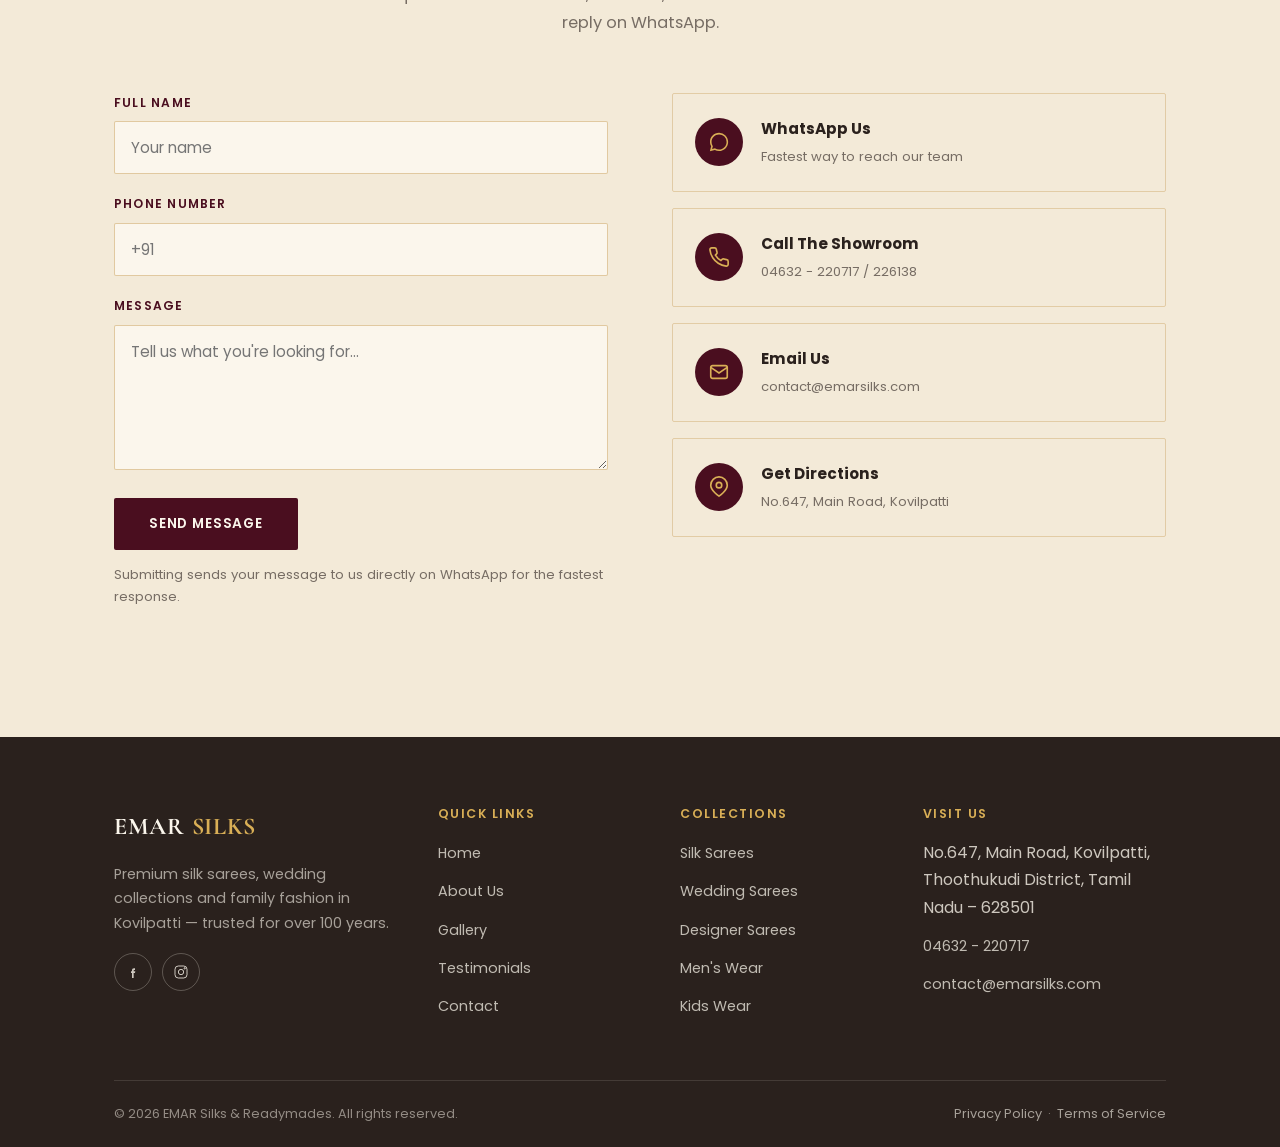
<file: contact.html>
<!DOCTYPE html>
<html lang="en">
<head>
<meta charset="UTF-8">
<meta name="viewport" content="width=device-width, initial-scale=1.0">
<title>Contact Us | EMAR SILKS — Kovilpatti</title>
<meta name="description" content="Visit EMAR Silks in Kovilpatti or reach us by phone, email or WhatsApp. Address, business hours and map inside.">
<link rel="canonical" href="https://www.emarsilks.com/contact.html">
<meta property="og:title" content="Contact EMAR SILKS">
<meta name="twitter:card" content="summary_large_image">
<link rel="icon" href="favicon.png" type="image/png">
<link rel="apple-touch-icon" href="assets/icons/favicon-180.png">
<link rel="preconnect" href="https://fonts.googleapis.com">
<link rel="preconnect" href="https://fonts.gstatic.com" crossorigin>
<link href="https://fonts.googleapis.com/css2?family=Cormorant+Garamond:wght@500;600;700&family=Poppins:wght@300;400;500;600;700&display=swap" rel="stylesheet">
<link rel="stylesheet" href="css/style.css">
</head>
<body>
<div class="page-loader"><svg class="loader-mark" viewBox="0 0 50 50"><circle cx="25" cy="25" r="20" fill="none" stroke="currentColor" stroke-width="3" stroke-dasharray="90 60" stroke-linecap="round"/></svg></div>

<header class="site-header">
  <div class="container">
    <a href="index.html" class="brand">
      <svg class="brand-mark" viewBox="0 0 40 40" fill="none"><circle cx="20" cy="20" r="18" stroke="#B8862E" stroke-width="1.5"/><path d="M13 26c0-8 5-9 7-13 2 4 7 5 7 13" stroke="#B8862E" stroke-width="1.5"/><circle cx="20" cy="12" r="1.6" fill="#B8862E"/></svg>
      <span class="brand-text">EMAR <span>SILKS</span></span>
    </a>
    <nav class="main-nav">
      <a href="index.html">Home</a>
      <a href="about.html">About</a>
      <a href="collections.html">Collections</a>
      <a href="gallery.html">Gallery</a>
      <a href="testimonials.html">Testimonials</a>
      <a href="contact.html">Contact</a>
    </nav>
    <div class="header-actions">
      <a href="tel:+9104632220717" class="icon-btn search-hide" aria-label="Call EMAR Silks" data-call><svg viewBox="0 0 24 24" fill="none" stroke="currentColor" stroke-width="1.6"><path d="M22 16.92v3a2 2 0 0 1-2.18 2 19.79 19.79 0 0 1-8.63-3.07 19.5 19.5 0 0 1-6-6 19.79 19.79 0 0 1-3.07-8.67A2 2 0 0 1 4.11 2h3a2 2 0 0 1 2 1.72c.127.96.361 1.903.7 2.81a2 2 0 0 1-.45 2.11L8.09 9.91a16 16 0 0 0 6 6l1.27-1.27a2 2 0 0 1 2.11-.45c.907.339 1.85.573 2.81.7A2 2 0 0 1 22 16.92z"/></svg></a>
      <a href="#" class="icon-btn" aria-label="WhatsApp Us" data-whatsapp><svg viewBox="0 0 24 24" fill="currentColor"><path d="M12.04 2C6.58 2 2.13 6.45 2.13 11.91c0 1.71.45 3.38 1.3 4.85L2.05 22l5.36-1.4a9.9 9.9 0 0 0 4.63 1.18h.01c5.46 0 9.91-4.45 9.91-9.91 0-2.65-1.03-5.14-2.9-7.01A9.87 9.87 0 0 0 12.04 2zm0 18.13c-1.45 0-2.87-.39-4.1-1.13l-.29-.17-3.18.83.85-3.1-.19-.32a8.18 8.18 0 0 1-1.26-4.33c0-4.52 3.68-8.2 8.2-8.2 2.19 0 4.25.85 5.8 2.4a8.15 8.15 0 0 1 2.4 5.8c0 4.52-3.68 8.22-8.23 8.22z"/></svg></a>
    </div>
    <button class="nav-toggle" aria-label="Toggle menu"><span></span></button>
  </div>
</header>

<section class="page-hero">
  <div class="container">
    <span class="eyebrow" style="color:var(--gold-bright)">Contact</span>
    <h1>We'd Love To See You</h1>
    <div class="breadcrumb"><a href="index.html">Home</a> / Contact</div>
  </div>
</section>

<!-- Showroom / Map -->
<section>
  <div class="container">
    <div class="visit-grid reveal">
      <div class="visit-info">
        <span class="eyebrow">Visit Our Showroom</span>
        <h2>EMAR Silks &amp; Readymades</h2>
        <div class="info-line">
          <svg viewBox="0 0 24 24" fill="none" stroke="currentColor" stroke-width="1.6"><path d="M21 10c0 6-9 12-9 12s-9-6-9-12a9 9 0 0 1 18 0z"/><circle cx="12" cy="10" r="3"/></svg>
          <div><b>Address</b><p>No.647, Main Road, Kovilpatti – 628501, Thoothukudi District, Tamil Nadu, India</p></div>
        </div>
        <div class="info-line">
          <svg viewBox="0 0 24 24" fill="none" stroke="currentColor" stroke-width="1.6"><circle cx="12" cy="12" r="9"/><path d="M12 7v5l3 3"/></svg>
          <div><b>Business Hours</b><p>Mon – Sun: 9:30 AM – 9:30 PM</p></div>
        </div>
        <div class="info-line">
          <svg viewBox="0 0 24 24" fill="none" stroke="currentColor" stroke-width="1.6"><path d="M22 16.92v3a2 2 0 0 1-2.18 2 19.79 19.79 0 0 1-8.63-3.07 19.5 19.5 0 0 1-6-6 19.79 19.79 0 0 1-3.07-8.67A2 2 0 0 1 4.11 2h3a2 2 0 0 1 2 1.72c.127.96.361 1.903.7 2.81a2 2 0 0 1-.45 2.11L8.09 9.91a16 16 0 0 0 6 6l1.27-1.27a2 2 0 0 1 2.11-.45c.907.339 1.85.573 2.81.7A2 2 0 0 1 22 16.92z"/></svg>
          <div><b>Phone</b><p>04632 - 220717, 04632 - 226138</p></div>
        </div>
        <div class="info-line">
          <svg viewBox="0 0 24 24" fill="none" stroke="currentColor" stroke-width="1.6"><rect x="3" y="5" width="18" height="14" rx="2"/><path d="m3 7 9 6 9-6"/></svg>
          <div><b>Email</b><p>contact@emarsilks.com</p></div>
        </div>
        <a href="#" class="btn btn-gold" style="margin-top:10px;" data-whatsapp data-whatsapp-msg="Vanakkam EMAR Silks! I would like to visit your showroom.">WhatsApp Us</a>
      </div>
      <div class="visit-map">
        <iframe src="https://www.google.com/maps?q=No.647+Main+Road+Kovilpatti+628501&output=embed" loading="lazy" referrerpolicy="no-referrer-when-downgrade" title="EMAR Silks location on Google Maps"></iframe>
      </div>
    </div>
  </div>
</section>

<div class="temple-divider" role="presentation"></div>

<!-- Contact form -->
<section class="section-alt">
  <div class="container">
    <div class="section-head reveal">
      <span class="eyebrow">Send A Message</span>
      <h2>Get In Touch</h2>
      <p>Have a question about a saree, an order, or a visit? Send us a note and we'll reply on WhatsApp.</p>
    </div>
    <div class="contact-grid reveal">
      <form class="contact-form" novalidate>
        <div class="form-success">Thank you! Your message is ready — continue on WhatsApp to send it to us.</div>
        <div class="form-field"><label for="name">Full Name</label><input type="text" id="name" name="name" placeholder="Your name" required></div>
        <div class="form-field"><label for="phone">Phone Number</label><input type="tel" id="phone" name="phone" placeholder="+91" required></div>
        <div class="form-field"><label for="message">Message</label><textarea id="message" name="message" rows="5" placeholder="Tell us what you're looking for..." required></textarea></div>
        <button type="submit" class="btn btn-primary">Send Message</button>
        <p class="form-note">Submitting sends your message to us directly on WhatsApp for the fastest response.</p>
      </form>
      <div class="contact-quick">
        <a href="#" class="quick-card" data-whatsapp data-whatsapp-msg="Vanakkam EMAR Silks! I have a question.">
          <div class="qi"><svg viewBox="0 0 24 24" fill="currentColor"><path d="M12.04 2C6.58 2 2.13 6.45 2.13 11.91c0 1.71.45 3.38 1.3 4.85L2.05 22l5.36-1.4a9.9 9.9 0 0 0 4.63 1.18h.01c5.46 0 9.91-4.45 9.91-9.91 0-2.65-1.03-5.14-2.9-7.01A9.87 9.87 0 0 0 12.04 2zm0 18.13c-1.45 0-2.87-.39-4.1-1.13l-.29-.17-3.18.83.85-3.1-.19-.32a8.18 8.18 0 0 1-1.26-4.33c0-4.52 3.68-8.2 8.2-8.2 2.19 0 4.25.85 5.8 2.4a8.15 8.15 0 0 1 2.4 5.8c0 4.52-3.68 8.22-8.23 8.22z"/></svg></div>
          <div><b>WhatsApp Us</b><span>Fastest way to reach our team</span></div>
        </a>
        <a href="tel:+9104632220717" class="quick-card" data-call>
          <div class="qi"><svg viewBox="0 0 24 24" fill="none" stroke="currentColor" stroke-width="1.8"><path d="M22 16.92v3a2 2 0 0 1-2.18 2 19.79 19.79 0 0 1-8.63-3.07 19.5 19.5 0 0 1-6-6 19.79 19.79 0 0 1-3.07-8.67A2 2 0 0 1 4.11 2h3a2 2 0 0 1 2 1.72c.127.96.361 1.903.7 2.81a2 2 0 0 1-.45 2.11L8.09 9.91a16 16 0 0 0 6 6l1.27-1.27a2 2 0 0 1 2.11-.45c.907.339 1.85.573 2.81.7A2 2 0 0 1 22 16.92z"/></svg></div>
          <div><b>Call The Showroom</b><span>04632 - 220717 / 226138</span></div>
        </a>
        <a href="mailto:contact@emarsilks.com" class="quick-card">
          <div class="qi"><svg viewBox="0 0 24 24" fill="none" stroke="currentColor" stroke-width="1.8"><rect x="3" y="5" width="18" height="14" rx="2"/><path d="m3 7 9 6 9-6"/></svg></div>
          <div><b>Email Us</b><span>contact@emarsilks.com</span></div>
        </a>
        <a href="https://www.google.com/maps?q=No.647+Main+Road+Kovilpatti+628501" target="_blank" rel="noopener" class="quick-card">
          <div class="qi"><svg viewBox="0 0 24 24" fill="none" stroke="currentColor" stroke-width="1.8"><path d="M21 10c0 6-9 12-9 12s-9-6-9-12a9 9 0 0 1 18 0z"/><circle cx="12" cy="10" r="3"/></svg></div>
          <div><b>Get Directions</b><span>No.647, Main Road, Kovilpatti</span></div>
        </a>
      </div>
    </div>
  </div>
</section>

<footer class="site-footer">
  <div class="container">
    <div class="footer-grid">
      <div class="footer-brand">
        <span class="brand-text">EMAR <span style="color:var(--gold-bright)">SILKS</span></span>
        <p>Premium silk sarees, wedding collections and family fashion in Kovilpatti — trusted for over 100 years.</p>
        <div class="footer-social">
          <a href="https://www.facebook.com/Emarsilks-1768738646747680/" aria-label="Facebook" target="_blank" rel="noopener"><svg viewBox="0 0 24 24" fill="currentColor"><path d="M13.5 9H15V6.5h-1.5C11.6 6.5 10.5 7.6 10.5 9.5V11H9v2.5h1.5V21H13v-7.5h2l.5-2.5h-2.5v-1c0-.6.4-1 1-1z"/></svg></a>
          <a href="#" aria-label="Instagram"><svg viewBox="0 0 24 24" fill="none" stroke="currentColor" stroke-width="1.5"><rect x="3" y="3" width="18" height="18" rx="5"/><circle cx="12" cy="12" r="4"/><circle cx="17.5" cy="6.5" r="1"/></svg></a>
        </div>
      </div>
      <div class="footer-col"><h4>Quick Links</h4><ul><li><a href="index.html">Home</a></li><li><a href="about.html">About Us</a></li><li><a href="gallery.html">Gallery</a></li><li><a href="testimonials.html">Testimonials</a></li><li><a href="contact.html">Contact</a></li></ul></div>
      <div class="footer-col"><h4>Collections</h4><ul><li><a href="collections.html#silk-sarees">Silk Sarees</a></li><li><a href="collections.html#wedding">Wedding Sarees</a></li><li><a href="collections.html#designer">Designer Sarees</a></li><li><a href="collections.html#mens">Men's Wear</a></li><li><a href="collections.html#kids">Kids Wear</a></li></ul></div>
      <div class="footer-col"><h4>Visit Us</h4><ul><li>No.647, Main Road, Kovilpatti,<br>Thoothukudi District, Tamil Nadu – 628501</li><li><a href="tel:+9104632220717">04632 - 220717</a></li><li><a href="mailto:contact@emarsilks.com">contact@emarsilks.com</a></li></ul></div>
    </div>
    <div class="footer-bottom">
      <span>&copy; <span class="current-year">2026</span> EMAR Silks &amp; Readymades. All rights reserved.</span>
      <span><a href="privacy.html">Privacy Policy</a> &nbsp;·&nbsp; <a href="terms.html">Terms of Service</a></span>
    </div>
  </div>
</footer>

<div class="floating-actions">
  <button class="fab scroll-top" aria-label="Scroll to top"><svg viewBox="0 0 24 24" fill="none" stroke="currentColor" stroke-width="2"><path d="M12 19V5M5 12l7-7 7 7"/></svg></button>
  <a href="tel:+9104632220717" class="fab fab-call" aria-label="Call EMAR Silks" data-call><svg viewBox="0 0 24 24" fill="none" stroke="currentColor" stroke-width="1.8"><path d="M22 16.92v3a2 2 0 0 1-2.18 2 19.79 19.79 0 0 1-8.63-3.07 19.5 19.5 0 0 1-6-6 19.79 19.79 0 0 1-3.07-8.67A2 2 0 0 1 4.11 2h3a2 2 0 0 1 2 1.72c.127.96.361 1.903.7 2.81a2 2 0 0 1-.45 2.11L8.09 9.91a16 16 0 0 0 6 6l1.27-1.27a2 2 0 0 1 2.11-.45c.907.339 1.85.573 2.81.7A2 2 0 0 1 22 16.92z"/></svg></a>
  <a href="#" class="fab fab-whatsapp" aria-label="WhatsApp EMAR Silks" data-whatsapp data-whatsapp-msg="Vanakkam EMAR Silks! I would like to know more."><svg viewBox="0 0 24 24" fill="currentColor"><path d="M12.04 2C6.58 2 2.13 6.45 2.13 11.91c0 1.71.45 3.38 1.3 4.85L2.05 22l5.36-1.4a9.9 9.9 0 0 0 4.63 1.18h.01c5.46 0 9.91-4.45 9.91-9.91 0-2.65-1.03-5.14-2.9-7.01A9.87 9.87 0 0 0 12.04 2zm0 18.13c-1.45 0-2.87-.39-4.1-1.13l-.29-.17-3.18.83.85-3.1-.19-.32a8.18 8.18 0 0 1-1.26-4.33c0-4.52 3.68-8.2 8.2-8.2 2.19 0 4.25.85 5.8 2.4a8.15 8.15 0 0 1 2.4 5.8c0 4.52-3.68 8.22-8.23 8.22z"/></svg></a>
</div>

<script src="js/main.js"></script>
</body>
</html>
</file>
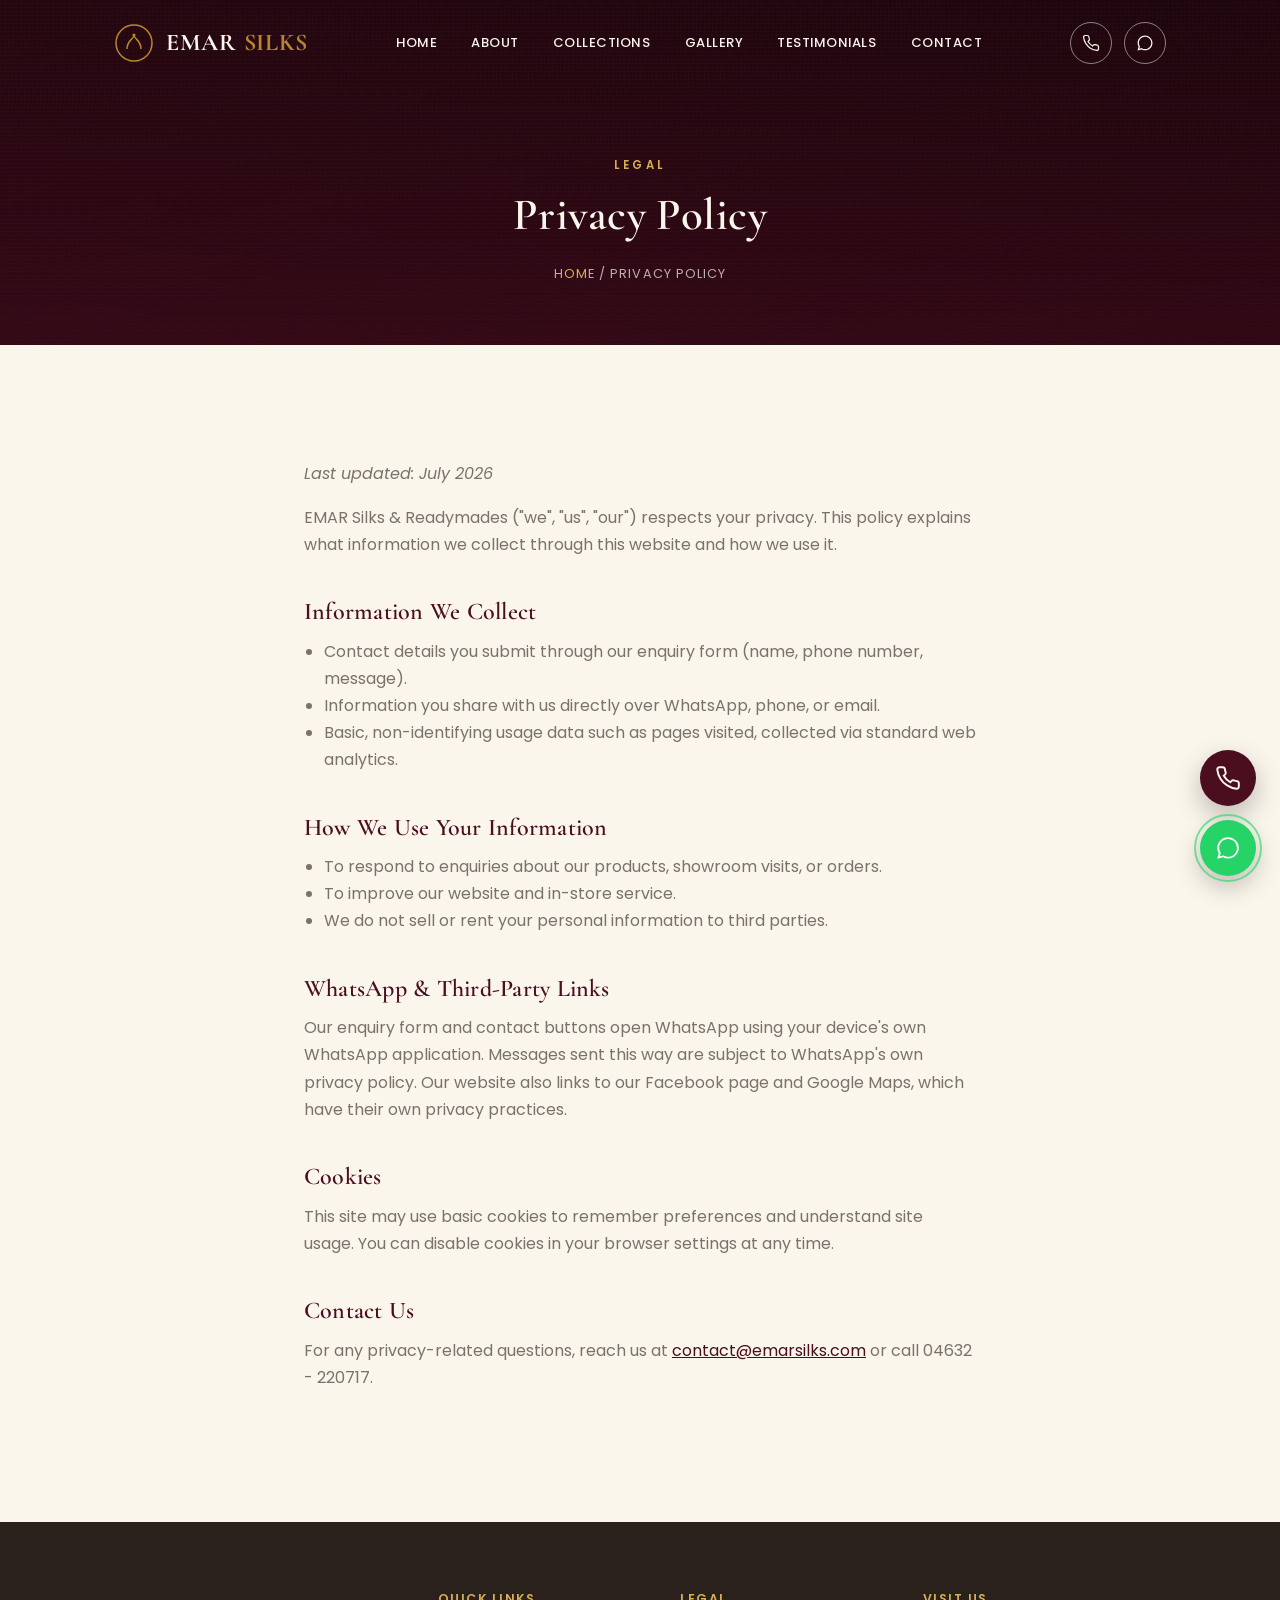
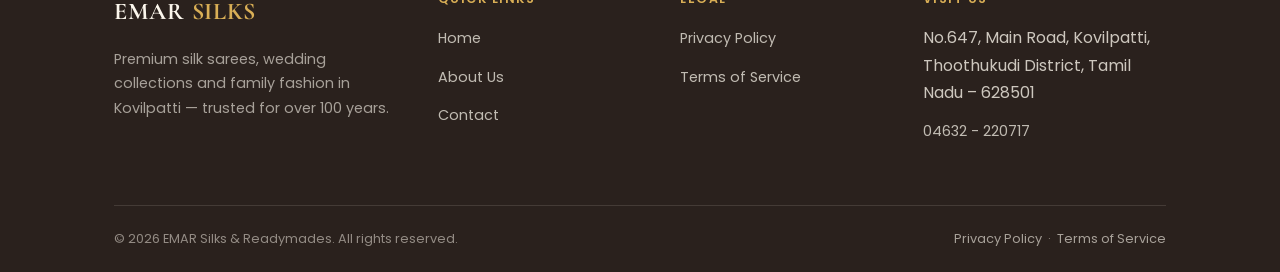
<file: privacy.html>
<!DOCTYPE html>
<html lang="en">
<head>
<meta charset="UTF-8">
<meta name="viewport" content="width=device-width, initial-scale=1.0">
<title>Privacy Policy | EMAR SILKS</title>
<meta name="description" content="Privacy Policy for EMAR Silks & Readymades, Kovilpatti.">
<link rel="canonical" href="https://www.emarsilks.com/privacy.html">
<meta name="robots" content="noindex">
<link rel="icon" href="favicon.png" type="image/png">
<link rel="apple-touch-icon" href="assets/icons/favicon-180.png">
<link rel="preconnect" href="https://fonts.googleapis.com">
<link rel="preconnect" href="https://fonts.gstatic.com" crossorigin>
<link href="https://fonts.googleapis.com/css2?family=Cormorant+Garamond:wght@500;600;700&family=Poppins:wght@300;400;500;600;700&display=swap" rel="stylesheet">
<link rel="stylesheet" href="css/style.css">
</head>
<body>
<div class="page-loader"><svg class="loader-mark" viewBox="0 0 50 50"><circle cx="25" cy="25" r="20" fill="none" stroke="currentColor" stroke-width="3" stroke-dasharray="90 60" stroke-linecap="round"/></svg></div>

<header class="site-header">
  <div class="container">
    <a href="index.html" class="brand">
      <svg class="brand-mark" viewBox="0 0 40 40" fill="none"><circle cx="20" cy="20" r="18" stroke="#B8862E" stroke-width="1.5"/><path d="M13 26c0-8 5-9 7-13 2 4 7 5 7 13" stroke="#B8862E" stroke-width="1.5"/><circle cx="20" cy="12" r="1.6" fill="#B8862E"/></svg>
      <span class="brand-text">EMAR <span>SILKS</span></span>
    </a>
    <nav class="main-nav">
      <a href="index.html">Home</a>
      <a href="about.html">About</a>
      <a href="collections.html">Collections</a>
      <a href="gallery.html">Gallery</a>
      <a href="testimonials.html">Testimonials</a>
      <a href="contact.html">Contact</a>
    </nav>
    <div class="header-actions">
      <a href="tel:+9104632220717" class="icon-btn search-hide" aria-label="Call EMAR Silks" data-call><svg viewBox="0 0 24 24" fill="none" stroke="currentColor" stroke-width="1.6"><path d="M22 16.92v3a2 2 0 0 1-2.18 2 19.79 19.79 0 0 1-8.63-3.07 19.5 19.5 0 0 1-6-6 19.79 19.79 0 0 1-3.07-8.67A2 2 0 0 1 4.11 2h3a2 2 0 0 1 2 1.72c.127.96.361 1.903.7 2.81a2 2 0 0 1-.45 2.11L8.09 9.91a16 16 0 0 0 6 6l1.27-1.27a2 2 0 0 1 2.11-.45c.907.339 1.85.573 2.81.7A2 2 0 0 1 22 16.92z"/></svg></a>
      <a href="#" class="icon-btn" aria-label="WhatsApp Us" data-whatsapp><svg viewBox="0 0 24 24" fill="currentColor"><path d="M12.04 2C6.58 2 2.13 6.45 2.13 11.91c0 1.71.45 3.38 1.3 4.85L2.05 22l5.36-1.4a9.9 9.9 0 0 0 4.63 1.18h.01c5.46 0 9.91-4.45 9.91-9.91 0-2.65-1.03-5.14-2.9-7.01A9.87 9.87 0 0 0 12.04 2zm0 18.13c-1.45 0-2.87-.39-4.1-1.13l-.29-.17-3.18.83.85-3.1-.19-.32a8.18 8.18 0 0 1-1.26-4.33c0-4.52 3.68-8.2 8.2-8.2 2.19 0 4.25.85 5.8 2.4a8.15 8.15 0 0 1 2.4 5.8c0 4.52-3.68 8.22-8.23 8.22z"/></svg></a>
    </div>
    <button class="nav-toggle" aria-label="Toggle menu"><span></span></button>
  </div>
</header>

<section class="page-hero" style="padding:150px 0 60px;">
  <div class="container">
    <span class="eyebrow" style="color:var(--gold-bright)">Legal</span>
    <h1 style="font-size:clamp(2rem,4vw,2.8rem);">Privacy Policy</h1>
    <div class="breadcrumb"><a href="index.html">Home</a> / Privacy Policy</div>
  </div>
</section>

<section>
  <div class="container legal-body" style="max-width:800px;">
    <p><em>Last updated: July 2026</em></p>
    <p>EMAR Silks &amp; Readymades ("we", "us", "our") respects your privacy. This policy explains what information we collect through this website and how we use it.</p>

    <h2>Information We Collect</h2>
    <ul>
      <li>Contact details you submit through our enquiry form (name, phone number, message).</li>
      <li>Information you share with us directly over WhatsApp, phone, or email.</li>
      <li>Basic, non-identifying usage data such as pages visited, collected via standard web analytics.</li>
    </ul>

    <h2>How We Use Your Information</h2>
    <ul>
      <li>To respond to enquiries about our products, showroom visits, or orders.</li>
      <li>To improve our website and in-store service.</li>
      <li>We do not sell or rent your personal information to third parties.</li>
    </ul>

    <h2>WhatsApp &amp; Third-Party Links</h2>
    <p>Our enquiry form and contact buttons open WhatsApp using your device's own WhatsApp application. Messages sent this way are subject to WhatsApp's own privacy policy. Our website also links to our Facebook page and Google Maps, which have their own privacy practices.</p>

    <h2>Cookies</h2>
    <p>This site may use basic cookies to remember preferences and understand site usage. You can disable cookies in your browser settings at any time.</p>

    <h2>Contact Us</h2>
    <p>For any privacy-related questions, reach us at <a href="mailto:contact@emarsilks.com" style="color:var(--wine); text-decoration:underline;">contact@emarsilks.com</a> or call 04632 - 220717.</p>
  </div>
</section>

<footer class="site-footer">
  <div class="container">
    <div class="footer-grid">
      <div class="footer-brand">
        <span class="brand-text">EMAR <span style="color:var(--gold-bright)">SILKS</span></span>
        <p>Premium silk sarees, wedding collections and family fashion in Kovilpatti — trusted for over 100 years.</p>
      </div>
      <div class="footer-col"><h4>Quick Links</h4><ul><li><a href="index.html">Home</a></li><li><a href="about.html">About Us</a></li><li><a href="contact.html">Contact</a></li></ul></div>
      <div class="footer-col"><h4>Legal</h4><ul><li><a href="privacy.html">Privacy Policy</a></li><li><a href="terms.html">Terms of Service</a></li></ul></div>
      <div class="footer-col"><h4>Visit Us</h4><ul><li>No.647, Main Road, Kovilpatti,<br>Thoothukudi District, Tamil Nadu – 628501</li><li><a href="tel:+9104632220717">04632 - 220717</a></li></ul></div>
    </div>
    <div class="footer-bottom">
      <span>&copy; <span class="current-year">2026</span> EMAR Silks &amp; Readymades. All rights reserved.</span>
      <span><a href="privacy.html">Privacy Policy</a> &nbsp;·&nbsp; <a href="terms.html">Terms of Service</a></span>
    </div>
  </div>
</footer>

<div class="floating-actions">
  <button class="fab scroll-top" aria-label="Scroll to top"><svg viewBox="0 0 24 24" fill="none" stroke="currentColor" stroke-width="2"><path d="M12 19V5M5 12l7-7 7 7"/></svg></button>
  <a href="tel:+9104632220717" class="fab fab-call" aria-label="Call EMAR Silks" data-call><svg viewBox="0 0 24 24" fill="none" stroke="currentColor" stroke-width="1.8"><path d="M22 16.92v3a2 2 0 0 1-2.18 2 19.79 19.79 0 0 1-8.63-3.07 19.5 19.5 0 0 1-6-6 19.79 19.79 0 0 1-3.07-8.67A2 2 0 0 1 4.11 2h3a2 2 0 0 1 2 1.72c.127.96.361 1.903.7 2.81a2 2 0 0 1-.45 2.11L8.09 9.91a16 16 0 0 0 6 6l1.27-1.27a2 2 0 0 1 2.11-.45c.907.339 1.85.573 2.81.7A2 2 0 0 1 22 16.92z"/></svg></a>
  <a href="#" class="fab fab-whatsapp" aria-label="WhatsApp EMAR Silks" data-whatsapp><svg viewBox="0 0 24 24" fill="currentColor"><path d="M12.04 2C6.58 2 2.13 6.45 2.13 11.91c0 1.71.45 3.38 1.3 4.85L2.05 22l5.36-1.4a9.9 9.9 0 0 0 4.63 1.18h.01c5.46 0 9.91-4.45 9.91-9.91 0-2.65-1.03-5.14-2.9-7.01A9.87 9.87 0 0 0 12.04 2zm0 18.13c-1.45 0-2.87-.39-4.1-1.13l-.29-.17-3.18.83.85-3.1-.19-.32a8.18 8.18 0 0 1-1.26-4.33c0-4.52 3.68-8.2 8.2-8.2 2.19 0 4.25.85 5.8 2.4a8.15 8.15 0 0 1 2.4 5.8c0 4.52-3.68 8.22-8.23 8.22z"/></svg></a>
</div>

<script src="js/main.js"></script>
</body>
</html>
</file>
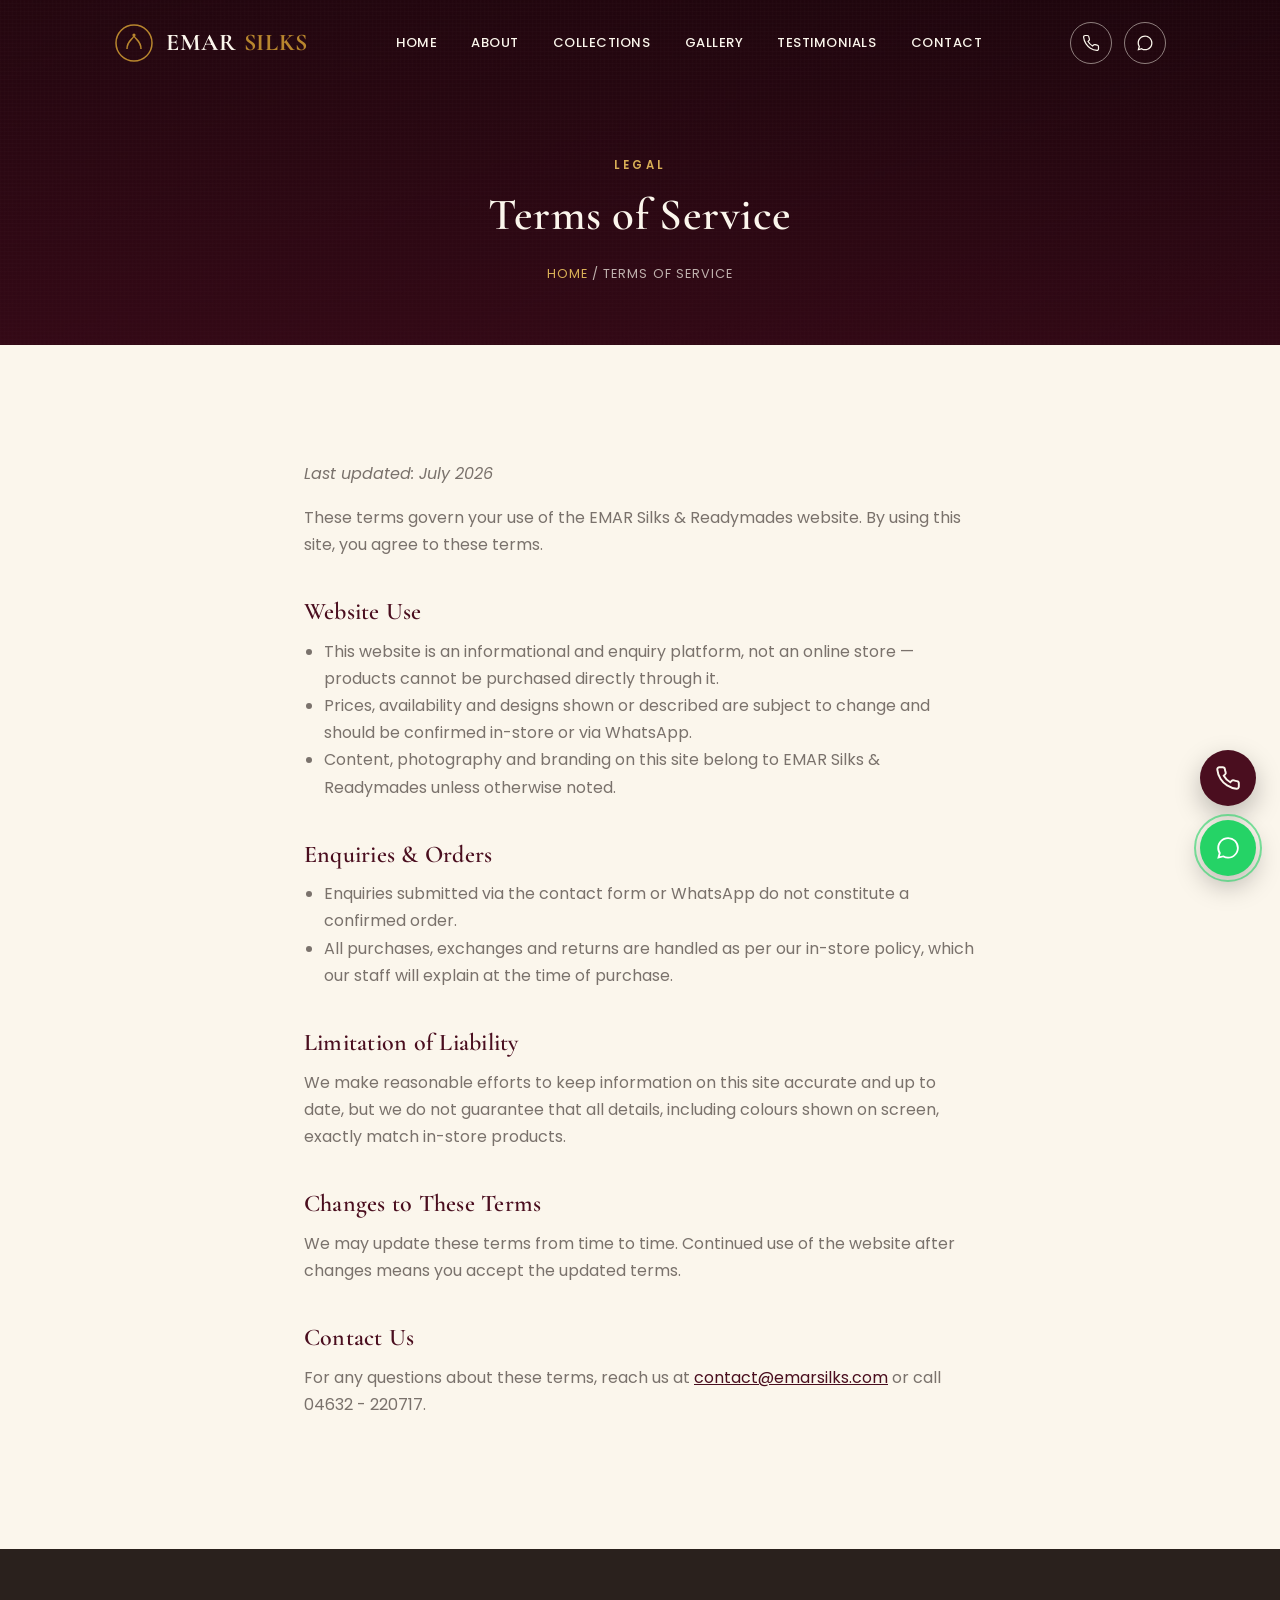
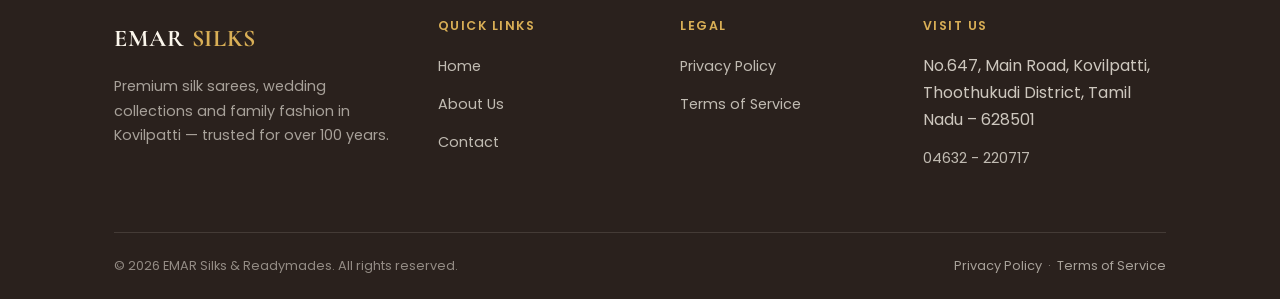
<file: terms.html>
<!DOCTYPE html>
<html lang="en">
<head>
<meta charset="UTF-8">
<meta name="viewport" content="width=device-width, initial-scale=1.0">
<title>Terms of Service | EMAR SILKS</title>
<meta name="description" content="Terms of Service for EMAR Silks & Readymades, Kovilpatti.">
<link rel="canonical" href="https://www.emarsilks.com/terms.html">
<meta name="robots" content="noindex">
<link rel="icon" href="favicon.png" type="image/png">
<link rel="apple-touch-icon" href="assets/icons/favicon-180.png">
<link rel="preconnect" href="https://fonts.googleapis.com">
<link rel="preconnect" href="https://fonts.gstatic.com" crossorigin>
<link href="https://fonts.googleapis.com/css2?family=Cormorant+Garamond:wght@500;600;700&family=Poppins:wght@300;400;500;600;700&display=swap" rel="stylesheet">
<link rel="stylesheet" href="css/style.css">
</head>
<body>
<div class="page-loader"><svg class="loader-mark" viewBox="0 0 50 50"><circle cx="25" cy="25" r="20" fill="none" stroke="currentColor" stroke-width="3" stroke-dasharray="90 60" stroke-linecap="round"/></svg></div>

<header class="site-header">
  <div class="container">
    <a href="index.html" class="brand">
      <svg class="brand-mark" viewBox="0 0 40 40" fill="none"><circle cx="20" cy="20" r="18" stroke="#B8862E" stroke-width="1.5"/><path d="M13 26c0-8 5-9 7-13 2 4 7 5 7 13" stroke="#B8862E" stroke-width="1.5"/><circle cx="20" cy="12" r="1.6" fill="#B8862E"/></svg>
      <span class="brand-text">EMAR <span>SILKS</span></span>
    </a>
    <nav class="main-nav">
      <a href="index.html">Home</a>
      <a href="about.html">About</a>
      <a href="collections.html">Collections</a>
      <a href="gallery.html">Gallery</a>
      <a href="testimonials.html">Testimonials</a>
      <a href="contact.html">Contact</a>
    </nav>
    <div class="header-actions">
      <a href="tel:+9104632220717" class="icon-btn search-hide" aria-label="Call EMAR Silks" data-call><svg viewBox="0 0 24 24" fill="none" stroke="currentColor" stroke-width="1.6"><path d="M22 16.92v3a2 2 0 0 1-2.18 2 19.79 19.79 0 0 1-8.63-3.07 19.5 19.5 0 0 1-6-6 19.79 19.79 0 0 1-3.07-8.67A2 2 0 0 1 4.11 2h3a2 2 0 0 1 2 1.72c.127.96.361 1.903.7 2.81a2 2 0 0 1-.45 2.11L8.09 9.91a16 16 0 0 0 6 6l1.27-1.27a2 2 0 0 1 2.11-.45c.907.339 1.85.573 2.81.7A2 2 0 0 1 22 16.92z"/></svg></a>
      <a href="#" class="icon-btn" aria-label="WhatsApp Us" data-whatsapp><svg viewBox="0 0 24 24" fill="currentColor"><path d="M12.04 2C6.58 2 2.13 6.45 2.13 11.91c0 1.71.45 3.38 1.3 4.85L2.05 22l5.36-1.4a9.9 9.9 0 0 0 4.63 1.18h.01c5.46 0 9.91-4.45 9.91-9.91 0-2.65-1.03-5.14-2.9-7.01A9.87 9.87 0 0 0 12.04 2zm0 18.13c-1.45 0-2.87-.39-4.1-1.13l-.29-.17-3.18.83.85-3.1-.19-.32a8.18 8.18 0 0 1-1.26-4.33c0-4.52 3.68-8.2 8.2-8.2 2.19 0 4.25.85 5.8 2.4a8.15 8.15 0 0 1 2.4 5.8c0 4.52-3.68 8.22-8.23 8.22z"/></svg></a>
    </div>
    <button class="nav-toggle" aria-label="Toggle menu"><span></span></button>
  </div>
</header>

<section class="page-hero" style="padding:150px 0 60px;">
  <div class="container">
    <span class="eyebrow" style="color:var(--gold-bright)">Legal</span>
    <h1 style="font-size:clamp(2rem,4vw,2.8rem);">Terms of Service</h1>
    <div class="breadcrumb"><a href="index.html">Home</a> / Terms of Service</div>
  </div>
</section>

<section>
  <div class="container legal-body" style="max-width:800px;">
    <p><em>Last updated: July 2026</em></p>
    <p>These terms govern your use of the EMAR Silks &amp; Readymades website. By using this site, you agree to these terms.</p>

    <h2>Website Use</h2>
    <ul>
      <li>This website is an informational and enquiry platform, not an online store — products cannot be purchased directly through it.</li>
      <li>Prices, availability and designs shown or described are subject to change and should be confirmed in-store or via WhatsApp.</li>
      <li>Content, photography and branding on this site belong to EMAR Silks &amp; Readymades unless otherwise noted.</li>
    </ul>

    <h2>Enquiries &amp; Orders</h2>
    <ul>
      <li>Enquiries submitted via the contact form or WhatsApp do not constitute a confirmed order.</li>
      <li>All purchases, exchanges and returns are handled as per our in-store policy, which our staff will explain at the time of purchase.</li>
    </ul>

    <h2>Limitation of Liability</h2>
    <p>We make reasonable efforts to keep information on this site accurate and up to date, but we do not guarantee that all details, including colours shown on screen, exactly match in-store products.</p>

    <h2>Changes to These Terms</h2>
    <p>We may update these terms from time to time. Continued use of the website after changes means you accept the updated terms.</p>

    <h2>Contact Us</h2>
    <p>For any questions about these terms, reach us at <a href="mailto:contact@emarsilks.com" style="color:var(--wine); text-decoration:underline;">contact@emarsilks.com</a> or call 04632 - 220717.</p>
  </div>
</section>

<footer class="site-footer">
  <div class="container">
    <div class="footer-grid">
      <div class="footer-brand">
        <span class="brand-text">EMAR <span style="color:var(--gold-bright)">SILKS</span></span>
        <p>Premium silk sarees, wedding collections and family fashion in Kovilpatti — trusted for over 100 years.</p>
      </div>
      <div class="footer-col"><h4>Quick Links</h4><ul><li><a href="index.html">Home</a></li><li><a href="about.html">About Us</a></li><li><a href="contact.html">Contact</a></li></ul></div>
      <div class="footer-col"><h4>Legal</h4><ul><li><a href="privacy.html">Privacy Policy</a></li><li><a href="terms.html">Terms of Service</a></li></ul></div>
      <div class="footer-col"><h4>Visit Us</h4><ul><li>No.647, Main Road, Kovilpatti,<br>Thoothukudi District, Tamil Nadu – 628501</li><li><a href="tel:+9104632220717">04632 - 220717</a></li></ul></div>
    </div>
    <div class="footer-bottom">
      <span>&copy; <span class="current-year">2026</span> EMAR Silks &amp; Readymades. All rights reserved.</span>
      <span><a href="privacy.html">Privacy Policy</a> &nbsp;·&nbsp; <a href="terms.html">Terms of Service</a></span>
    </div>
  </div>
</footer>

<div class="floating-actions">
  <button class="fab scroll-top" aria-label="Scroll to top"><svg viewBox="0 0 24 24" fill="none" stroke="currentColor" stroke-width="2"><path d="M12 19V5M5 12l7-7 7 7"/></svg></button>
  <a href="tel:+9104632220717" class="fab fab-call" aria-label="Call EMAR Silks" data-call><svg viewBox="0 0 24 24" fill="none" stroke="currentColor" stroke-width="1.8"><path d="M22 16.92v3a2 2 0 0 1-2.18 2 19.79 19.79 0 0 1-8.63-3.07 19.5 19.5 0 0 1-6-6 19.79 19.79 0 0 1-3.07-8.67A2 2 0 0 1 4.11 2h3a2 2 0 0 1 2 1.72c.127.96.361 1.903.7 2.81a2 2 0 0 1-.45 2.11L8.09 9.91a16 16 0 0 0 6 6l1.27-1.27a2 2 0 0 1 2.11-.45c.907.339 1.85.573 2.81.7A2 2 0 0 1 22 16.92z"/></svg></a>
  <a href="#" class="fab fab-whatsapp" aria-label="WhatsApp EMAR Silks" data-whatsapp><svg viewBox="0 0 24 24" fill="currentColor"><path d="M12.04 2C6.58 2 2.13 6.45 2.13 11.91c0 1.71.45 3.38 1.3 4.85L2.05 22l5.36-1.4a9.9 9.9 0 0 0 4.63 1.18h.01c5.46 0 9.91-4.45 9.91-9.91 0-2.65-1.03-5.14-2.9-7.01A9.87 9.87 0 0 0 12.04 2zm0 18.13c-1.45 0-2.87-.39-4.1-1.13l-.29-.17-3.18.83.85-3.1-.19-.32a8.18 8.18 0 0 1-1.26-4.33c0-4.52 3.68-8.2 8.2-8.2 2.19 0 4.25.85 5.8 2.4a8.15 8.15 0 0 1 2.4 5.8c0 4.52-3.68 8.22-8.23 8.22z"/></svg></a>
</div>

<script src="js/main.js"></script>
</body>
</html>
</file>
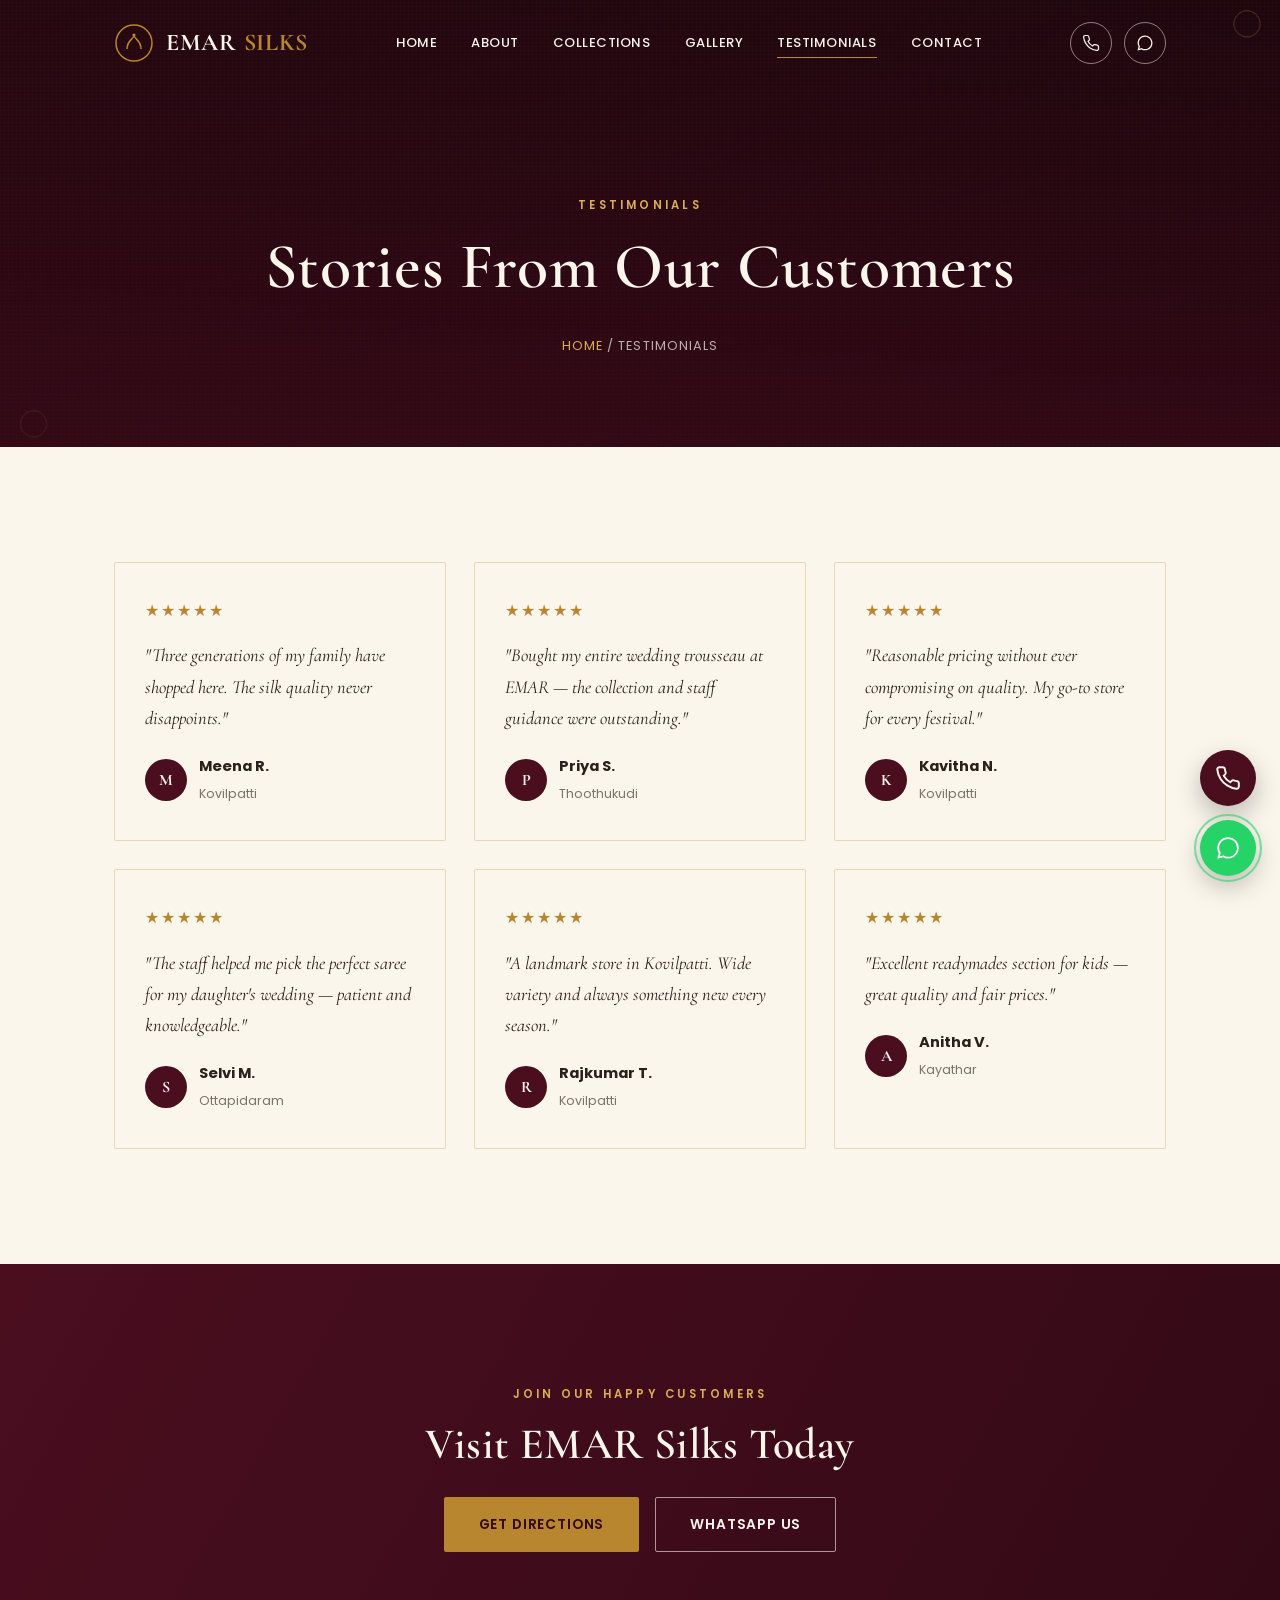
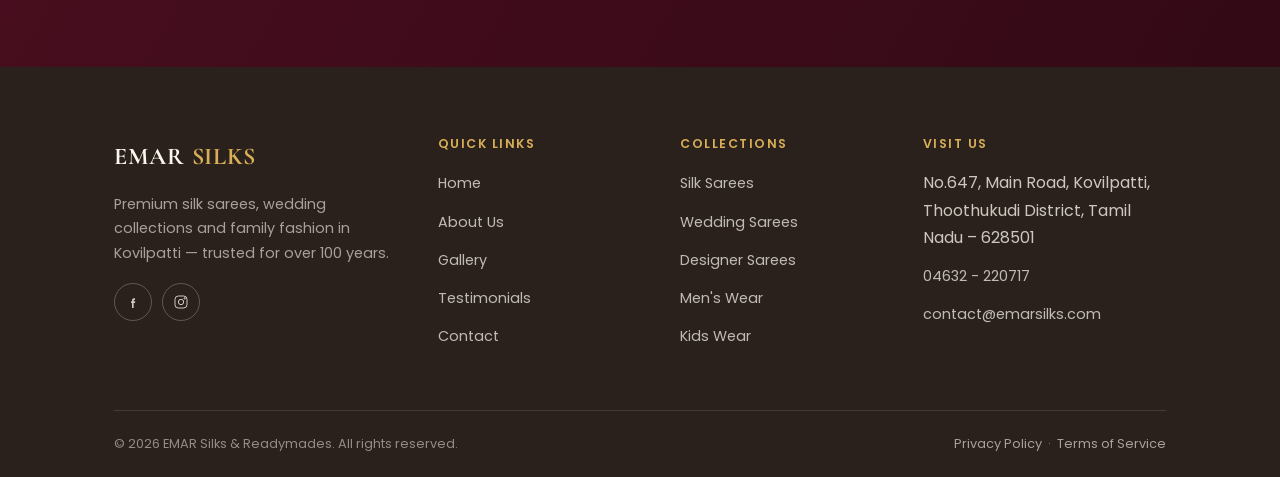
<file: testimonials.html>
<!DOCTYPE html>
<html lang="en">
<head>
<meta charset="UTF-8">
<meta name="viewport" content="width=device-width, initial-scale=1.0">
<title>Testimonials | EMAR SILKS — Kovilpatti</title>
<meta name="description" content="Read what our customers say about EMAR Silks — trusted quality, service and collections for over 100 years.">
<link rel="canonical" href="https://www.emarsilks.com/testimonials.html">
<meta property="og:title" content="Testimonials | EMAR SILKS">
<meta name="twitter:card" content="summary_large_image">
<link rel="icon" href="favicon.png" type="image/png">
<link rel="apple-touch-icon" href="assets/icons/favicon-180.png">
<link rel="preconnect" href="https://fonts.googleapis.com">
<link rel="preconnect" href="https://fonts.gstatic.com" crossorigin>
<link href="https://fonts.googleapis.com/css2?family=Cormorant+Garamond:wght@500;600;700&family=Poppins:wght@300;400;500;600;700&display=swap" rel="stylesheet">
<link rel="stylesheet" href="css/style.css">
</head>
<body>
<div class="page-loader"><svg class="loader-mark" viewBox="0 0 50 50"><circle cx="25" cy="25" r="20" fill="none" stroke="currentColor" stroke-width="3" stroke-dasharray="90 60" stroke-linecap="round"/></svg></div>

<header class="site-header">
  <div class="container">
    <a href="index.html" class="brand">
      <svg class="brand-mark" viewBox="0 0 40 40" fill="none"><circle cx="20" cy="20" r="18" stroke="#B8862E" stroke-width="1.5"/><path d="M13 26c0-8 5-9 7-13 2 4 7 5 7 13" stroke="#B8862E" stroke-width="1.5"/><circle cx="20" cy="12" r="1.6" fill="#B8862E"/></svg>
      <span class="brand-text">EMAR <span>SILKS</span></span>
    </a>
    <nav class="main-nav">
      <a href="index.html">Home</a>
      <a href="about.html">About</a>
      <a href="collections.html">Collections</a>
      <a href="gallery.html">Gallery</a>
      <a href="testimonials.html">Testimonials</a>
      <a href="contact.html">Contact</a>
    </nav>
    <div class="header-actions">
      <a href="tel:+9104632220717" class="icon-btn search-hide" aria-label="Call EMAR Silks" data-call><svg viewBox="0 0 24 24" fill="none" stroke="currentColor" stroke-width="1.6"><path d="M22 16.92v3a2 2 0 0 1-2.18 2 19.79 19.79 0 0 1-8.63-3.07 19.5 19.5 0 0 1-6-6 19.79 19.79 0 0 1-3.07-8.67A2 2 0 0 1 4.11 2h3a2 2 0 0 1 2 1.72c.127.96.361 1.903.7 2.81a2 2 0 0 1-.45 2.11L8.09 9.91a16 16 0 0 0 6 6l1.27-1.27a2 2 0 0 1 2.11-.45c.907.339 1.85.573 2.81.7A2 2 0 0 1 22 16.92z"/></svg></a>
      <a href="#" class="icon-btn" aria-label="WhatsApp Us" data-whatsapp><svg viewBox="0 0 24 24" fill="currentColor"><path d="M12.04 2C6.58 2 2.13 6.45 2.13 11.91c0 1.71.45 3.38 1.3 4.85L2.05 22l5.36-1.4a9.9 9.9 0 0 0 4.63 1.18h.01c5.46 0 9.91-4.45 9.91-9.91 0-2.65-1.03-5.14-2.9-7.01A9.87 9.87 0 0 0 12.04 2zm0 18.13c-1.45 0-2.87-.39-4.1-1.13l-.29-.17-3.18.83.85-3.1-.19-.32a8.18 8.18 0 0 1-1.26-4.33c0-4.52 3.68-8.2 8.2-8.2 2.19 0 4.25.85 5.8 2.4a8.15 8.15 0 0 1 2.4 5.8c0 4.52-3.68 8.22-8.23 8.22z"/></svg></a>
    </div>
    <button class="nav-toggle" aria-label="Toggle menu"><span></span></button>
  </div>
</header>

<section class="page-hero">
  <div class="container">
    <span class="eyebrow" style="color:var(--gold-bright)">Testimonials</span>
    <h1>Stories From Our Customers</h1>
    <div class="breadcrumb"><a href="index.html">Home</a> / Testimonials</div>
  </div>
</section>

<section>
  <div class="container">
    <div class="t-grid reveal-stagger" style="grid-template-columns:repeat(3,1fr);">
      <div class="t-card"><div class="t-stars">★★★★★</div><p class="t-quote">"Three generations of my family have shopped here. The silk quality never disappoints."</p><div class="t-who"><div class="t-avatar">M</div><div><b>Meena R.</b><span>Kovilpatti</span></div></div></div>
      <div class="t-card"><div class="t-stars">★★★★★</div><p class="t-quote">"Bought my entire wedding trousseau at EMAR — the collection and staff guidance were outstanding."</p><div class="t-who"><div class="t-avatar">P</div><div><b>Priya S.</b><span>Thoothukudi</span></div></div></div>
      <div class="t-card"><div class="t-stars">★★★★★</div><p class="t-quote">"Reasonable pricing without ever compromising on quality. My go-to store for every festival."</p><div class="t-who"><div class="t-avatar">K</div><div><b>Kavitha N.</b><span>Kovilpatti</span></div></div></div>
      <div class="t-card"><div class="t-stars">★★★★★</div><p class="t-quote">"The staff helped me pick the perfect saree for my daughter's wedding — patient and knowledgeable."</p><div class="t-who"><div class="t-avatar">S</div><div><b>Selvi M.</b><span>Ottapidaram</span></div></div></div>
      <div class="t-card"><div class="t-stars">★★★★★</div><p class="t-quote">"A landmark store in Kovilpatti. Wide variety and always something new every season."</p><div class="t-who"><div class="t-avatar">R</div><div><b>Rajkumar T.</b><span>Kovilpatti</span></div></div></div>
      <div class="t-card"><div class="t-stars">★★★★★</div><p class="t-quote">"Excellent readymades section for kids — great quality and fair prices."</p><div class="t-who"><div class="t-avatar">A</div><div><b>Anitha V.</b><span>Kayathar</span></div></div></div>
    </div>
  </div>
</section>

<section class="cta-band">
  <div class="container reveal">
    <span class="eyebrow">Join Our Happy Customers</span>
    <h2>Visit EMAR Silks Today</h2>
    <div class="cta-actions">
      <a href="contact.html" class="btn btn-gold">Get Directions</a>
      <a href="#" class="btn btn-outline" data-whatsapp data-whatsapp-msg="Vanakkam EMAR Silks! I would like to visit your showroom.">WhatsApp Us</a>
    </div>
  </div>
</section>

<footer class="site-footer">
  <div class="container">
    <div class="footer-grid">
      <div class="footer-brand">
        <span class="brand-text">EMAR <span style="color:var(--gold-bright)">SILKS</span></span>
        <p>Premium silk sarees, wedding collections and family fashion in Kovilpatti — trusted for over 100 years.</p>
        <div class="footer-social">
          <a href="https://www.facebook.com/Emarsilks-1768738646747680/" aria-label="Facebook" target="_blank" rel="noopener"><svg viewBox="0 0 24 24" fill="currentColor"><path d="M13.5 9H15V6.5h-1.5C11.6 6.5 10.5 7.6 10.5 9.5V11H9v2.5h1.5V21H13v-7.5h2l.5-2.5h-2.5v-1c0-.6.4-1 1-1z"/></svg></a>
          <a href="#" aria-label="Instagram"><svg viewBox="0 0 24 24" fill="none" stroke="currentColor" stroke-width="1.5"><rect x="3" y="3" width="18" height="18" rx="5"/><circle cx="12" cy="12" r="4"/><circle cx="17.5" cy="6.5" r="1"/></svg></a>
        </div>
      </div>
      <div class="footer-col"><h4>Quick Links</h4><ul><li><a href="index.html">Home</a></li><li><a href="about.html">About Us</a></li><li><a href="gallery.html">Gallery</a></li><li><a href="testimonials.html">Testimonials</a></li><li><a href="contact.html">Contact</a></li></ul></div>
      <div class="footer-col"><h4>Collections</h4><ul><li><a href="collections.html#silk-sarees">Silk Sarees</a></li><li><a href="collections.html#wedding">Wedding Sarees</a></li><li><a href="collections.html#designer">Designer Sarees</a></li><li><a href="collections.html#mens">Men's Wear</a></li><li><a href="collections.html#kids">Kids Wear</a></li></ul></div>
      <div class="footer-col"><h4>Visit Us</h4><ul><li>No.647, Main Road, Kovilpatti,<br>Thoothukudi District, Tamil Nadu – 628501</li><li><a href="tel:+9104632220717">04632 - 220717</a></li><li><a href="mailto:contact@emarsilks.com">contact@emarsilks.com</a></li></ul></div>
    </div>
    <div class="footer-bottom">
      <span>&copy; <span class="current-year">2026</span> EMAR Silks &amp; Readymades. All rights reserved.</span>
      <span><a href="privacy.html">Privacy Policy</a> &nbsp;·&nbsp; <a href="terms.html">Terms of Service</a></span>
    </div>
  </div>
</footer>

<div class="floating-actions">
  <button class="fab scroll-top" aria-label="Scroll to top"><svg viewBox="0 0 24 24" fill="none" stroke="currentColor" stroke-width="2"><path d="M12 19V5M5 12l7-7 7 7"/></svg></button>
  <a href="tel:+9104632220717" class="fab fab-call" aria-label="Call EMAR Silks" data-call><svg viewBox="0 0 24 24" fill="none" stroke="currentColor" stroke-width="1.8"><path d="M22 16.92v3a2 2 0 0 1-2.18 2 19.79 19.79 0 0 1-8.63-3.07 19.5 19.5 0 0 1-6-6 19.79 19.79 0 0 1-3.07-8.67A2 2 0 0 1 4.11 2h3a2 2 0 0 1 2 1.72c.127.96.361 1.903.7 2.81a2 2 0 0 1-.45 2.11L8.09 9.91a16 16 0 0 0 6 6l1.27-1.27a2 2 0 0 1 2.11-.45c.907.339 1.85.573 2.81.7A2 2 0 0 1 22 16.92z"/></svg></a>
  <a href="#" class="fab fab-whatsapp" aria-label="WhatsApp EMAR Silks" data-whatsapp data-whatsapp-msg="Vanakkam EMAR Silks! I would like to visit your showroom."><svg viewBox="0 0 24 24" fill="currentColor"><path d="M12.04 2C6.58 2 2.13 6.45 2.13 11.91c0 1.71.45 3.38 1.3 4.85L2.05 22l5.36-1.4a9.9 9.9 0 0 0 4.63 1.18h.01c5.46 0 9.91-4.45 9.91-9.91 0-2.65-1.03-5.14-2.9-7.01A9.87 9.87 0 0 0 12.04 2zm0 18.13c-1.45 0-2.87-.39-4.1-1.13l-.29-.17-3.18.83.85-3.1-.19-.32a8.18 8.18 0 0 1-1.26-4.33c0-4.52 3.68-8.2 8.2-8.2 2.19 0 4.25.85 5.8 2.4a8.15 8.15 0 0 1 2.4 5.8c0 4.52-3.68 8.22-8.23 8.22z"/></svg></a>
</div>

<script src="js/main.js"></script>
</body>
</html>
</file>
<file: css/style.css>
/* =========================================================
   EMAR SILKS — Premium Heritage Textile Website
   Design tokens grounded in Kanjivaram saree craft:
   wine body, temple gold zari, peacock pallu accent, silk ivory ground
   ========================================================= */

:root{
  /* Color */
  --wine:        #4A0E1F;   /* Kanjivaram body maroon */
  --wine-deep:   #330916;   /* shadows / hover depth */
  --gold:        #B8862E;   /* antique zari gold */
  --gold-bright: #D9AF56;   /* highlight gold, sparing use */
  --peacock:     #0F5C55;   /* pallu jewel-green accent, used sparingly */
  --ivory:       #FBF6EC;   /* silk ivory background */
  --ivory-deep:  #F3EAD8;   /* section alt background */
  --beige:       #F0E4D0;   /* warm beige accent */
  --charcoal:    #2A211D;   /* warm near-black text */
  --charcoal-60: rgba(42,33,29,.62);

  /* Type */
  --font-display: 'Cormorant Garamond', serif;
  --font-body: 'Poppins', sans-serif;

  /* Layout */
  --container: 1180px;
  --radius: 2px;
  --gutter: clamp(20px, 5vw, 64px);

  /* Motion */
  --ease: cubic-bezier(.22,.61,.36,1);
}

*,*::before,*::after{ box-sizing: border-box; }
html{ scroll-behavior: smooth; }
body{
  margin:0;
  font-family: var(--font-body);
  background: var(--ivory);
  color: var(--charcoal);
  line-height: 1.7;
  -webkit-font-smoothing: antialiased;
  overflow-x: hidden;
}
h1,h2,h3,h4{
  font-family: var(--font-display);
  color: var(--wine);
  font-weight: 600;
  line-height: 1.15;
  margin: 0 0 .5em;
  letter-spacing: .01em;
}
h1{ font-size: clamp(2.6rem, 5vw, 4.6rem); font-weight: 600; }
h2{ font-size: clamp(2rem, 3.4vw, 2.9rem); }
h3{ font-size: clamp(1.3rem, 2vw, 1.6rem); }
p{ margin: 0 0 1em; color: var(--charcoal-60); }
a{ color: inherit; text-decoration:none; }
img{ max-width:100%; display:block; }
ul{ margin:0; padding:0; list-style:none; }
.container{ max-width: var(--container); margin: 0 auto; padding: 0 var(--gutter); }
.eyebrow{
  font-family: var(--font-body);
  text-transform: uppercase;
  letter-spacing: .28em;
  font-size: .72rem;
  color: var(--gold);
  font-weight: 600;
  display:inline-block;
  margin-bottom: 14px;
}
section{ padding: clamp(64px,9vw,120px) 0; position: relative; }
.section-alt{ background: var(--ivory-deep); }

/* Focus visibility */
a:focus-visible, button:focus-visible, input:focus-visible, textarea:focus-visible{
  outline: 2px solid var(--peacock);
  outline-offset: 3px;
}

@media (prefers-reduced-motion: reduce){
  *{ animation-duration: .001ms !important; animation-iteration-count: 1 !important; transition-duration: .001ms !important; scroll-behavior: auto !important; }
}

/* =========== Signature element: woven temple-border (mankolam) divider ===========
   A repeating SVG motif echoing the mango/kumbham border woven into a Kanjivaram
   saree — used as a section divider throughout the site instead of a generic rule. */
.temple-divider{
  height: 22px;
  width: 100%;
  background-image: url("data:image/svg+xml,%3Csvg xmlns='http://www.w3.org/2000/svg' width='44' height='22' viewBox='0 0 44 22'%3E%3Cg fill='none' stroke='%23B8862E' stroke-width='1.4'%3E%3Cpath d='M4 20c0-8 6-8 6-16 0 8 6 8 6 16'/%3E%3Cpath d='M26 20c0-8 6-8 6-16 0 8 6 8 6 16'/%3E%3Ccircle cx='10' cy='4' r='1.6' fill='%234A0E1F' stroke='none'/%3E%3Ccircle cx='32' cy='4' r='1.6' fill='%234A0E1F' stroke='none'/%3E%3C/g%3E%3C/svg%3E");
  background-repeat: repeat-x;
  background-position: center;
  opacity: .8;
}
.temple-divider.on-dark{
  background-image: url("data:image/svg+xml,%3Csvg xmlns='http://www.w3.org/2000/svg' width='44' height='22' viewBox='0 0 44 22'%3E%3Cg fill='none' stroke='%23D9AF56' stroke-width='1.4'%3E%3Cpath d='M4 20c0-8 6-8 6-16 0 8 6 8 6 16'/%3E%3Cpath d='M26 20c0-8 6-8 6-16 0 8 6 8 6 16'/%3E%3Ccircle cx='10' cy='4' r='1.6' fill='%23FBF6EC' stroke='none'/%3E%3Ccircle cx='32' cy='4' r='1.6' fill='%23FBF6EC' stroke='none'/%3E%3C/g%3E%3C/svg%3E");
}

/* =========================== Buttons =========================== */
.btn{
  display:inline-flex; align-items:center; justify-content:center; gap:10px;
  padding: 15px 34px;
  font-family: var(--font-body);
  font-size: .86rem;
  font-weight: 600;
  letter-spacing: .06em;
  text-transform: uppercase;
  border-radius: var(--radius);
  border: 1px solid transparent;
  cursor: pointer;
  transition: transform .35s var(--ease), background .35s var(--ease), color .35s var(--ease), border-color .35s var(--ease);
  white-space: nowrap;
}
.btn-primary{ background: var(--wine); color: var(--ivory); }
.btn-primary:hover{ background: var(--wine-deep); transform: translateY(-2px); }
.btn-gold{ background: var(--gold); color: var(--wine-deep); }
.btn-gold:hover{ background: var(--gold-bright); transform: translateY(-2px); }
.btn-outline{ background: transparent; color: var(--ivory); border-color: rgba(251,246,236,.6); }
.btn-outline:hover{ background: rgba(251,246,236,.12); border-color: var(--ivory); transform: translateY(-2px); }
.btn-outline-dark{ background: transparent; color: var(--wine); border-color: var(--wine); }
.btn-outline-dark:hover{ background: var(--wine); color: var(--ivory); }
.btn svg{ width:16px; height:16px; }

/* =========================== Header =========================== */
.site-header{
  position: fixed; top:0; left:0; right:0; z-index: 1000;
  background: transparent;
  padding: 22px 0;
  transition: background .4s var(--ease), padding .4s var(--ease), box-shadow .4s var(--ease);
}
.site-header.scrolled{
  background: rgba(251,246,236,.94);
  backdrop-filter: blur(10px);
  padding: 12px 0;
  box-shadow: 0 6px 24px rgba(74,14,31,.08);
}
.site-header .container{ display:flex; align-items:center; justify-content:space-between; }
.brand{ display:flex; align-items:center; gap:12px; }
.brand-mark{ width:40px; height:40px; flex-shrink:0; }
.brand-text{ font-family: var(--font-display); font-size: 1.5rem; font-weight:700; color: var(--wine); letter-spacing: .03em; }
.site-header:not(.scrolled) .brand-text{ color: var(--ivory); }
.brand-text span{ color: var(--gold); }

.main-nav{ display:flex; align-items:center; gap:2px; }
.main-nav a{
  font-size: .82rem; font-weight:500; letter-spacing:.04em; text-transform:uppercase;
  padding: 10px 16px; color: var(--charcoal); position:relative;
}
.site-header:not(.scrolled) .main-nav a{ color: var(--ivory); }
.main-nav a::after{
  content:''; position:absolute; left:16px; right:16px; bottom:6px; height:1px;
  background: var(--gold); transform: scaleX(0); transform-origin: left; transition: transform .35s var(--ease);
}
.main-nav a:hover::after, .main-nav a.active::after{ transform: scaleX(1); }
.main-nav a.active{ color: var(--gold); }

.header-actions{ display:flex; align-items:center; gap:12px; }
.icon-btn{
  width:42px;height:42px;border-radius:50%;display:flex;align-items:center;justify-content:center;
  border:1px solid rgba(184,134,46,.5); color: var(--wine); transition: background .3s var(--ease), transform .3s var(--ease);
}
.site-header:not(.scrolled) .icon-btn{ color: var(--ivory); border-color: rgba(251,246,236,.5); }
.icon-btn:hover{ background: var(--gold); color:var(--wine-deep); transform: translateY(-2px); }
.icon-btn svg{ width:18px; height:18px; }

.nav-toggle{ display:none; width:42px; height:42px; align-items:center; justify-content:center; background:none; border:none; cursor:pointer; }
.nav-toggle span, .nav-toggle::before, .nav-toggle::after{ content:''; display:block; width:24px; height:2px; background: var(--wine); position:relative; transition: all .3s var(--ease); }
.site-header:not(.scrolled) .nav-toggle span,
.site-header:not(.scrolled) .nav-toggle::before,
.site-header:not(.scrolled) .nav-toggle::after{ background: var(--ivory); }
.nav-toggle::before{ position:absolute; transform: translateY(-8px); }
.nav-toggle::after{ position:absolute; transform: translateY(8px); }

@media (max-width: 960px){
  .main-nav{
    position: fixed; inset: 0 0 0 30%; background: var(--wine); flex-direction:column; justify-content:center; align-items:flex-start;
    padding: 40px var(--gutter); gap: 6px; transform: translateX(100%); transition: transform .5s var(--ease); z-index: 1001;
  }
  .main-nav.open{ transform: translateX(0); }
  .main-nav a{ color: var(--ivory) !important; font-size: 1.1rem; padding: 12px 0; }
  .nav-toggle{ display:flex; }
  .header-actions .icon-btn.search-hide{ display:none; }
}

/* =========================== Hero =========================== */
.hero{
  min-height: 100vh; display:flex; align-items:center; position:relative;
  background: linear-gradient(180deg, rgba(20,4,9,.55), rgba(51,9,22,.72)), url('../assets/images/hero-saree.jpg') center/cover no-repeat;
  color: var(--ivory);
}
.hero::after{
  content:''; position:absolute; inset:0; pointer-events:none;
  background: radial-gradient(ellipse at 50% 100%, rgba(184,134,46,.18), transparent 60%);
}
.hero-content{ max-width: 760px; position:relative; z-index:2; }
.hero-content h1{ color: var(--ivory); opacity:0; transform: translateY(24px); animation: reveal .9s var(--ease) .3s forwards; }
.hero-content .eyebrow{ opacity:0; transform: translateY(16px); animation: reveal .8s var(--ease) .05s forwards; }
.hero-sub{ font-size: 1.1rem; color: rgba(251,246,236,.88); max-width: 520px; opacity:0; transform: translateY(20px); animation: reveal .9s var(--ease) .55s forwards; }
.hero-sub strong{ color: var(--gold-bright); font-weight: 600; }
.hero-actions{ display:flex; gap:16px; flex-wrap:wrap; margin-top: 32px; opacity:0; transform: translateY(20px); animation: reveal .9s var(--ease) .8s forwards; }
.hero-scroll{
  position:absolute; bottom: 36px; left:50%; transform: translateX(-50%); z-index:2;
  display:flex; flex-direction:column; align-items:center; gap:8px; color: rgba(251,246,236,.75);
  font-size: .7rem; letter-spacing:.2em; text-transform:uppercase;
}
.hero-scroll .line{ width:1px; height:34px; background: rgba(251,246,236,.5); overflow:hidden; }
.hero-scroll .line::after{ content:''; display:block; width:100%; height:50%; background: var(--gold); animation: scrollLine 1.8s ease-in-out infinite; }
@keyframes scrollLine{ 0%{ transform: translateY(-100%);} 100%{ transform: translateY(200%);} }
@keyframes reveal{ to{ opacity:1; transform: translateY(0); } }

/* =========================== Scroll reveal (JS-driven) =========================== */
.reveal{ opacity:0; transform: translateY(36px); transition: opacity .9s var(--ease), transform .9s var(--ease); }
.reveal.is-visible{ opacity:1; transform: translateY(0); }
.reveal-stagger > *{ opacity:0; transform: translateY(30px); transition: opacity .7s var(--ease), transform .7s var(--ease); }
.reveal-stagger.is-visible > *{ opacity:1; transform: translateY(0); }
.reveal-stagger.is-visible > *:nth-child(1){ transition-delay: .05s; }
.reveal-stagger.is-visible > *:nth-child(2){ transition-delay: .15s; }
.reveal-stagger.is-visible > *:nth-child(3){ transition-delay: .25s; }
.reveal-stagger.is-visible > *:nth-child(4){ transition-delay: .35s; }
.reveal-stagger.is-visible > *:nth-child(5){ transition-delay: .45s; }
.reveal-stagger.is-visible > *:nth-child(6){ transition-delay: .55s; }
.reveal-stagger.is-visible > *:nth-child(7){ transition-delay: .65s; }
.reveal-stagger.is-visible > *:nth-child(8){ transition-delay: .75s; }

/* =========================== Section heading =========================== */
.section-head{ max-width: 640px; margin: 0 auto 56px; text-align:center; }
.section-head.left{ margin: 0 0 48px; text-align:left; }
.section-head p{ font-size: 1.02rem; }

/* =========================== About =========================== */
.about-grid{ display:grid; grid-template-columns: .9fr 1.1fr; gap: clamp(32px,6vw,90px); align-items:center; }
.about-media{ position:relative; }
.about-media img{ border-radius: var(--radius); width:100%; height:auto; }
.about-media .frame{
  position:absolute; inset: 18px -18px -18px 18px; border: 1.5px solid var(--gold); z-index:-1;
}
@media (max-width: 860px){
  .about-grid{ grid-template-columns: 1fr; }
  .about-media{ max-width: 420px; margin: 0 auto; }
  .about-media .frame{ inset: 14px -14px -14px 14px; }
}
.stat-row{ display:flex; gap: clamp(24px,4vw,56px); margin-top: 36px; flex-wrap:wrap; }
.stat b{ display:block; font-family: var(--font-display); font-size: 2.4rem; color: var(--wine); line-height:1; }
.stat span{ font-size: .78rem; text-transform:uppercase; letter-spacing:.1em; color: var(--charcoal-60); }
.pillars{ display:grid; grid-template-columns: repeat(2,1fr); gap: 20px; margin-top: 30px; }
.pillar{ padding: 18px 0; border-top: 1px solid rgba(184,134,46,.3); }
.pillar h4{ font-size: 1.05rem; margin-bottom: 4px; }
.pillar p{ font-size: .92rem; margin:0; }

/* =========================== Collection cards =========================== */
.grid-cards{ display:grid; grid-template-columns: repeat(4, 1fr); gap: 24px; }
.grid-cards.cols-3{ grid-template-columns: repeat(3,1fr); }
.card{
  position:relative; border-radius: var(--radius); overflow:hidden; aspect-ratio: 3/4;
  background: var(--charcoal);
}
.card img{ width:100%; height:100%; object-fit:cover; transition: transform .8s var(--ease); }
.card:hover img{ transform: scale(1.08); }
.card::after{
  content:''; position:absolute; inset:0;
  background: linear-gradient(180deg, transparent 40%, rgba(20,4,9,.88) 100%);
}
.card-body{ position:absolute; left:0; right:0; bottom:0; padding: 22px; z-index:2; }
.card-body h3{ color: var(--ivory); margin-bottom:6px; }
.card-body p{ color: rgba(251,246,236,.78); font-size: .86rem; margin-bottom: 14px; }
.card-link{ display:inline-flex; align-items:center; gap:8px; color: var(--gold-bright); font-size:.78rem; text-transform:uppercase; letter-spacing:.1em; font-weight:600; }
.card-link svg{ width:14px; height:14px; transition: transform .3s var(--ease); }
.card:hover .card-link svg{ transform: translateX(4px); }
.card-tag{
  position:absolute; top:16px; left:16px; z-index:2; background: rgba(251,246,236,.92); color: var(--wine);
  font-size: .68rem; text-transform:uppercase; letter-spacing:.08em; font-weight:700; padding: 5px 12px; border-radius: 20px;
}

@media (max-width: 1080px){ .grid-cards{ grid-template-columns: repeat(2,1fr);} }
@media (max-width: 560px){ .grid-cards, .grid-cards.cols-3{ grid-template-columns: 1fr;} }

/* =========================== Why choose us =========================== */
.why-grid{ display:grid; grid-template-columns: repeat(3,1fr); gap: 1px; background: rgba(184,134,46,.3); border: 1px solid rgba(184,134,46,.3); }
.why-item{ background: var(--ivory); padding: 40px 32px; transition: background .4s var(--ease); }
.why-item:hover{ background: var(--ivory-deep); }
.why-icon{ width:44px; height:44px; color: var(--gold); margin-bottom: 20px; }
.why-item h4{ margin-bottom: 8px; }
.why-item p{ font-size: .92rem; margin:0; }
@media (max-width: 860px){ .why-grid{ grid-template-columns: 1fr 1fr; } }
@media (max-width: 560px){ .why-grid{ grid-template-columns: 1fr; } }

/* =========================== Festival strip =========================== */
.festival{
  background: var(--wine); color: var(--ivory); position:relative; overflow:hidden;
}
.festival::before{
  content:''; position:absolute; inset:0; opacity:.08;
  background-image: url("data:image/svg+xml,%3Csvg xmlns='http://www.w3.org/2000/svg' width='120' height='120' viewBox='0 0 120 120'%3E%3Cg fill='none' stroke='%23D9AF56' stroke-width='1'%3E%3Ccircle cx='60' cy='60' r='40'/%3E%3Ccircle cx='60' cy='60' r='26'/%3E%3Cpath d='M60 20v80M20 60h80'/%3E%3C/g%3E%3C/svg%3E");
  background-size: 120px 120px;
}
.festival-row{ display:flex; gap: 18px; flex-wrap:wrap; position:relative; z-index:1; }
.festival-chip{
  flex:1; min-width: 220px; border: 1px solid rgba(217,175,86,.4); padding: 28px 26px; border-radius: var(--radius);
  transition: border-color .35s var(--ease), background .35s var(--ease), transform .35s var(--ease);
}
.festival-chip:hover{ border-color: var(--gold-bright); background: rgba(217,175,86,.08); transform: translateY(-4px); }
.festival-chip h4{ color: var(--gold-bright); font-family: var(--font-display); font-size:1.4rem; margin-bottom:8px; }
.festival-chip p{ color: rgba(251,246,236,.75); font-size: .88rem; margin:0; }

/* =========================== Testimonials =========================== */
.t-grid{ display:grid; grid-template-columns: repeat(3,1fr); gap: 28px; }
.t-card{ background: var(--ivory); border: 1px solid rgba(184,134,46,.28); padding: 34px 30px; border-radius: var(--radius); position:relative; }
.t-stars{ color: var(--gold); letter-spacing: 2px; margin-bottom: 16px; font-size: 1rem; }
.t-quote{ font-family: var(--font-display); font-size: 1.15rem; font-style: italic; color: var(--charcoal); margin-bottom: 20px; }
.t-who{ display:flex; align-items:center; gap:12px; }
.t-avatar{ width:42px;height:42px; border-radius:50%; background: var(--wine); color: var(--ivory); display:flex; align-items:center; justify-content:center; font-family: var(--font-display); font-weight:700; }
.t-who b{ display:block; font-size: .92rem; }
.t-who span{ font-size: .78rem; color: var(--charcoal-60); }
@media (max-width: 900px){ .t-grid{ grid-template-columns: 1fr; } }

/* =========================== Gallery ============================= */
.gallery-grid{ columns: 4 220px; column-gap: 18px; }
.gallery-item{ break-inside: avoid; margin-bottom: 18px; position: relative; border-radius: var(--radius); overflow:hidden; cursor: zoom-in; }
.gallery-item img{ width:100%; transition: transform .6s var(--ease); }
.gallery-item:hover img{ transform: scale(1.05); }
.gallery-item::after{ content:'\002B'; position:absolute; inset:0; display:flex; align-items:center; justify-content:center; font-size:2rem; color:#fff; background: rgba(74,14,31,0); transition: background .35s var(--ease); }
.gallery-item:hover::after{ background: rgba(74,14,31,.45); }

.lightbox{ position: fixed; inset:0; background: rgba(20,4,9,.94); z-index: 2000; display:none; align-items:center; justify-content:center; padding: 40px; }
.lightbox.open{ display:flex; }
.lightbox img{ max-width: 90vw; max-height: 84vh; border: 4px solid var(--ivory); }
.lightbox-close{ position:absolute; top:24px; right:32px; width:44px; height:44px; border-radius:50%; border:1px solid rgba(251,246,236,.4); color:#fff; background:none; font-size:1.3rem; cursor:pointer; }
.lightbox-nav{ position:absolute; top:50%; transform: translateY(-50%); width:48px; height:48px; border-radius:50%; border:1px solid rgba(251,246,236,.4); background:none; color:#fff; cursor:pointer; font-size:1.2rem; }
.lightbox-prev{ left: 24px; } .lightbox-next{ right: 24px; }

/* =========================== Showroom / Map ============================= */
.visit-grid{ display:grid; grid-template-columns: 1fr 1fr; gap: 0; border-radius: var(--radius); overflow:hidden; box-shadow: 0 30px 60px rgba(74,14,31,.12); }
.visit-info{ background: var(--wine); color: var(--ivory); padding: clamp(36px,5vw,60px); }
.visit-info h2{ color: var(--ivory); }
.info-line{ display:flex; gap:16px; margin-bottom: 22px; align-items:flex-start; }
.info-line svg{ width:20px; height:20px; color: var(--gold); flex-shrink:0; margin-top:3px; }
.info-line b{ display:block; font-size: .78rem; text-transform:uppercase; letter-spacing:.1em; color: var(--gold-bright); margin-bottom:2px; }
.info-line p{ color: rgba(251,246,236,.85); margin:0; font-size:.94rem; }
.visit-map{ min-height: 360px; }
.visit-map iframe{ width:100%; height:100%; border:0; filter: sepia(.15) saturate(1.1); min-height: 360px; }
@media (max-width: 860px){ .visit-grid{ grid-template-columns: 1fr; } }

/* =========================== Contact ============================= */
.contact-grid{ display:grid; grid-template-columns: 1fr 1fr; gap: clamp(30px,5vw,80px); }
.form-field{ margin-bottom: 20px; }
.form-field label{ display:block; font-size: .76rem; text-transform:uppercase; letter-spacing:.1em; color: var(--wine); margin-bottom: 8px; font-weight:600; }
.form-field input, .form-field textarea{
  width:100%; padding: 14px 16px; border: 1px solid rgba(184,134,46,.4); background: var(--ivory);
  font-family: var(--font-body); font-size: .95rem; border-radius: var(--radius); color: var(--charcoal);
  transition: border-color .3s var(--ease), box-shadow .3s var(--ease);
}
.form-field input:focus, .form-field textarea:focus{ border-color: var(--wine); box-shadow: 0 0 0 3px rgba(74,14,31,.08); outline:none; }
.form-note{ font-size: .82rem; color: var(--charcoal-60); margin-top: 14px; }
.form-success{ display:none; background: rgba(15,92,85,.1); border: 1px solid var(--peacock); color: var(--peacock); padding: 14px 18px; border-radius: var(--radius); margin-bottom: 18px; font-size: .9rem; }
.form-success.show{ display:block; }
.contact-quick{ display:flex; flex-direction:column; gap:16px; }
.quick-card{ display:flex; align-items:center; gap:18px; padding: 22px; border: 1px solid rgba(184,134,46,.3); border-radius: var(--radius); transition: border-color .3s var(--ease), transform .3s var(--ease); }
.quick-card:hover{ border-color: var(--gold); transform: translateX(4px); }
.quick-card .qi{ width:48px;height:48px;border-radius:50%; background: var(--wine); color: var(--gold-bright); display:flex; align-items:center; justify-content:center; flex-shrink:0; }
.quick-card .qi svg{ width:22px; height:22px; }
.quick-card b{ display:block; font-size:.95rem; }
.quick-card span{ font-size:.82rem; color: var(--charcoal-60); }
@media (max-width: 860px){ .contact-grid{ grid-template-columns: 1fr; } }

/* =========================== CTA band ============================= */
.cta-band{ background: linear-gradient(120deg, var(--wine), var(--wine-deep)); color: var(--ivory); text-align:center; }
.cta-band h2{ color: var(--ivory); }
.cta-band .eyebrow{ color: var(--gold-bright); }
.cta-actions{ display:flex; gap:16px; justify-content:center; flex-wrap:wrap; margin-top: 28px; }

/* =========================== Footer ============================= */
.site-footer{ background: var(--charcoal); color: rgba(251,246,236,.78); padding: 70px 0 0; }
.footer-grid{ display:grid; grid-template-columns: 1.4fr 1fr 1fr 1.2fr; gap: 40px; padding-bottom: 50px; }
.footer-brand .brand-text{ color: var(--ivory); }
.footer-brand p{ color: rgba(251,246,236,.6); font-size: .9rem; margin-top: 14px; max-width: 280px; }
.footer-col h4{ color: var(--gold-bright); font-family: var(--font-body); font-size: .78rem; text-transform:uppercase; letter-spacing:.12em; margin-bottom: 18px; }
.footer-col li{ margin-bottom: 11px; }
.footer-col a{ font-size: .9rem; color: rgba(251,246,236,.72); transition: color .3s var(--ease), padding-left .3s var(--ease); }
.footer-col a:hover{ color: var(--gold-bright); padding-left: 4px; }
.footer-social{ display:flex; gap:10px; margin-top:18px; }
.footer-social a{ width:38px;height:38px; border:1px solid rgba(251,246,236,.25); border-radius:50%; display:flex; align-items:center; justify-content:center; }
.footer-social a:hover{ border-color: var(--gold-bright); background: rgba(217,175,86,.1); }
.footer-social svg{ width:16px; height:16px; }
.footer-bottom{ border-top: 1px solid rgba(251,246,236,.12); padding: 22px 0; display:flex; justify-content:space-between; flex-wrap:wrap; gap:10px; font-size: .8rem; color: rgba(251,246,236,.5); }
.footer-bottom a{ color: rgba(251,246,236,.6); }
.footer-bottom a:hover{ color: var(--gold-bright); }
@media (max-width: 860px){ .footer-grid{ grid-template-columns: 1fr 1fr; } }
@media (max-width: 520px){ .footer-grid{ grid-template-columns: 1fr; } }

/* =========================== Floating buttons ============================= */
.floating-actions{ position: fixed; right: 24px; bottom: 24px; z-index: 900; display:flex; flex-direction:column; gap:14px; align-items:center; }
.fab{
  width: 56px; height:56px; border-radius:50%; display:flex; align-items:center; justify-content:center;
  box-shadow: 0 10px 26px rgba(0,0,0,.25); transition: transform .3s var(--ease); position:relative;
}
.fab:hover{ transform: translateY(-4px) scale(1.05); }
.fab-whatsapp{ background: #25D366; color:#fff; }
.fab-call{ background: var(--wine); color: var(--ivory); }
.fab svg{ width:26px; height:26px; }
.fab-whatsapp::before{
  content:''; position:absolute; inset:-6px; border-radius:50%; border:2px solid #25D366; opacity:.6;
  animation: pulse 2.2s ease-out infinite;
}
@keyframes pulse{ 0%{ transform: scale(.85); opacity:.7;} 100%{ transform: scale(1.35); opacity:0;} }
.scroll-top{
  width: 44px; height:44px; border-radius:50%; background: var(--charcoal); color: var(--ivory);
  display:flex; align-items:center; justify-content:center; opacity:0; pointer-events:none; transform: translateY(10px);
  transition: opacity .3s var(--ease), transform .3s var(--ease);
}
.scroll-top.show{ opacity:1; pointer-events:auto; transform: translateY(0); }
.scroll-top svg{ width:18px; height:18px; }

/* =========================== Page loader ============================= */
.page-loader{
  position: fixed; inset:0; background: var(--ivory); z-index: 3000; display:flex; align-items:center; justify-content:center;
  transition: opacity .6s var(--ease), visibility .6s var(--ease);
}
.page-loader.hidden{ opacity:0; visibility:hidden; }
.loader-mark{ width:56px; height:56px; color: var(--wine); animation: spin 1.4s linear infinite; }
@keyframes spin{ to{ transform: rotate(360deg); } }

/* =========================== Page hero (inner pages) ============================= */
.page-hero{
  padding: 190px 0 90px; text-align:center;
  background: linear-gradient(180deg, rgba(20,4,9,.68), rgba(51,9,22,.82)), url('../assets/images/page-hero.jpg') center/cover;
  color: var(--ivory);
}
.page-hero h1{ color: var(--ivory); }
.breadcrumb{ font-size:.8rem; letter-spacing:.08em; text-transform:uppercase; color: rgba(251,246,236,.7); margin-top:14px; }
.breadcrumb a{ color: var(--gold-bright); }

/* =========================== Utility ============================= */
.text-center{ text-align:center; }
.mt-0{ margin-top:0; }
.legal-body h2{ margin-top: 40px; font-size: 1.5rem; }
.legal-body p, .legal-body li{ color: var(--charcoal-60); }
.legal-body ul{ padding-left: 20px; list-style: disc; margin-bottom: 1em; }
</file>
